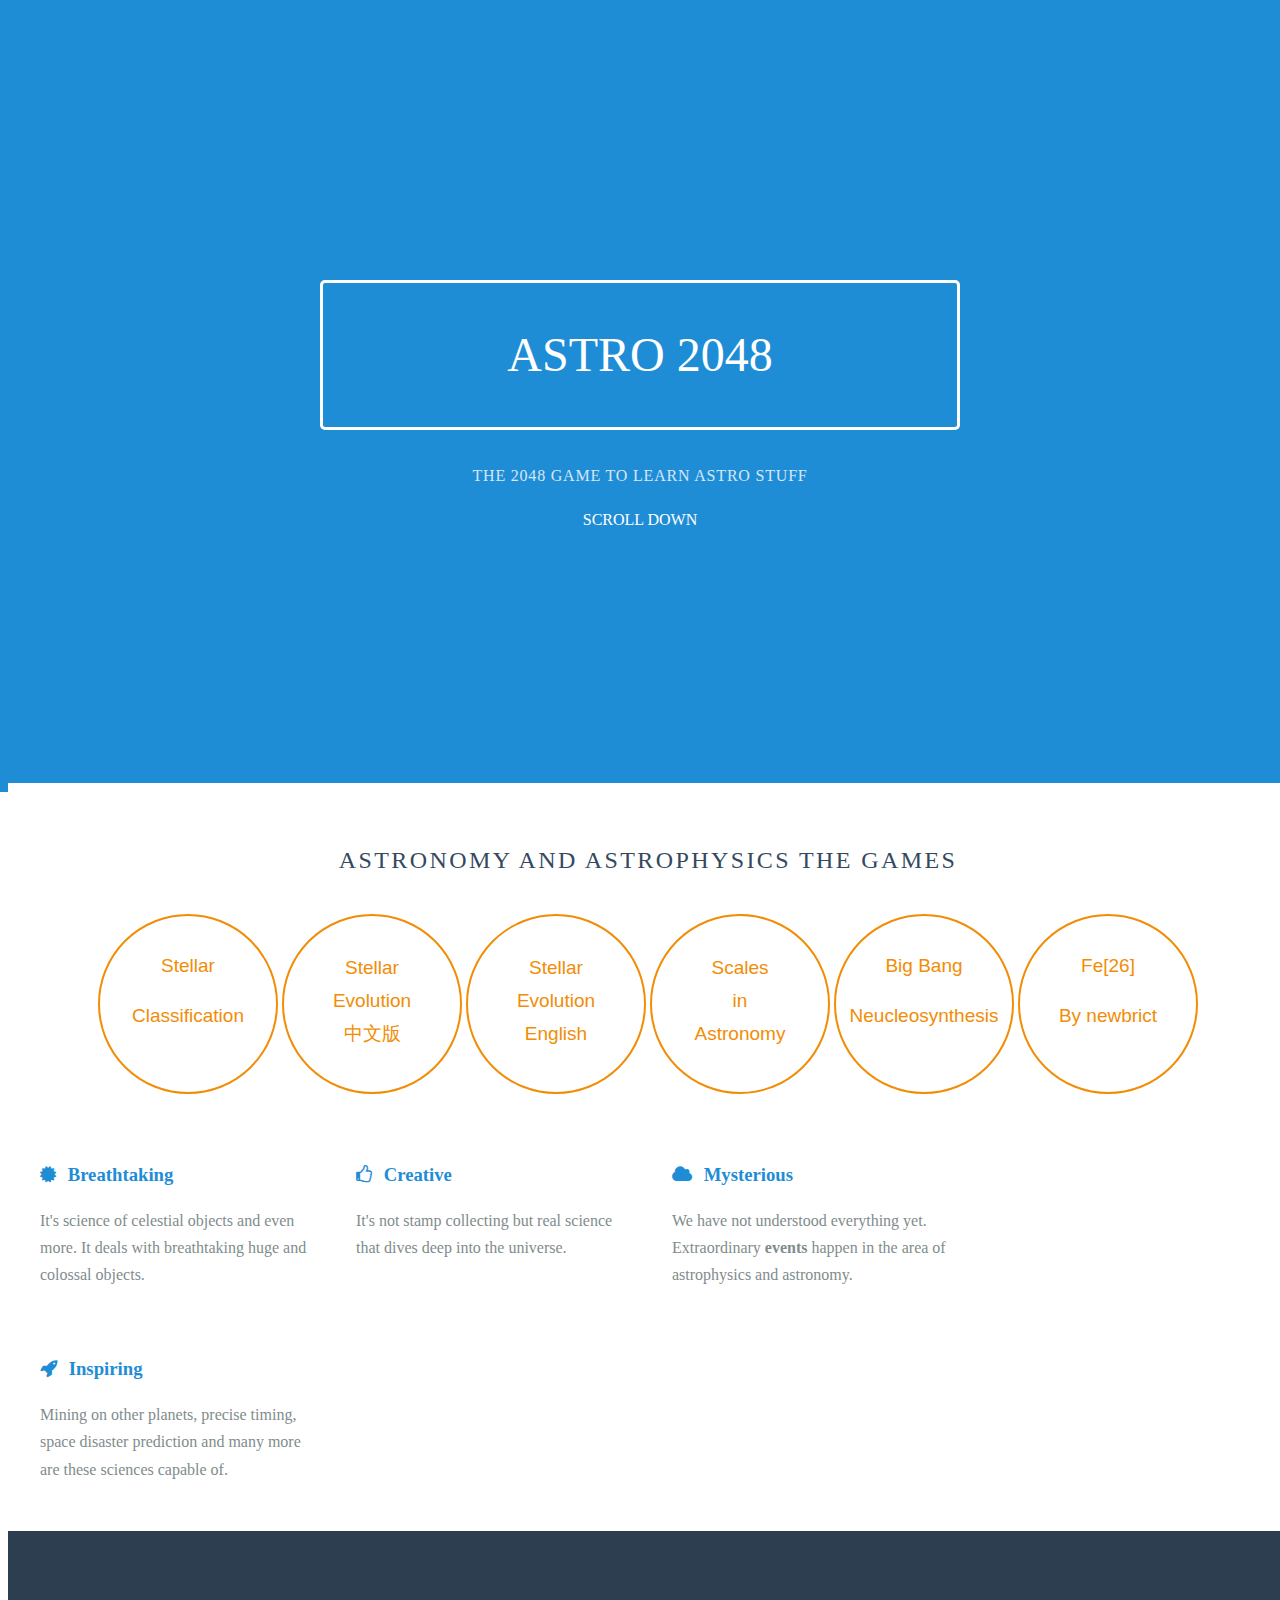
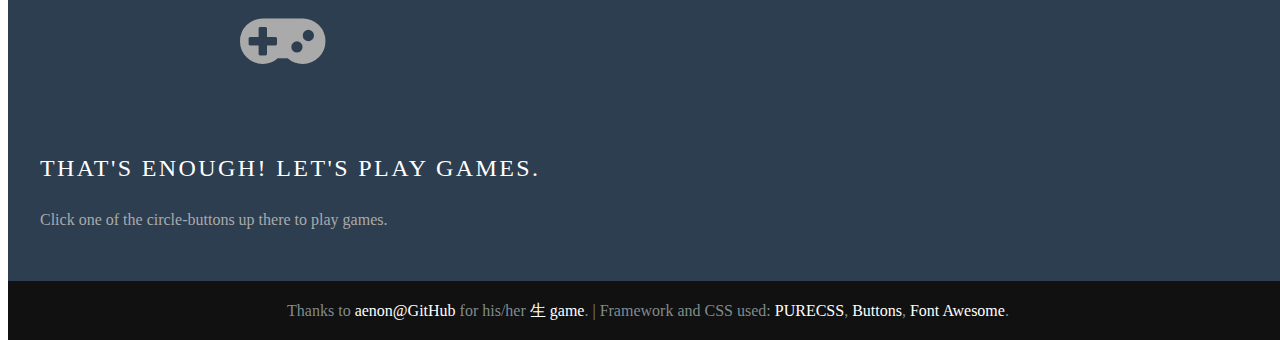
<file: index.html>
<!doctype html>
<html lang="en">
<head>
    <meta charset="utf-8">
<meta name="viewport" content="width=device-width, initial-scale=1.0">
<meta name="description" content="A list of 2048 games of astro kind">

    <title>Astro 2048 &ndash; 2048 Game</title>








<link rel="stylesheet" href="http://yui.yahooapis.com/pure/0.4.2/pure.css">

<link href="http://netdna.bootstrapcdn.com/font-awesome/4.0.3/css/font-awesome.css" rel="stylesheet">
<link rel="stylesheet" href="css/buttons.css">
<link rel="stylesheet" href="css/style.css">

    <!--[if lte IE 8]>
        <link rel="stylesheet" href="css/main-grid-old-ie.css">
    <![endif]-->
    <!--[if gt IE 8]><!-->
        <link rel="stylesheet" href="css/main-grid.css">
    <!--<![endif]-->



    <!--[if lte IE 8]>
        <link rel="stylesheet" href="css/layouts/marketing-old-ie.css">
    <![endif]-->
    <!--[if gt IE 8]><!-->
        <link rel="stylesheet" href="css/layouts/marketing.css">
    <!--<![endif]-->




<link rel="stylesheet" href="http://netdna.bootstrapcdn.com/font-awesome/4.0.3/css/font-awesome.css">








</head>
<body>









<div class="header">
    <div class="home-menu pure-menu pure-menu-open pure-menu-horizontal pure-menu-fixed">
        <a class="pure-menu-heading" >Astro 2048</a>

        <ul>
            <li class="pure-menu-selected"><a href="https://github.com/emptymalei/2048x"> <i class="fa fa-github">&nbsp; Source Code</i></a></li>
            <li class="pure-menu-selected"><a href="https://github.com/aenon/aenon.github.io" target="_blank"> <i class="fa fa-github">&nbsp; Aenon's 2048</i></a></li>
            <li class="pure-menu-selected"><a href="http://gabrielecirulli.github.io/2048/" target="_blank"> <i class="fa fa-github">&nbsp; The Original 2048</i></a></li>
        </ul>
    </div>
</div>

<div class="splash-container">
    <div class="splash">
        <h1 class="splash-head">Astro 2048</h1>
        <p class="splash-subhead">
            The 2048 Game to Learn Astro Stuff
        </p>
        <p>
            <span class="pure-button pure-button-primary">Scroll Down</span>
        </p>
    </div>
</div>

<div class="content-wrapper">
    <div class="content">
        <h2 class="content-head is-center">Astronomy and Astrophysics The Games</h2>


<div class="pure-u-g" style="text-align:center;padding:1em 0 2em 0;">

  <a href="stellarClassification/" class="button button-border-highlight button-circle two-lines">Stellar<br>Classification</a>
  <a href="stellarEvolution/index-cn.html" class="button button-border-highlight button-circle three-lines">Stellar<br>Evolution<br>中文版</a>
  <a href="stellarEvolution/index.html" class="button button-border-highlight button-circle three-lines">Stellar<br>Evolution<br>English</a>
  <a href="scalesInAstronomy/index.html" class="button button-border-highlight button-circle three-lines">Scales<br>in<br>Astronomy</a>
  <a href="nucleosynthesis/index.html" class="button button-border-highlight button-circle two-lines">Big Bang<br>Neucleosynthesis</a>
  <a href="http://newbrict.github.io/Fe26/" target="_blank" class="button button-border-highlight button-circle two-lines">Fe[26]<br>By newbrict</a>
</div>
        <div class="pure-g">




            <div class="l-box pure-u-1 pure-u-med-1-2 pure-u-lrg-1-4">

                <h3 class="content-subhead">
                    <i class="fa fa-certificate"></i>
                    Breathtaking
                </h3>
                <p>
                    It's science of celestial objects and even more. It deals with breathtaking huge and colossal objects.
                </p>
            </div>
            <div class="l-box pure-u-1 pure-u-med-1-2 pure-u-lrg-1-4">
                <h3 class="content-subhead">
                    <i class="fa fa-thumbs-o-up"></i>
                    Creative
                </h3>
                <p>
                    It's not stamp collecting but real science that dives deep into the universe.
                </p>
            </div>
            <div class="l-box pure-u-1 pure-u-med-1-2 pure-u-lrg-1-4">
                <h3 class="content-subhead">
                    <i class="fa fa-cloud"></i>
                    Mysterious
                </h3>
                <p>
                    We have not understood everything yet. Extraordinary <b>events</b> happen in the area of astrophysics and astronomy.
                </p>
            </div>
            <div class="l-box pure-u-1 pure-u-med-1-2 pure-u-lrg-1-4">
                <h3 class="content-subhead">
                    <i class="fa fa-rocket"></i>
                    Inspiring
                </h3>
                <p>
                    Mining on other planets, precise timing, space disaster prediction and many more are these sciences capable of.
                </p>
            </div>
        </div>
    </div>





    <div class="ribbon l-box-lrg pure-g">
        <div class="l-box-lrg is-center pure-u-1 pure-u-med-1-2 pure-u-lrg-2-5">
            <i class="fa fa-gamepad fa-5x"></i>
        </div>
        <div class="pure-u-1 pure-u-med-1-2 pure-u-lrg-3-5" >

            <h2 class="content-head content-head-ribbon">That's Enough! Let's Play Games.</h2>

            <p>
                Click one of the circle-buttons up there to play games.
            </p>


        </div>


    </div>




    <div class="footer l-box is-center">
        Thanks to <a href="https://github.com/aenon/" target="_blank">aenon@GitHub</a> for his/her <a href="https://github.com/aenon/aenon.github.io">生 game</a>. |  Framework and CSS used: <a href="purecss.io" target="_blank">PURECSS</a>, <a href="http://alexwolfe.github.io/Buttons/" target="_blank">Buttons</a>, <a href="fontawesome.io" target="_blank">Font Awesome</a>.
    </div>

</div>

<script src="http://yui.yahooapis.com/3.14.1/build/yui/yui.js"></script>
<script>
YUI().use('node-base', 'node-event-delegate', function (Y) {
    // This just makes sure that the href="#" attached to the <a> elements
    // don't scroll you back up the page.
    Y.one('body').delegate('click', function (e) {
        e.preventDefault();
    }, 'a[href="#"]');
});
</script>


<script>
  (function(i,s,o,g,r,a,m){i['GoogleAnalyticsObject']=r;i[r]=i[r]||function(){
  (i[r].q=i[r].q||[]).push(arguments)},i[r].l=1*new Date();a=s.createElement(o),
  m=s.getElementsByTagName(o)[0];a.async=1;a.src=g;m.parentNode.insertBefore(a,m)
  })(window,document,'script','//www.google-analytics.com/analytics.js','ga');

  ga('create', 'UA-49034078-3', 'emptymalei.github.io');
  ga('send', 'pageview');

</script>


</body>
</html>
</file>
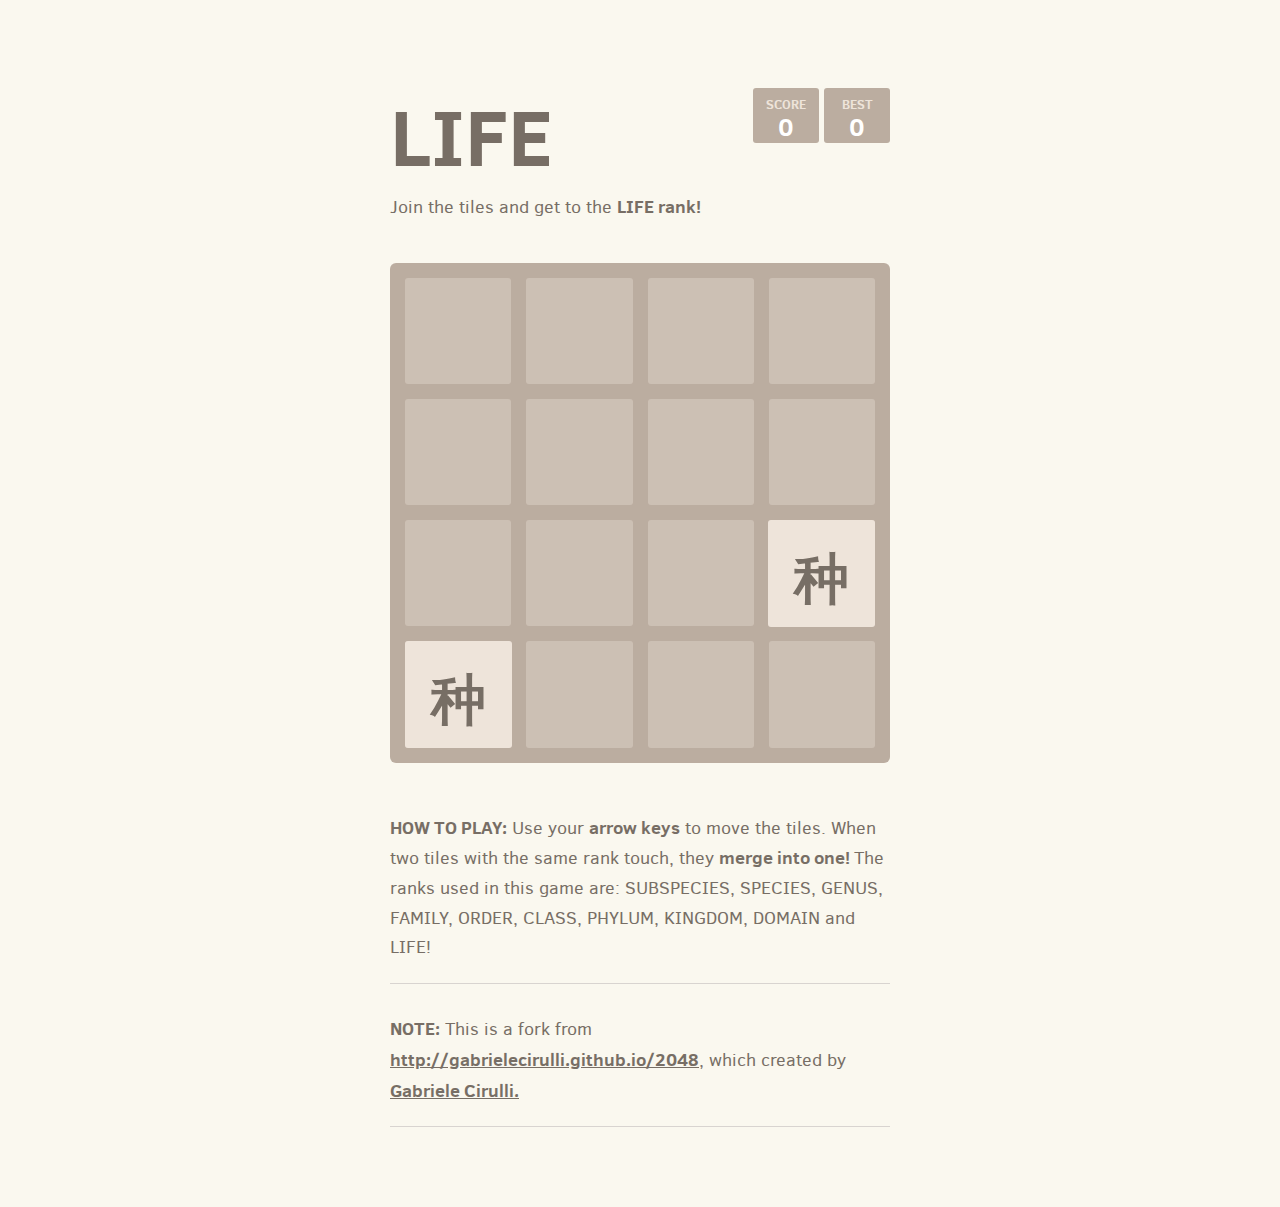
<file: life/index.html>
<!DOCTYPE html>
<html>
<head>
  <meta charset="utf-8">
  <title>life</title>

  <link href="style/main.css" rel="stylesheet" type="text/css">
  <link rel="shortcut icon" href="favicon.ico">
  <link rel="apple-touch-icon" href="meta/apple-touch-icon.png">
  <meta name="apple-mobile-web-app-capable" content="yes">

  <meta name="HandheldFriendly" content="True">
  <meta name="MobileOptimized" content="320">
  <meta name="viewport" content="width=device-width, target-densitydpi=160dpi, initial-scale=1.0, maximum-scale=1, user-scalable=no, minimal-ui">

  <meta property="og:title" content="life game"/>
  <meta property="og:site_name" content="life game"/>
</head>
<body>
  <div class="container">
    <div class="heading">
      <h1 class="title">LIFE</h1>
      <div class="scores-container">
        <div class="score-container">0</div>
        <div class="best-container">0</div>
      </div>
    </div>
    <p class="game-intro">Join the tiles and get to the <strong>LIFE rank!</strong></p>

    <div class="game-container">
      <div class="game-message">
        <p></p>
        <div class="lower">
          <a class="retry-button">Try again</a>
          <div class="score-sharing"></div>
        </div>
      </div>

      <div class="grid-container">
        <div class="grid-row">
          <div class="grid-cell"></div>
          <div class="grid-cell"></div>
          <div class="grid-cell"></div>
          <div class="grid-cell"></div>
        </div>
        <div class="grid-row">
          <div class="grid-cell"></div>
          <div class="grid-cell"></div>
          <div class="grid-cell"></div>
          <div class="grid-cell"></div>
        </div>
        <div class="grid-row">
          <div class="grid-cell"></div>
          <div class="grid-cell"></div>
          <div class="grid-cell"></div>
          <div class="grid-cell"></div>
        </div>
        <div class="grid-row">
          <div class="grid-cell"></div>
          <div class="grid-cell"></div>
          <div class="grid-cell"></div>
          <div class="grid-cell"></div>
        </div>
      </div>

      <div class="tile-container">

      </div>
    </div>

    <p class="game-explanation">
      <strong class="important">How to play:</strong> Use your <strong>arrow keys</strong> to move the tiles. When two tiles with the same rank touch, they <strong>merge into one! </strong>The ranks used in this game are: SUBSPECIES, SPECIES, GENUS, FAMILY, ORDER, CLASS, PHYLUM, KINGDOM, DOMAIN and LIFE!
    </p>
    <hr>
    <p>
    <strong class="important">Note:</strong> This is a fork from <a href="http://gabrielecirulli.github.io/2048">http://gabrielecirulli.github.io/2048</a>, which created by <a href="http://gabrielecirulli.com" target="_blank">Gabriele Cirulli.</a>    </p>
    <hr>
    <p>
    </p>
  </div>

  <script src="js/animframe_polyfill.js"></script>
  <script src="js/keyboard_input_manager.js"></script>
  <script src="js/html_actuator.js"></script>
  <script src="js/grid.js"></script>
  <script src="js/tile.js"></script>
  <script src="js/local_score_manager.js"></script>
  <script src="js/game_manager.js"></script>
  <script src="js/application.js"></script>




</body>
</html>
</file>
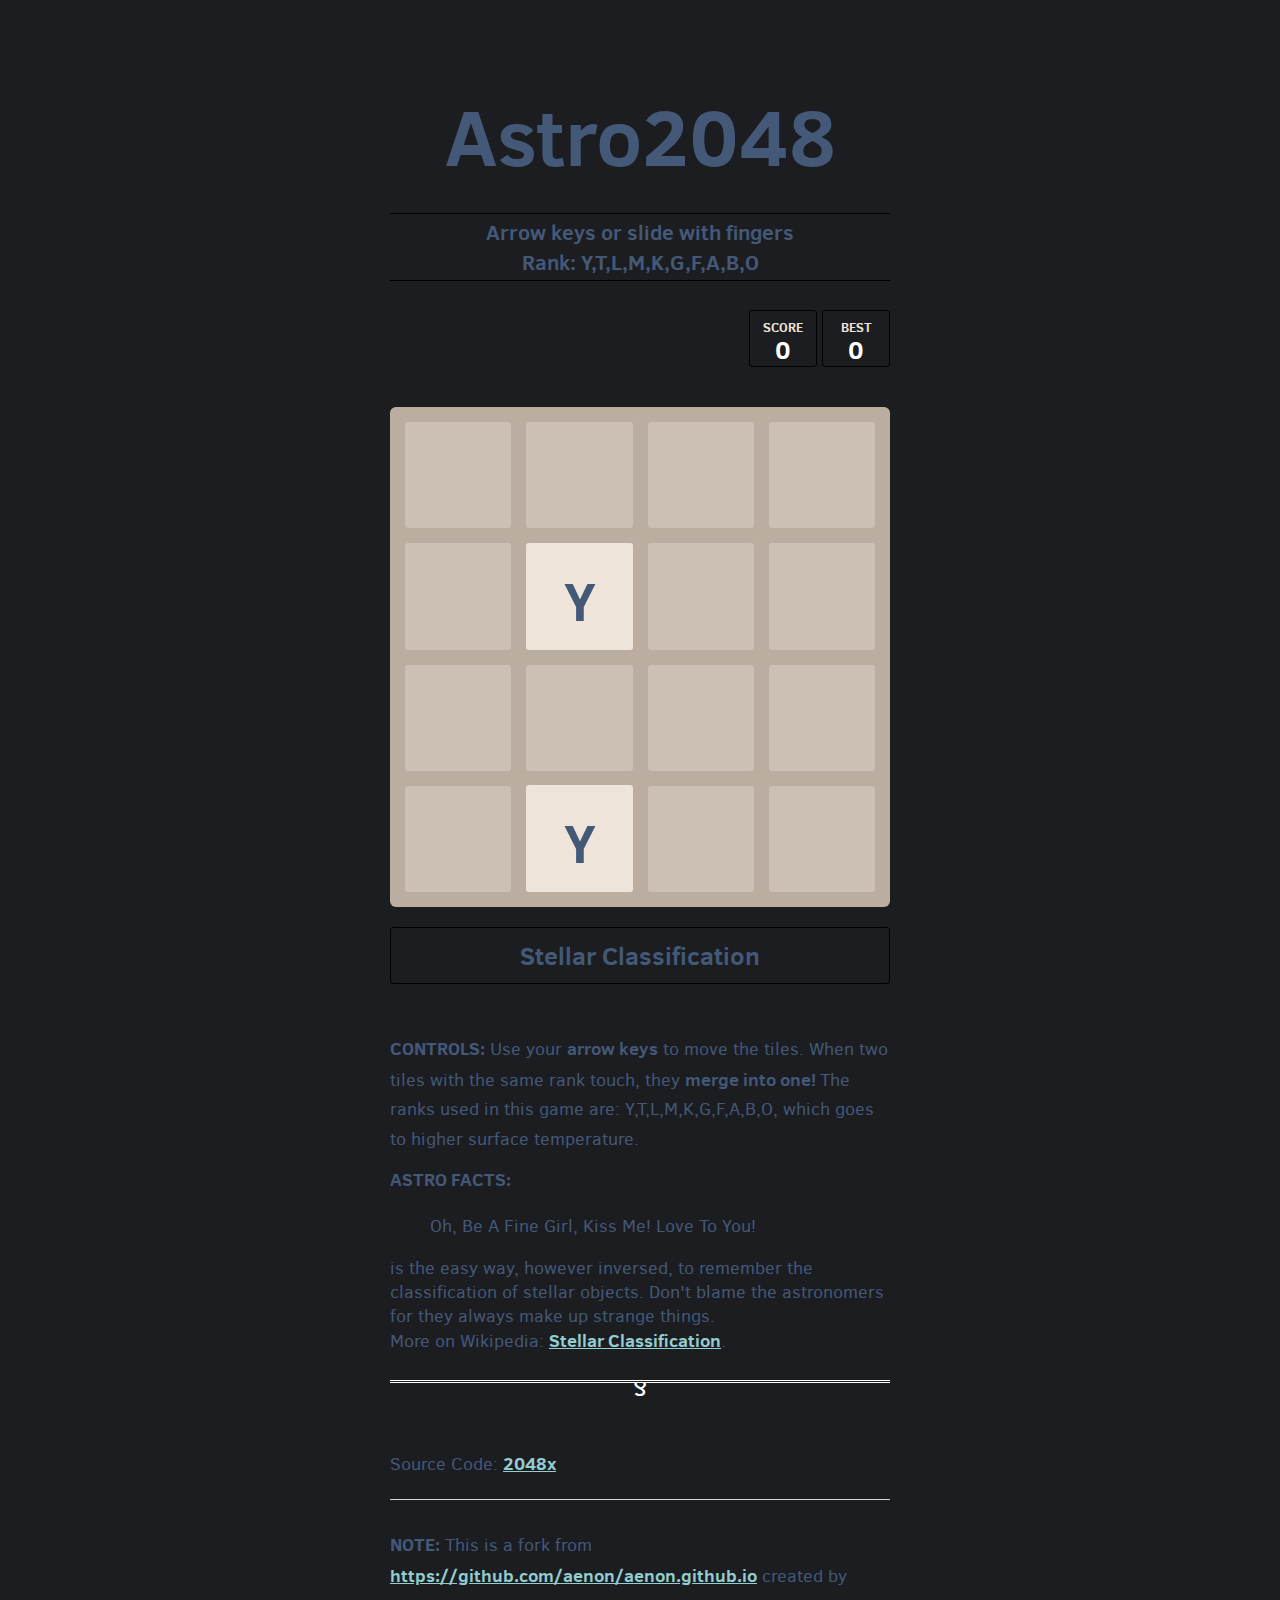
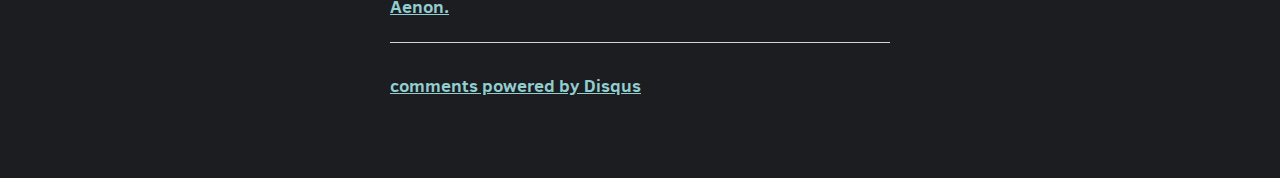
<file: stellarClassification/index.html>
<!DOCTYPE html>
<html>

<head>
  <meta charset="utf-8">
  <title>2048x</title>

  <link href="style/main.css" rel="stylesheet" type="text/css">
  <link rel="shortcut icon" href="favicon.ico">
  <link rel="apple-touch-icon" href="meta/apple-touch-icon.png">
  <meta name="apple-mobile-web-app-capable" content="yes">

  <meta name="HandheldFriendly" content="True">
  <meta name="MobileOptimized" content="320">
  <meta name="viewport" content="width=device-width, target-densitydpi=160dpi, initial-scale=1.0, maximum-scale=1, user-scalable=no, minimal-ui">

  <meta property="og:title" content="astro 2048 game" />
  <meta property="og:site_name" content="astro 2048 game" />
</head>

<body>
  <div class="container">
    <div class="heading">
      <h1 class="title">Astro2048</h1>
      <h3 class="game-intro"> Arrow keys or slide with fingers <br><strong>Rank: Y,T,L,M,K,G,F,A,B,O</strong>
      </h3>

      <div class="scores-container" >
        <div class="score-container" >0</div>
        <div class="best-container">0</div>
      </div>
    </div>


    <div class="game-container">
      <div class="game-message">
        <p></p>
        <div class="lower">
          <a class="keep-playing-button">Explore beyond ！</a>
          <a class="retry-button">Try again</a>
          <div class="score-sharing"></div>
        </div>
      </div>

      <div class="grid-container">
        <div class="grid-row">
          <div class="grid-cell"></div>
          <div class="grid-cell"></div>
          <div class="grid-cell"></div>
          <div class="grid-cell"></div>
        </div>
        <div class="grid-row">
          <div class="grid-cell"></div>
          <div class="grid-cell"></div>
          <div class="grid-cell"></div>
          <div class="grid-cell"></div>
        </div>
        <div class="grid-row">
          <div class="grid-cell"></div>
          <div class="grid-cell"></div>
          <div class="grid-cell"></div>
          <div class="grid-cell"></div>
        </div>
        <div class="grid-row">
          <div class="grid-cell"></div>
          <div class="grid-cell"></div>
          <div class="grid-cell"></div>
          <div class="grid-cell"></div>
        </div>
      </div>

      <div class="tile-container">

      </div>
    </div>

<div class="names-container">
<div class="game-name">Stellar Classification
</div>
</div>
<div class="game-explanation">
    <p >
      <strong class="important">Controls:</strong> Use your <strong>arrow keys</strong> to move the tiles. When two tiles with the same rank touch, they <strong>merge into one! </strong>The ranks used in this game are: Y,T,L,M,K,G,F,A,B,O, which goes to higher surface temperature.
    </p>
<p>
  <strong class="important">Astro Facts:</strong> <blockquote>Oh, Be A Fine Girl, Kiss Me! Love To You! </blockquote> is the easy way, however inversed, to remember the classification of stellar objects. Don't blame the astronomers for they always make up strange things.
  <br>
  More on Wikipedia: <a href="https://en.wikipedia.org/wiki/Stellar_classification" target="_blank">Stellar Classification</a>.
</p>

    <hr class="section">
    <p>
      Source Code: <a href="https://github.com/emptymalei/2048x">2048x</a>
    </p>
    <hr>
    <p>
      <strong class="important">Note:</strong> This is a fork from <a href="https://github.com/aenon/aenon.github.io">https://github.com/aenon/aenon.github.io</a> created by <a href="https://aenon.github.io" target="_blank">Aenon.</a>
    </p>

<hr>
<!-- Comments -->
<div>
  <div id="disqus_thread"></div>
  <script type="text/javascript">
    /* * * CONFIGURATION VARIABLES: EDIT BEFORE PASTING INTO YOUR WEBPAGE * * */
    var disqus_shortname = '2048x'; // required: replace example with your forum shortname

    /* * * DON'T EDIT BELOW THIS LINE * * */
    (function() {
      var dsq = document.createElement('script');
      dsq.type = 'text/javascript';
      dsq.async = true;
      dsq.src = '//' + disqus_shortname + '.disqus.com/embed.js';
      (document.getElementsByTagName('head')[0] || document.getElementsByTagName('body')[0]).appendChild(dsq);
    })();
  </script>
  <noscript>Please enable JavaScript to view the <a href="http://disqus.com/?ref_noscript">comments powered by Disqus.</a>
  </noscript>
  <a href="http://disqus.com" class="dsq-brlink">comments powered by <span class="logo-disqus">Disqus</span></a>
</div>

  </div>
  </div>

  <script src="js/animframe_polyfill.js"></script>
  <script src="js/keyboard_input_manager.js"></script>
  <script src="js/html_actuator.js"></script>
  <script src="js/grid.js"></script>
  <script src="js/tile.js"></script>
  <script src="js/local_score_manager.js"></script>
  <script src="js/game_manager.js"></script>
  <script src="js/application.js"></script>






</body>

</html>
</file>
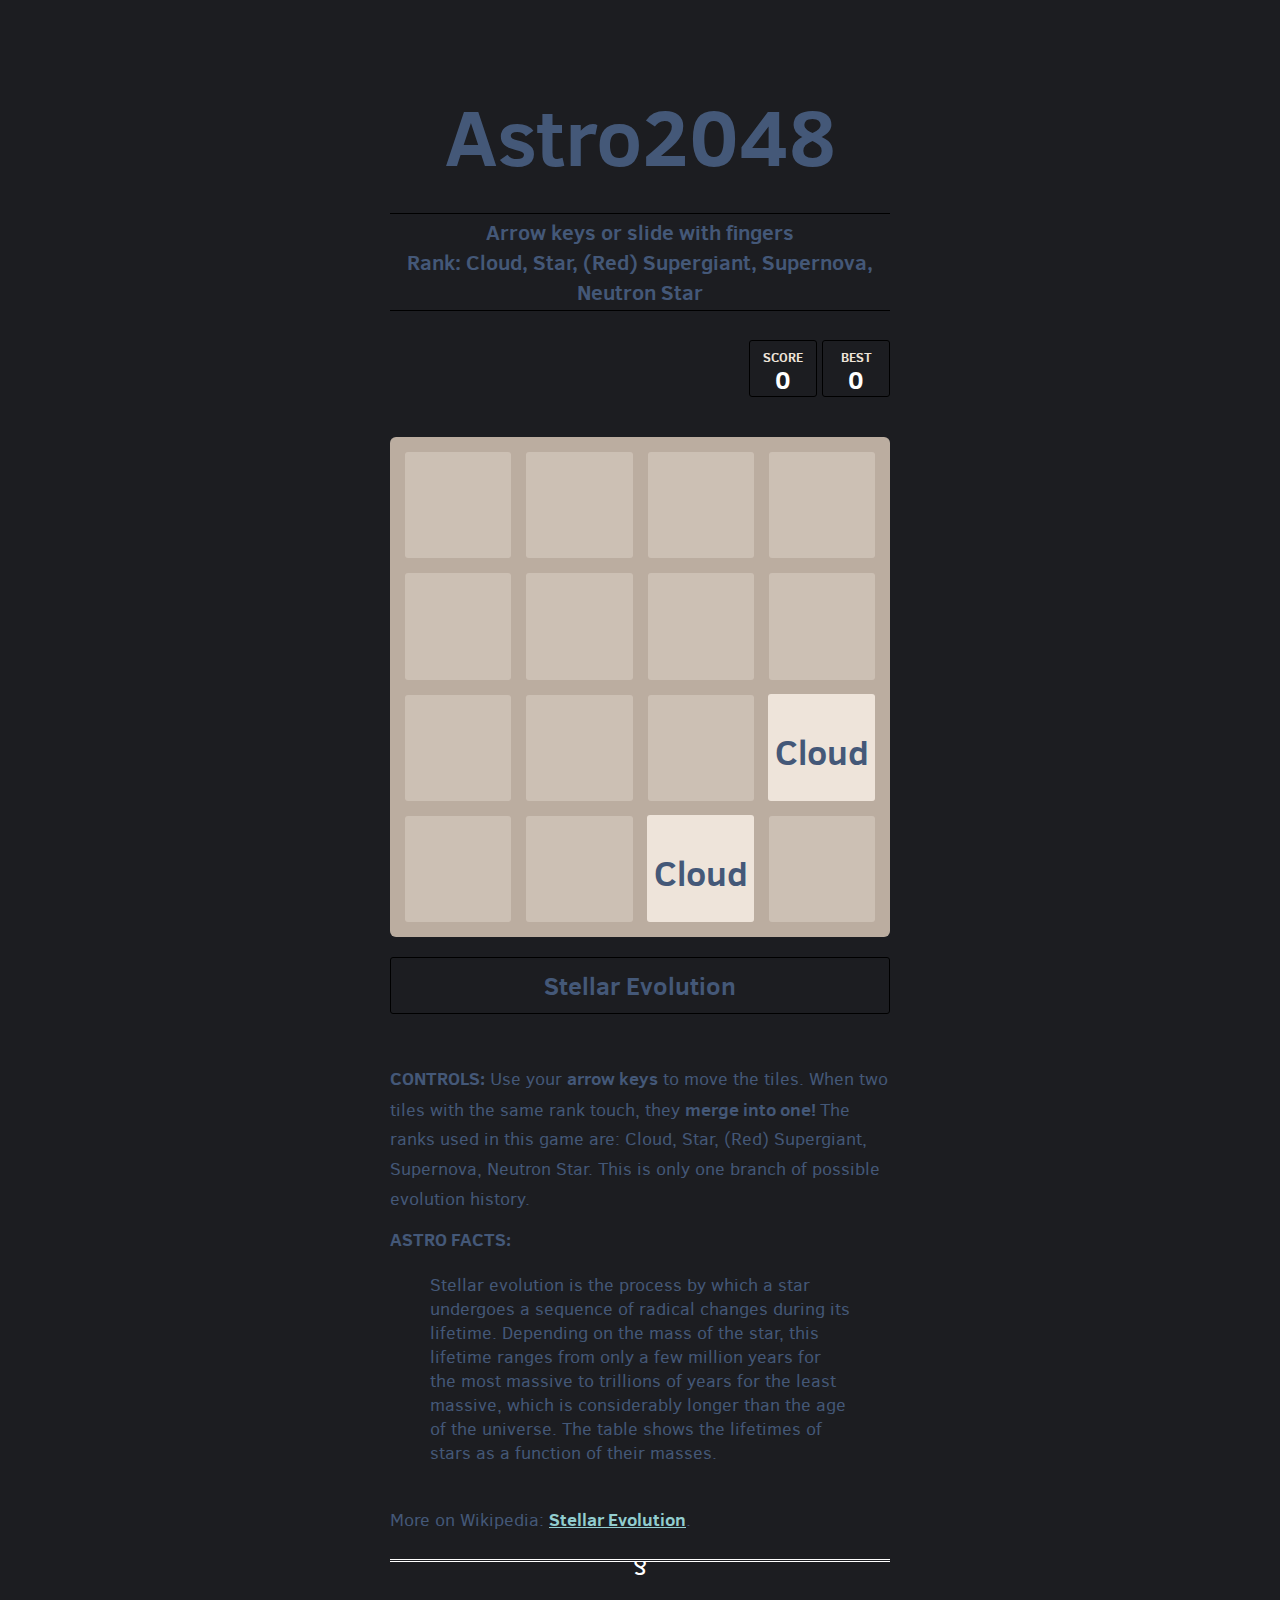
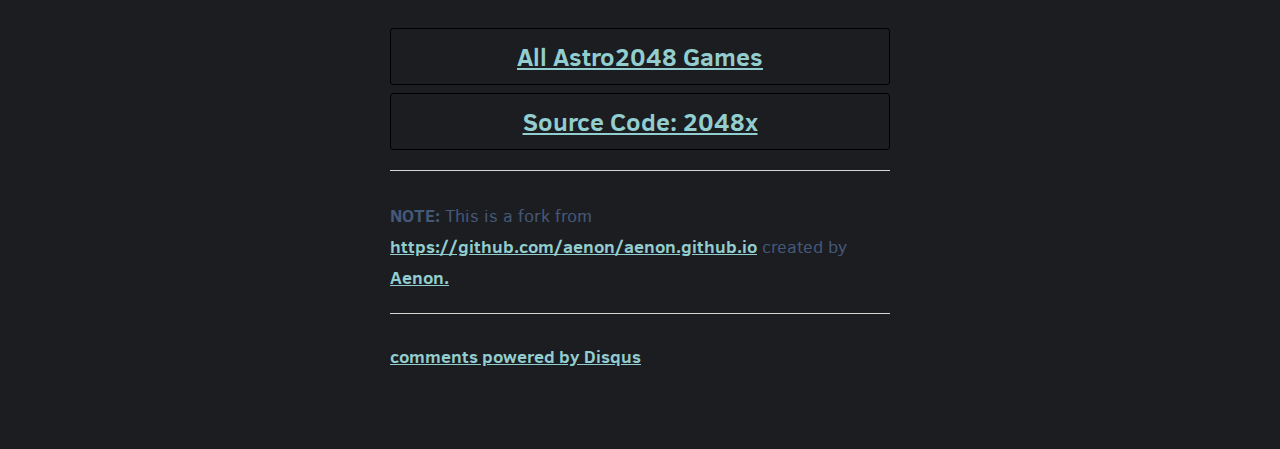
<file: stellarEvolution/index.html>
<!DOCTYPE html>
<html>

<head>
  <meta charset="utf-8">
  <title>Stellar Evolution &ndash; 2048x</title>

  <link href="style/main-en.css" rel="stylesheet" type="text/css">
  <link rel="shortcut icon" href="../favicon.ico">
  <link rel="apple-touch-icon" href="meta/apple-touch-icon.png">
  <meta name="apple-mobile-web-app-capable" content="yes">

  <meta name="HandheldFriendly" content="True">
  <meta name="MobileOptimized" content="320">
  <meta name="viewport" content="width=device-width, target-densitydpi=160dpi, initial-scale=1.0, maximum-scale=1, user-scalable=no, minimal-ui">

  <meta property="og:title" content="Stellar Evolution &ndsah; astro 2048 game" />
  <meta property="og:site_name" content="Astro 2048 game" />
</head>

<body>
  <div class="container">
    <div class="heading">
      <h1 class="title">Astro2048</h1>
      <h3 class="game-intro"> Arrow keys or slide with fingers <br><strong>Rank: Cloud, Star, (Red) Supergiant, Supernova, Neutron Star</strong>
      </h3>

      <div class="scores-container" >
        <div class="score-container" >0</div>
        <div class="best-container">0</div>
      </div>
    </div>


    <div class="game-container">
      <div class="game-message">
        <p></p>
        <div class="lower">
          <a class="keep-playing-button">Explore beyond ！</a>
          <a class="retry-button">Try again</a>
          <div class="score-sharing"></div>
        </div>
      </div>

      <div class="grid-container">
        <div class="grid-row">
          <div class="grid-cell"></div>
          <div class="grid-cell"></div>
          <div class="grid-cell"></div>
          <div class="grid-cell"></div>
        </div>
        <div class="grid-row">
          <div class="grid-cell"></div>
          <div class="grid-cell"></div>
          <div class="grid-cell"></div>
          <div class="grid-cell"></div>
        </div>
        <div class="grid-row">
          <div class="grid-cell"></div>
          <div class="grid-cell"></div>
          <div class="grid-cell"></div>
          <div class="grid-cell"></div>
        </div>
        <div class="grid-row">
          <div class="grid-cell"></div>
          <div class="grid-cell"></div>
          <div class="grid-cell"></div>
          <div class="grid-cell"></div>
        </div>
      </div>

      <div class="tile-container">

      </div>
    </div>

<div class="names-container">
<div class="game-name">Stellar Evolution
</div>
</div>
<div class="game-explanation">
    <p >
      <strong class="important">Controls:</strong> Use your <strong>arrow keys</strong> to move the tiles. When two tiles with the same rank touch, they <strong>merge into one! </strong>The ranks used in this game are: Cloud, Star, (Red) Supergiant, Supernova, Neutron Star. This is only one branch of possible evolution history.
    </p>
<p>
  <strong class="important">Astro Facts:</strong> <blockquote>Stellar evolution is the process by which a star undergoes a sequence of radical changes during its lifetime. Depending on the mass of the star, this lifetime ranges from only a few million years for the most massive to trillions of years for the least massive, which is considerably longer than the age of the universe. The table shows the lifetimes of stars as a function of their masses.</blockquote>
  <br>
  More on Wikipedia: <a href="https://en.wikipedia.org/wiki/Stellar_evolution" target="_blank">Stellar Evolution</a>.
</p>

    <hr class="section">
<div class="names-container">
<div class="game-name"><a href="../index.html">All Astro2048 Games</a>
</div>
<div class="game-name">
<a href="https://github.com/emptymalei/2048x">Source Code: 2048x</a>
</div>
</div>
    <hr>
    <p>
      <strong class="important">Note:</strong> This is a fork from <a href="https://github.com/aenon/aenon.github.io">https://github.com/aenon/aenon.github.io</a> created by <a href="https://aenon.github.io" target="_blank">Aenon.</a>
    </p>

<hr>
<!-- Comments -->
<div>
  <div id="disqus_thread"></div>
  <script type="text/javascript">
    /* * * CONFIGURATION VARIABLES: EDIT BEFORE PASTING INTO YOUR WEBPAGE * * */
    var disqus_shortname = '2048x'; // required: replace example with your forum shortname

    /* * * DON'T EDIT BELOW THIS LINE * * */
    (function() {
      var dsq = document.createElement('script');
      dsq.type = 'text/javascript';
      dsq.async = true;
      dsq.src = '//' + disqus_shortname + '.disqus.com/embed.js';
      (document.getElementsByTagName('head')[0] || document.getElementsByTagName('body')[0]).appendChild(dsq);
    })();
  </script>
  <noscript>Please enable JavaScript to view the <a href="http://disqus.com/?ref_noscript">comments powered by Disqus.</a>
  </noscript>
  <a href="http://disqus.com" class="dsq-brlink">comments powered by <span class="logo-disqus">Disqus</span></a>
</div>

  </div>
  </div>

  <script src="js/animframe_polyfill.js"></script>
  <script src="js/keyboard_input_manager.js"></script>
  <script src="js/html_actuator.js"></script>
  <script src="js/grid.js"></script>
  <script src="js/tile.js"></script>
  <script src="js/local_score_manager.js"></script>
  <script src="js/game_manager.js"></script>
  <script src="js/application.js"></script>



<script>
  (function(i,s,o,g,r,a,m){i['GoogleAnalyticsObject']=r;i[r]=i[r]||function(){
  (i[r].q=i[r].q||[]).push(arguments)},i[r].l=1*new Date();a=s.createElement(o),
  m=s.getElementsByTagName(o)[0];a.async=1;a.src=g;m.parentNode.insertBefore(a,m)
  })(window,document,'script','//www.google-analytics.com/analytics.js','ga');

  ga('create', 'UA-49034078-3', 'emptymalei.github.io');
  ga('send', 'pageview');

</script>


</body>

</html>
</file>
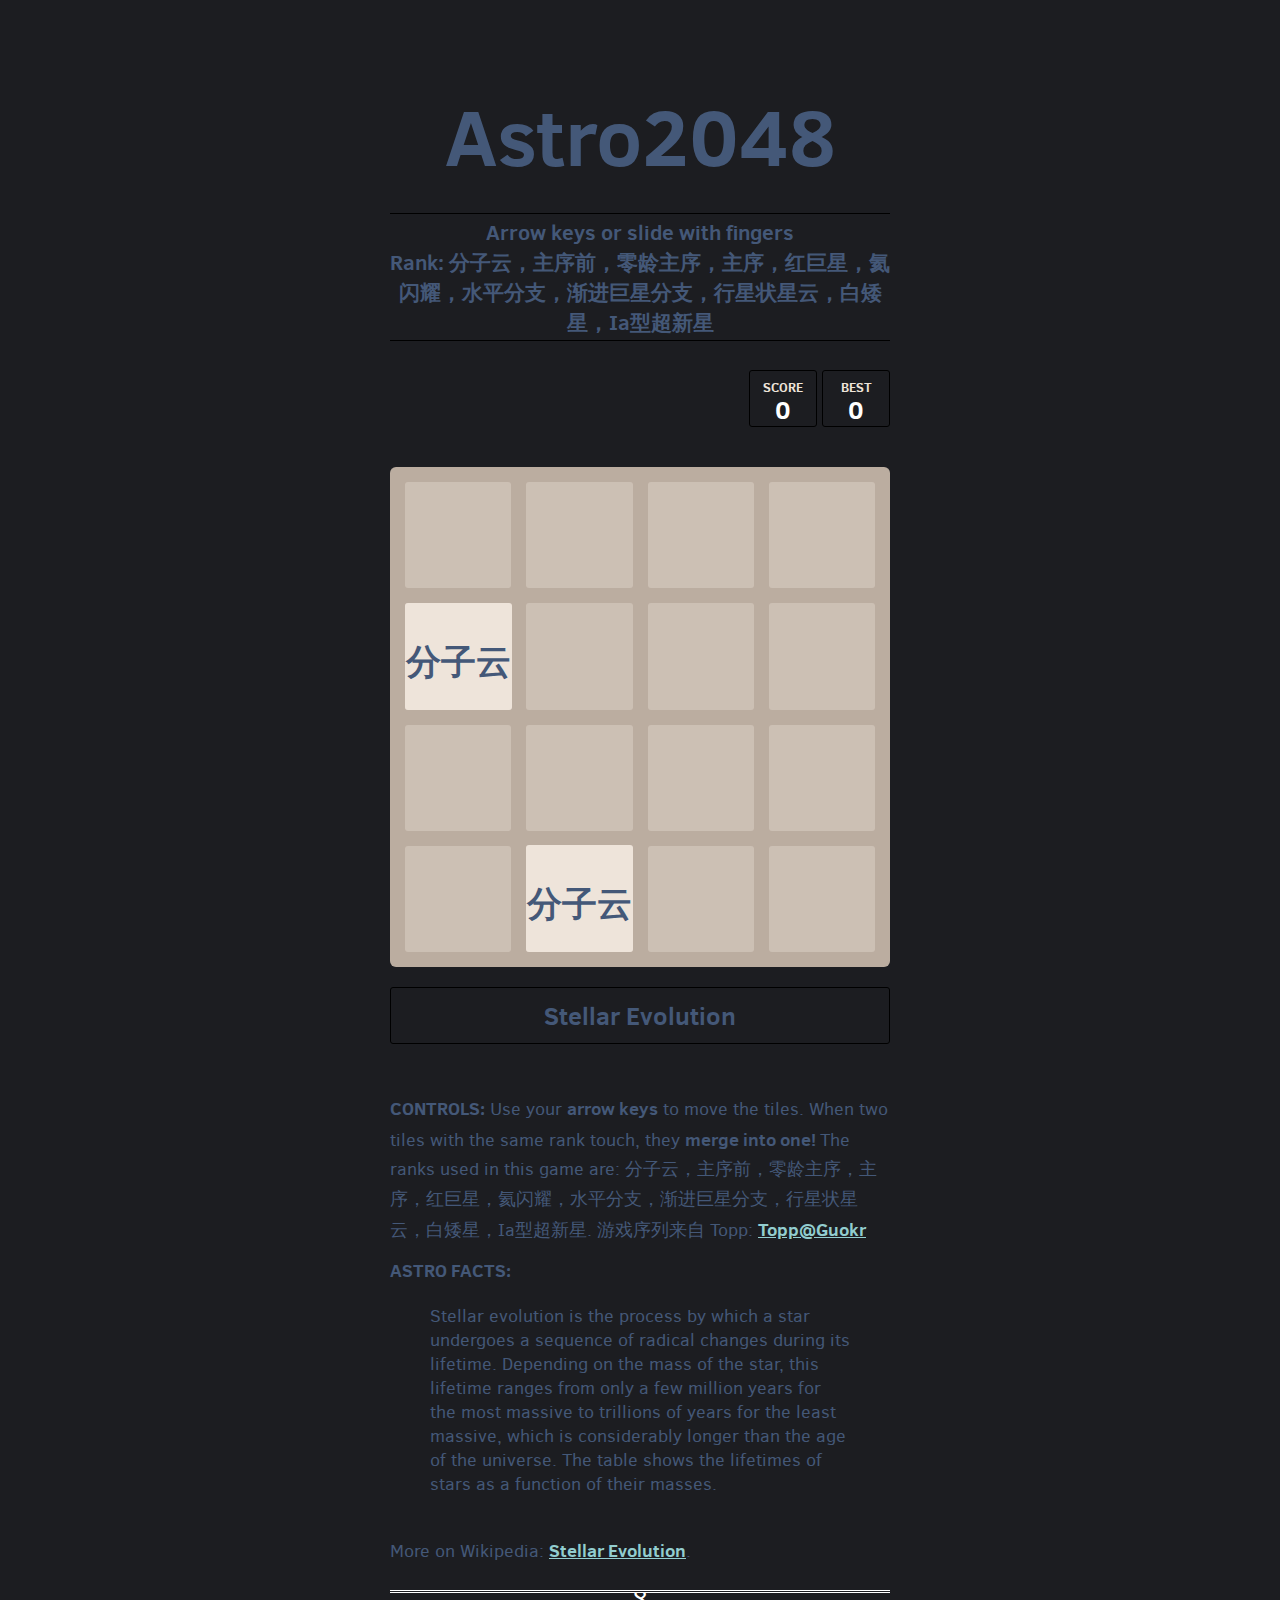
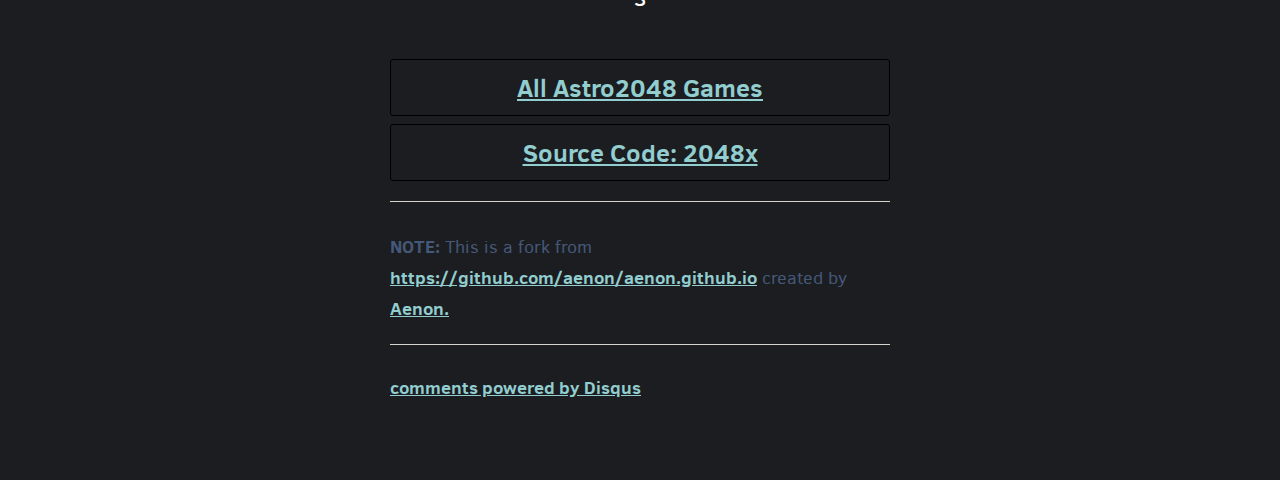
<file: stellarEvolution/index-cn.html>
<!DOCTYPE html>
<html>

<head>
  <meta charset="utf-8">
  <title>Stellar Evolution &ndash; Chinese &ndash; Astro2048</title>

  <link href="style/main-cn.css" rel="stylesheet" type="text/css">
  <link rel="shortcut icon" href="../favicon.ico">
  <link rel="apple-touch-icon" href="meta/apple-touch-icon.png">
  <meta name="apple-mobile-web-app-capable" content="yes">

  <meta name="HandheldFriendly" content="True">
  <meta name="MobileOptimized" content="320">
  <meta name="viewport" content="width=device-width, target-densitydpi=160dpi, initial-scale=1.0, maximum-scale=1, user-scalable=no, minimal-ui">

  <meta property="og:title" content="Stellar Evolution &ndsah; astro 2048 game" />
  <meta property="og:site_name" content="Astro 2048 game" />
</head>

<body>
  <div class="container">
    <div class="heading">
      <h1 class="title">Astro2048</h1>
      <h3 class="game-intro"> Arrow keys or slide with fingers <br><strong>Rank: 分子云，主序前，零龄主序，主序，红巨星，氦闪耀，水平分支，渐进巨星分支，行星状星云，白矮星，Ia型超新星</strong>
      </h3>

      <div class="scores-container" >
        <div class="score-container" >0</div>
        <div class="best-container">0</div>
      </div>
    </div>


    <div class="game-container">
      <div class="game-message">
        <p></p>
        <div class="lower">
          <a class="keep-playing-button">Explore beyond ！</a>
          <a class="retry-button">Try again</a>
          <div class="score-sharing"></div>
        </div>
      </div>

      <div class="grid-container">
        <div class="grid-row">
          <div class="grid-cell"></div>
          <div class="grid-cell"></div>
          <div class="grid-cell"></div>
          <div class="grid-cell"></div>
        </div>
        <div class="grid-row">
          <div class="grid-cell"></div>
          <div class="grid-cell"></div>
          <div class="grid-cell"></div>
          <div class="grid-cell"></div>
        </div>
        <div class="grid-row">
          <div class="grid-cell"></div>
          <div class="grid-cell"></div>
          <div class="grid-cell"></div>
          <div class="grid-cell"></div>
        </div>
        <div class="grid-row">
          <div class="grid-cell"></div>
          <div class="grid-cell"></div>
          <div class="grid-cell"></div>
          <div class="grid-cell"></div>
        </div>
      </div>

      <div class="tile-container">

      </div>
    </div>

<div class="names-container">
<div class="game-name">Stellar Evolution
</div>
</div>
<div class="game-explanation">
    <p >
      <strong class="important">Controls:</strong> Use your <strong>arrow keys</strong> to move the tiles. When two tiles with the same rank touch, they <strong>merge into one! </strong>The ranks used in this game are: 分子云，主序前，零龄主序，主序，红巨星，氦闪耀，水平分支，渐进巨星分支，行星状星云，白矮星，Ia型超新星. 游戏序列来自 Topp: <a href="http://www.guokr.com/i/1652077699/" target="_blank">Topp@Guokr</a><p>
  <strong class="important">Astro Facts:</strong> <blockquote>Stellar evolution is the process by which a star undergoes a sequence of radical changes during its lifetime. Depending on the mass of the star, this lifetime ranges from only a few million years for the most massive to trillions of years for the least massive, which is considerably longer than the age of the universe. The table shows the lifetimes of stars as a function of their masses.</blockquote>
  <br>
  More on Wikipedia: <a href="https://en.wikipedia.org/wiki/Stellar_evolution" target="_blank">Stellar Evolution</a>.
</p>

    <hr class="section">
<div class="names-container">
<div class="game-name"><a href="../index.html">All Astro2048 Games</a>
</div>
<div class="game-name">
<a href="https://github.com/emptymalei/2048x">Source Code: 2048x</a>
</div>
</div>
    <hr>
    <p>
      <strong class="important">Note:</strong> This is a fork from <a href="https://github.com/aenon/aenon.github.io">https://github.com/aenon/aenon.github.io</a> created by <a href="https://aenon.github.io" target="_blank">Aenon.</a>
    </p>

<hr>
<!-- Comments -->
<div>
  <div id="disqus_thread"></div>
  <script type="text/javascript">
    /* * * CONFIGURATION VARIABLES: EDIT BEFORE PASTING INTO YOUR WEBPAGE * * */
    var disqus_shortname = '2048x'; // required: replace example with your forum shortname

    /* * * DON'T EDIT BELOW THIS LINE * * */
    (function() {
      var dsq = document.createElement('script');
      dsq.type = 'text/javascript';
      dsq.async = true;
      dsq.src = '//' + disqus_shortname + '.disqus.com/embed.js';
      (document.getElementsByTagName('head')[0] || document.getElementsByTagName('body')[0]).appendChild(dsq);
    })();
  </script>
  <noscript>Please enable JavaScript to view the <a href="http://disqus.com/?ref_noscript">comments powered by Disqus.</a>
  </noscript>
  <a href="http://disqus.com" class="dsq-brlink">comments powered by <span class="logo-disqus">Disqus</span></a>
</div>

  </div>
  </div>

  <script src="js/animframe_polyfill.js"></script>
  <script src="js/keyboard_input_manager.js"></script>
  <script src="js/html_actuator-cn.js"></script>
  <script src="js/grid.js"></script>
  <script src="js/tile.js"></script>
  <script src="js/local_score_manager.js"></script>
  <script src="js/game_manager-cn.js"></script>
  <script src="js/application.js"></script>




<script>
  (function(i,s,o,g,r,a,m){i['GoogleAnalyticsObject']=r;i[r]=i[r]||function(){
  (i[r].q=i[r].q||[]).push(arguments)},i[r].l=1*new Date();a=s.createElement(o),
  m=s.getElementsByTagName(o)[0];a.async=1;a.src=g;m.parentNode.insertBefore(a,m)
  })(window,document,'script','//www.google-analytics.com/analytics.js','ga');

  ga('create', 'UA-49034078-3', 'emptymalei.github.io');
  ga('send', 'pageview');

</script>

</body>

</html>
</file>
<file: css/buttons.css>
@-webkit-keyframes glowing {
  /* line 11, ../scss/partials/_glow.scss */
  from {
    -webkit-box-shadow: 0px 0px 0px rgba(44, 154, 219, 0.3), 0px 1px 2px rgba(0, 0, 0, 0.2);
    -moz-box-shadow: 0px 0px 0px rgba(44, 154, 219, 0.3), 0px 1px 2px rgba(0, 0, 0, 0.2);
    box-shadow: 0px 0px 0px rgba(44, 154, 219, 0.3), 0px 1px 2px rgba(0, 0, 0, 0.2); }

  /* line 12, ../scss/partials/_glow.scss */
  50% {
    -webkit-box-shadow: 0px 0px 16px rgba(44, 154, 219, 0.8), 0px 1px 2px rgba(0, 0, 0, 0.2);
    -moz-box-shadow: 0px 0px 16px rgba(44, 154, 219, 0.8), 0px 1px 2px rgba(0, 0, 0, 0.2);
    box-shadow: 0px 0px 16px rgba(44, 154, 219, 0.8), 0px 1px 2px rgba(0, 0, 0, 0.2); }

  /* line 13, ../scss/partials/_glow.scss */
  to {
    -webkit-box-shadow: 0px 0px 0px rgba(44, 154, 219, 0.3), 0px 1px 2px rgba(0, 0, 0, 0.2);
    -moz-box-shadow: 0px 0px 0px rgba(44, 154, 219, 0.3), 0px 1px 2px rgba(0, 0, 0, 0.2);
    box-shadow: 0px 0px 0px rgba(44, 154, 219, 0.3), 0px 1px 2px rgba(0, 0, 0, 0.2); } }

@-moz-keyframes glowing {
  /* line 17, ../scss/partials/_glow.scss */
  from {
    -webkit-box-shadow: 0px 0px 0px rgba(44, 154, 219, 0.3), 0px 1px 2px rgba(0, 0, 0, 0.2);
    -moz-box-shadow: 0px 0px 0px rgba(44, 154, 219, 0.3), 0px 1px 2px rgba(0, 0, 0, 0.2);
    box-shadow: 0px 0px 0px rgba(44, 154, 219, 0.3), 0px 1px 2px rgba(0, 0, 0, 0.2); }

  /* line 18, ../scss/partials/_glow.scss */
  50% {
    -webkit-box-shadow: 0px 0px 16px rgba(44, 154, 219, 0.8), 0px 1px 2px rgba(0, 0, 0, 0.2);
    -moz-box-shadow: 0px 0px 16px rgba(44, 154, 219, 0.8), 0px 1px 2px rgba(0, 0, 0, 0.2);
    box-shadow: 0px 0px 16px rgba(44, 154, 219, 0.8), 0px 1px 2px rgba(0, 0, 0, 0.2); }

  /* line 19, ../scss/partials/_glow.scss */
  to {
    -webkit-box-shadow: 0px 0px 0px rgba(44, 154, 219, 0.3), 0px 1px 2px rgba(0, 0, 0, 0.2);
    -moz-box-shadow: 0px 0px 0px rgba(44, 154, 219, 0.3), 0px 1px 2px rgba(0, 0, 0, 0.2);
    box-shadow: 0px 0px 0px rgba(44, 154, 219, 0.3), 0px 1px 2px rgba(0, 0, 0, 0.2); } }

@-o-keyframes glowing {
  /* line 23, ../scss/partials/_glow.scss */
  from {
    -webkit-box-shadow: 0px 0px 0px rgba(44, 154, 219, 0.3), 0px 1px 2px rgba(0, 0, 0, 0.2);
    -moz-box-shadow: 0px 0px 0px rgba(44, 154, 219, 0.3), 0px 1px 2px rgba(0, 0, 0, 0.2);
    box-shadow: 0px 0px 0px rgba(44, 154, 219, 0.3), 0px 1px 2px rgba(0, 0, 0, 0.2); }

  /* line 24, ../scss/partials/_glow.scss */
  50% {
    -webkit-box-shadow: 0px 0px 16px rgba(44, 154, 219, 0.8), 0px 1px 2px rgba(0, 0, 0, 0.2);
    -moz-box-shadow: 0px 0px 16px rgba(44, 154, 219, 0.8), 0px 1px 2px rgba(0, 0, 0, 0.2);
    box-shadow: 0px 0px 16px rgba(44, 154, 219, 0.8), 0px 1px 2px rgba(0, 0, 0, 0.2); }

  /* line 25, ../scss/partials/_glow.scss */
  to {
    -webkit-box-shadow: 0px 0px 0px rgba(44, 154, 219, 0.3), 0px 1px 2px rgba(0, 0, 0, 0.2);
    -moz-box-shadow: 0px 0px 0px rgba(44, 154, 219, 0.3), 0px 1px 2px rgba(0, 0, 0, 0.2);
    box-shadow: 0px 0px 0px rgba(44, 154, 219, 0.3), 0px 1px 2px rgba(0, 0, 0, 0.2); } }

@keyframes glowing {
  /* line 29, ../scss/partials/_glow.scss */
  from {
    -webkit-box-shadow: 0px 0px 0px rgba(44, 154, 219, 0.3), 0px 1px 2px rgba(0, 0, 0, 0.2);
    -moz-box-shadow: 0px 0px 0px rgba(44, 154, 219, 0.3), 0px 1px 2px rgba(0, 0, 0, 0.2);
    box-shadow: 0px 0px 0px rgba(44, 154, 219, 0.3), 0px 1px 2px rgba(0, 0, 0, 0.2); }

  /* line 30, ../scss/partials/_glow.scss */
  50% {
    -webkit-box-shadow: 0px 0px 16px rgba(44, 154, 219, 0.8), 0px 1px 2px rgba(0, 0, 0, 0.2);
    -moz-box-shadow: 0px 0px 16px rgba(44, 154, 219, 0.8), 0px 1px 2px rgba(0, 0, 0, 0.2);
    box-shadow: 0px 0px 16px rgba(44, 154, 219, 0.8), 0px 1px 2px rgba(0, 0, 0, 0.2); }

  /* line 31, ../scss/partials/_glow.scss */
  to {
    -webkit-box-shadow: 0px 0px 0px rgba(44, 154, 219, 0.3), 0px 1px 2px rgba(0, 0, 0, 0.2);
    -moz-box-shadow: 0px 0px 0px rgba(44, 154, 219, 0.3), 0px 1px 2px rgba(0, 0, 0, 0.2);
    box-shadow: 0px 0px 0px rgba(44, 154, 219, 0.3), 0px 1px 2px rgba(0, 0, 0, 0.2); } }

/* line 24, ../scss/partials/_buttons.scss */
.button {
  -webkit-box-shadow: inset 0px 1px 0px rgba(255, 255, 255, 0.5), 0px 1px 2px rgba(0, 0, 0, 0.15);
  -moz-box-shadow: inset 0px 1px 0px rgba(255, 255, 255, 0.5), 0px 1px 2px rgba(0, 0, 0, 0.15);
  box-shadow: inset 0px 1px 0px rgba(255, 255, 255, 0.5), 0px 1px 2px rgba(0, 0, 0, 0.15);
  background-color: #eeeeee;
  background: -webkit-gradient(linear, 50% 0%, 50% 100%, color-stop(0%, #fbfbfb), color-stop(100%, #e1e1e1));
  background: -webkit-linear-gradient(top, #fbfbfb, #e1e1e1);
  background: -moz-linear-gradient(top, #fbfbfb, #e1e1e1);
  background: -o-linear-gradient(top, #fbfbfb, #e1e1e1);
  background: linear-gradient(top, #fbfbfb, #e1e1e1);
  display: -moz-inline-stack;
  display: inline-block;
  vertical-align: middle;
  *vertical-align: auto;
  zoom: 1;
  *display: inline;
  border: 1px solid #d4d4d4;
  height: 32px;
  line-height: 32px;
  padding: 0px 25.6px;
  font-weight: 300;
  font-size: 14px;
  font-family: "Helvetica Neue Light", "Helvetica Neue", "Helvetica", "Arial", "Lucida Grande", sans-serif;
  color: #666666;
  text-shadow: 0 1px 1px white;
  margin: 0;
  text-decoration: none;
  text-align: center; }
  /* line 42, ../scss/partials/_buttons.scss */
  .button:hover {
    background-color: #eeeeee;
    background: -webkit-gradient(linear, 50% 0%, 50% 100%, color-stop(0%, #ffffff), color-stop(100%, #dcdcdc));
    background: -webkit-linear-gradient(top, #ffffff, #dcdcdc);
    background: -moz-linear-gradient(top, #ffffff, #dcdcdc);
    background: -o-linear-gradient(top, #ffffff, #dcdcdc);
    background: linear-gradient(top, #ffffff, #dcdcdc); }
  /* line 46, ../scss/partials/_buttons.scss */
  .button:active {
    -webkit-box-shadow: inset 0px 1px 3px rgba(0, 0, 0, 0.3), 0px 1px 0px white;
    -moz-box-shadow: inset 0px 1px 3px rgba(0, 0, 0, 0.3), 0px 1px 0px white;
    box-shadow: inset 0px 1px 3px rgba(0, 0, 0, 0.3), 0px 1px 0px white;
    text-shadow: 0px 1px 0px rgba(255, 255, 255, 0.4);
    background: #eeeeee;
    color: #bbbbbb; }
  /* line 52, ../scss/partials/_buttons.scss */
  .button:focus {
    outline: none; }

/* line 58, ../scss/partials/_buttons.scss */
input.button, button.button {
  height: 34px;
  cursor: pointer;
  -webkit-appearance: none; }

/* line 65, ../scss/partials/_buttons.scss */
.button-block {
  display: block; }

/* line 74, ../scss/partials/_buttons.scss */
.button.disabled,
.button.disabled:hover,
.button.disabled:active,
input.button:disabled,
button.button:disabled {
  -webkit-box-shadow: 0px 1px 2px rgba(0, 0, 0, 0.1);
  -moz-box-shadow: 0px 1px 2px rgba(0, 0, 0, 0.1);
  box-shadow: 0px 1px 2px rgba(0, 0, 0, 0.1);
  filter: progid:DXImageTransform.Microsoft.Alpha(Opacity=80);
  opacity: 0.8;
  background: #EEE;
  border: 1px solid #DDD;
  text-shadow: 0 1px 1px white;
  color: #CCC;
  cursor: default;
  -webkit-appearance: none; }

/* line 86, ../scss/partials/_buttons.scss */
.button-wrap {
  background: -webkit-gradient(linear, 50% 0%, 50% 100%, color-stop(0%, #e3e3e3), color-stop(100%, #f2f2f2));
  background: -webkit-linear-gradient(top, #e3e3e3, #f2f2f2);
  background: -moz-linear-gradient(top, #e3e3e3, #f2f2f2);
  background: -o-linear-gradient(top, #e3e3e3, #f2f2f2);
  background: linear-gradient(top, #e3e3e3, #f2f2f2);
  -webkit-border-radius: 200px;
  -moz-border-radius: 200px;
  -ms-border-radius: 200px;
  -o-border-radius: 200px;
  border-radius: 200px;
  -webkit-box-shadow: inset 0px 1px 3px rgba(0, 0, 0, 0.04);
  -moz-box-shadow: inset 0px 1px 3px rgba(0, 0, 0, 0.04);
  box-shadow: inset 0px 1px 3px rgba(0, 0, 0, 0.04);
  padding: 10px;
  display: inline-block; }

/* line 96, ../scss/partials/_buttons.scss */
.button-flat {
  -webkit-box-shadow: none;
  -moz-box-shadow: none;
  box-shadow: none;
  -webkit-transition-property: background;
  -moz-transition-property: background;
  -o-transition-property: background;
  transition-property: background;
  -webkit-transition-duration: 0.3s;
  -moz-transition-duration: 0.3s;
  -o-transition-duration: 0.3s;
  transition-duration: 0.3s;
  background: #eeeeee;
  border: none;
  text-shadow: none; }
  /* line 105, ../scss/partials/_buttons.scss */
  .button-flat:hover {
    background: #fbfbfb; }
  /* line 108, ../scss/partials/_buttons.scss */
  .button-flat:active {
    -webkit-transition-duration: 0s;
    -moz-transition-duration: 0s;
    -o-transition-duration: 0s;
    transition-duration: 0s;
    background: #eeeeee;
    color: #bbbbbb; }
  /* line 113, ../scss/partials/_buttons.scss */
  .button-flat.disabled {
    -webkit-box-shadow: none;
    -moz-box-shadow: none;
    box-shadow: none;
    -webkit-appearance: none; }

/* line 123, ../scss/partials/_buttons.scss */
.button-border {
  -webkit-box-shadow: none;
  -moz-box-shadow: none;
  box-shadow: none;
  -webkit-transition-property: all;
  -moz-transition-property: all;
  -o-transition-property: all;
  transition-property: all;
  -webkit-transition-duration: 0.3s;
  -moz-transition-duration: 0.3s;
  -o-transition-duration: 0.3s;
  transition-duration: 0.3s;
  color: #666666;
  border: 2px solid #666666;
  background: none;
  text-shadow: none; }
  /* line 132, ../scss/partials/_buttons.scss */
  .button-border:hover {
    background: none;
    color: gray;
    border: 2px solid gray; }
  /* line 137, ../scss/partials/_buttons.scss */
  .button-border:active {
    -webkit-transition-duration: 0s;
    -moz-transition-duration: 0s;
    -o-transition-duration: 0s;
    transition-duration: 0s;
    background: none;
    color: #4d4d4d;
    border: 2px solid #4d4d4d; }
  /* line 143, ../scss/partials/_buttons.scss */
  .button-border.disabled {
    -webkit-box-shadow: none;
    -moz-box-shadow: none;
    box-shadow: none;
    -webkit-appearance: none; }

/* line 153, ../scss/partials/_buttons.scss */
.button-3d {
  -webkit-transition-property: all;
  -moz-transition-property: all;
  -o-transition-property: all;
  transition-property: all;
  -webkit-transition-duration: 0.3s;
  -moz-transition-duration: 0.3s;
  -o-transition-duration: 0.3s;
  transition-duration: 0.3s;
  -webkit-box-shadow: inset 0px 1px 0px rgba(255, 255, 255, 0.3), inset 0px -1px 1px rgba(255, 255, 255, 0.15), 0px 7px 0px #bbbbbb, 0px 8px 3px rgba(0, 0, 0, 0.2);
  -moz-box-shadow: inset 0px 1px 0px rgba(255, 255, 255, 0.3), inset 0px -1px 1px rgba(255, 255, 255, 0.15), 0px 7px 0px #bbbbbb, 0px 8px 3px rgba(0, 0, 0, 0.2);
  box-shadow: inset 0px 1px 0px rgba(255, 255, 255, 0.3), inset 0px -1px 1px rgba(255, 255, 255, 0.15), 0px 7px 0px #bbbbbb, 0px 8px 3px rgba(0, 0, 0, 0.2);
  background: -webkit-gradient(linear, 50% 0%, 50% 100%, color-stop(0%, #f3f3f3), color-stop(100%, #e9e9e9));
  background: -webkit-linear-gradient(top, #f3f3f3, #e9e9e9);
  background: -moz-linear-gradient(top, #f3f3f3, #e9e9e9);
  background: -o-linear-gradient(top, #f3f3f3, #e9e9e9);
  background: linear-gradient(top, #f3f3f3, #e9e9e9);
  background-color: #eeeeee;
  color: #666666;
  border: 1px solid #e1e1e1;
  text-shadow: none;
  position: relative;
  top: 0px; }
  /* line 165, ../scss/partials/_buttons.scss */
  .button-3d:hover {
    -webkit-box-shadow: inset 0px 1px 0px rgba(255, 255, 255, 0.3), inset 0px -1px 1px rgba(255, 255, 255, 0.15), 0px 7px 0px #bbbbbb, 0px 8px 3px rgba(0, 0, 0, 0.2);
    -moz-box-shadow: inset 0px 1px 0px rgba(255, 255, 255, 0.3), inset 0px -1px 1px rgba(255, 255, 255, 0.15), 0px 7px 0px #bbbbbb, 0px 8px 3px rgba(0, 0, 0, 0.2);
    box-shadow: inset 0px 1px 0px rgba(255, 255, 255, 0.3), inset 0px -1px 1px rgba(255, 255, 255, 0.15), 0px 7px 0px #bbbbbb, 0px 8px 3px rgba(0, 0, 0, 0.2);
    background: -webkit-gradient(linear, 50% 0%, 50% 100%, color-stop(0%, #ffffff), color-stop(100%, #ebebeb));
    background: -webkit-linear-gradient(top, #ffffff, #ebebeb);
    background: -moz-linear-gradient(top, #ffffff, #ebebeb);
    background: -o-linear-gradient(top, #ffffff, #ebebeb);
    background: linear-gradient(top, #ffffff, #ebebeb);
    background-color: white; }
  /* line 170, ../scss/partials/_buttons.scss */
  .button-3d:active {
    -webkit-box-shadow: inset 0px 1px 0px rgba(255, 255, 255, 0.3), inset 0px -1px 1px rgba(255, 255, 255, 0.15), 0px 2px 0px #bbbbbb, 0px 3px 3px rgba(0, 0, 0, 0.2);
    -moz-box-shadow: inset 0px 1px 0px rgba(255, 255, 255, 0.3), inset 0px -1px 1px rgba(255, 255, 255, 0.15), 0px 2px 0px #bbbbbb, 0px 3px 3px rgba(0, 0, 0, 0.2);
    box-shadow: inset 0px 1px 0px rgba(255, 255, 255, 0.3), inset 0px -1px 1px rgba(255, 255, 255, 0.15), 0px 2px 0px #bbbbbb, 0px 3px 3px rgba(0, 0, 0, 0.2);
    background: -webkit-gradient(linear, 50% 0%, 50% 100%, color-stop(0%, #e9e9e9), color-stop(100%, #f3f3f3));
    background: -webkit-linear-gradient(top, #e9e9e9, #f3f3f3);
    background: -moz-linear-gradient(top, #e9e9e9, #f3f3f3);
    background: -o-linear-gradient(top, #e9e9e9, #f3f3f3);
    background: linear-gradient(top, #e9e9e9, #f3f3f3);
    background-color: #eeeeee;
    color: #bbbbbb;
    border: 1px solid #e1e1e1;
    top: 5px; }
  /* line 178, ../scss/partials/_buttons.scss */
  .button-3d.disabled {
    -webkit-box-shadow: none;
    -moz-box-shadow: none;
    box-shadow: none;
    -webkit-appearance: none; }

/* line 192, ../scss/partials/_buttons.scss */
.button-rounded {
  -webkit-border-radius: 3px;
  -moz-border-radius: 3px;
  -ms-border-radius: 3px;
  -o-border-radius: 3px;
  border-radius: 3px; }

/* line 192, ../scss/partials/_buttons.scss */
.button-pill {
  -webkit-border-radius: 50px;
  -moz-border-radius: 50px;
  -ms-border-radius: 50px;
  -o-border-radius: 50px;
  border-radius: 50px; }

/* line 192, ../scss/partials/_buttons.scss */
.button-circle {
  -webkit-border-radius: 240px;
  -moz-border-radius: 240px;
  -ms-border-radius: 240px;
  -o-border-radius: 240px;
  border-radius: 240px;
  -webkit-box-shadow: inset 0px 1px 1px rgba(255, 255, 255, 0.5), 0px 1px 2px rgba(0, 0, 0, 0.2);
  -moz-box-shadow: inset 0px 1px 1px rgba(255, 255, 255, 0.5), 0px 1px 2px rgba(0, 0, 0, 0.2);
  box-shadow: inset 0px 1px 1px rgba(255, 255, 255, 0.5), 0px 1px 2px rgba(0, 0, 0, 0.2);
  width: 120px;
  line-height: 120px;
  height: 120px;
  padding: 0px;
  border-width: 4px;
  font-size: 19px; }

/* line 226, ../scss/partials/_buttons.scss */
.button-primary {
  background: -webkit-gradient(linear, 50% 0%, 50% 100%, color-stop(0%, #00b5e5), color-stop(100%, #008db2));
  background: -webkit-linear-gradient(top, #00b5e5, #008db2);
  background: -moz-linear-gradient(top, #00b5e5, #008db2);
  background: -o-linear-gradient(top, #00b5e5, #008db2);
  background: linear-gradient(top, #00b5e5, #008db2);
  background-color: #00a1cb;
  border-color: #007998;
  color: white;
  text-shadow: 0 -1px 1px rgba(0, 40, 50, 0.35); }
  /* line 233, ../scss/partials/_buttons.scss */
  .button-primary:hover {
    background-color: #00a1cb;
    background: -webkit-gradient(linear, 50% 0%, 50% 100%, color-stop(0%, #00c9fe), color-stop(100%, #008db2));
    background: -webkit-linear-gradient(top, #00c9fe, #008db2);
    background: -moz-linear-gradient(top, #00c9fe, #008db2);
    background: -o-linear-gradient(top, #00c9fe, #008db2);
    background: linear-gradient(top, #00c9fe, #008db2); }
  /* line 237, ../scss/partials/_buttons.scss */
  .button-primary:active {
    background: #1495b7;
    color: #005065; }

/* line 250, ../scss/partials/_buttons.scss */
.button-3d-primary {
  -webkit-transition-property: all;
  -moz-transition-property: all;
  -o-transition-property: all;
  transition-property: all;
  -webkit-transition-duration: 0.3s;
  -moz-transition-duration: 0.3s;
  -o-transition-duration: 0.3s;
  transition-duration: 0.3s;
  -webkit-box-shadow: inset 0px 1px 0px rgba(255, 255, 255, 0.3), inset 0px -1px 1px rgba(255, 255, 255, 0.15), 0px 7px 0px #007998, 0px 8px 3px rgba(0, 0, 0, 0.3);
  -moz-box-shadow: inset 0px 1px 0px rgba(255, 255, 255, 0.3), inset 0px -1px 1px rgba(255, 255, 255, 0.15), 0px 7px 0px #007998, 0px 8px 3px rgba(0, 0, 0, 0.3);
  box-shadow: inset 0px 1px 0px rgba(255, 255, 255, 0.3), inset 0px -1px 1px rgba(255, 255, 255, 0.15), 0px 7px 0px #007998, 0px 8px 3px rgba(0, 0, 0, 0.3);
  background: -webkit-gradient(linear, 50% 0%, 50% 100%, color-stop(0%, #00a9d5), color-stop(100%, #0099c1));
  background: -webkit-linear-gradient(top, #00a9d5, #0099c1);
  background: -moz-linear-gradient(top, #00a9d5, #0099c1);
  background: -o-linear-gradient(top, #00a9d5, #0099c1);
  background: linear-gradient(top, #00a9d5, #0099c1);
  background-color: #00a1cb;
  color: white;
  border: 1px solid #007998;
  text-shadow: none;
  position: relative;
  top: 0px; }
  /* line 262, ../scss/partials/_buttons.scss */
  .button-3d-primary:hover {
    -webkit-box-shadow: inset 0px 1px 0px rgba(255, 255, 255, 0.3), inset 0px -1px 1px rgba(255, 255, 255, 0.15), 0px 7px 0px #00708e, 0px 8px 3px rgba(0, 0, 0, 0.3);
    -moz-box-shadow: inset 0px 1px 0px rgba(255, 255, 255, 0.3), inset 0px -1px 1px rgba(255, 255, 255, 0.15), 0px 7px 0px #00708e, 0px 8px 3px rgba(0, 0, 0, 0.3);
    box-shadow: inset 0px 1px 0px rgba(255, 255, 255, 0.3), inset 0px -1px 1px rgba(255, 255, 255, 0.15), 0px 7px 0px #00708e, 0px 8px 3px rgba(0, 0, 0, 0.3);
    background: -webkit-gradient(linear, 50% 0%, 50% 100%, color-stop(0%, #00c1f4), color-stop(100%, #009dc6));
    background: -webkit-linear-gradient(top, #00c1f4, #009dc6);
    background: -moz-linear-gradient(top, #00c1f4, #009dc6);
    background: -o-linear-gradient(top, #00c1f4, #009dc6);
    background: linear-gradient(top, #00c1f4, #009dc6);
    background-color: #00c9fe; }
  /* line 267, ../scss/partials/_buttons.scss */
  .button-3d-primary:active {
    -webkit-box-shadow: inset 0px 1px 0px rgba(255, 255, 255, 0.3), inset 0px -1px 1px rgba(255, 255, 255, 0.15), 0px 2px 0px #007998, 0px 3px 3px rgba(0, 0, 0, 0.3);
    -moz-box-shadow: inset 0px 1px 0px rgba(255, 255, 255, 0.3), inset 0px -1px 1px rgba(255, 255, 255, 0.15), 0px 2px 0px #007998, 0px 3px 3px rgba(0, 0, 0, 0.3);
    box-shadow: inset 0px 1px 0px rgba(255, 255, 255, 0.3), inset 0px -1px 1px rgba(255, 255, 255, 0.15), 0px 2px 0px #007998, 0px 3px 3px rgba(0, 0, 0, 0.3);
    background: -webkit-gradient(linear, 50% 0%, 50% 100%, color-stop(0%, #0099c1), color-stop(100%, #00a9d5));
    background: -webkit-linear-gradient(top, #0099c1, #00a9d5);
    background: -moz-linear-gradient(top, #0099c1, #00a9d5);
    background: -o-linear-gradient(top, #0099c1, #00a9d5);
    background: linear-gradient(top, #0099c1, #00a9d5);
    background-color: #1495b7;
    color: #005065;
    border: 1px solid #008db2;
    top: 5px; }
  /* line 275, ../scss/partials/_buttons.scss */
  .button-3d-primary.disabled {
    -webkit-box-shadow: none;
    -moz-box-shadow: none;
    box-shadow: none;
    -webkit-appearance: none; }

/* line 289, ../scss/partials/_buttons.scss */
.button-border-primary {
  -webkit-box-shadow: none;
  -moz-box-shadow: none;
  box-shadow: none;
  -webkit-transition-property: all;
  -moz-transition-property: all;
  -o-transition-property: all;
  transition-property: all;
  -webkit-transition-duration: 0.3s;
  -moz-transition-duration: 0.3s;
  -o-transition-duration: 0.3s;
  transition-duration: 0.3s;
  color: #00a1cb;
  border: 2px solid #00a1cb;
  background: none;
  text-shadow: none; }
  /* line 298, ../scss/partials/_buttons.scss */
  .button-border-primary:hover {
    background: none;
    color: #00c9fe;
    border: 2px solid #00c9fe; }
  /* line 303, ../scss/partials/_buttons.scss */
  .button-border-primary:active {
    -webkit-transition-duration: 0s;
    -moz-transition-duration: 0s;
    -o-transition-duration: 0s;
    transition-duration: 0s;
    background: none;
    color: #007998;
    border: 2px solid #007998; }
  /* line 309, ../scss/partials/_buttons.scss */
  .button-border-primary.disabled {
    -webkit-box-shadow: none;
    -moz-box-shadow: none;
    box-shadow: none;
    -webkit-appearance: none; }

/* line 321, ../scss/partials/_buttons.scss */
.button-flat-primary {
  -webkit-box-shadow: none;
  -moz-box-shadow: none;
  box-shadow: none;
  -webkit-transition-property: background;
  -moz-transition-property: background;
  -o-transition-property: background;
  transition-property: background;
  -webkit-transition-duration: 0.3s;
  -moz-transition-duration: 0.3s;
  -o-transition-duration: 0.3s;
  transition-duration: 0.3s;
  background: #00a1cb;
  color: white;
  text-shadow: none;
  border: none; }
  /* line 330, ../scss/partials/_buttons.scss */
  .button-flat-primary:hover {
    background: #00b5e5; }
  /* line 333, ../scss/partials/_buttons.scss */
  .button-flat-primary:active {
    -webkit-transition-duration: 0s;
    -moz-transition-duration: 0s;
    -o-transition-duration: 0s;
    transition-duration: 0s;
    background: #1495b7;
    color: #00647f; }
  /* line 338, ../scss/partials/_buttons.scss */
  .button-flat-primary.disabled {
    -webkit-box-shadow: none;
    -moz-box-shadow: none;
    box-shadow: none;
    -webkit-appearance: none; }

/* line 226, ../scss/partials/_buttons.scss */
.button-action {
  background: -webkit-gradient(linear, 50% 0%, 50% 100%, color-stop(0%, #8fcf00), color-stop(100%, #6b9c00));
  background: -webkit-linear-gradient(top, #8fcf00, #6b9c00);
  background: -moz-linear-gradient(top, #8fcf00, #6b9c00);
  background: -o-linear-gradient(top, #8fcf00, #6b9c00);
  background: linear-gradient(top, #8fcf00, #6b9c00);
  background-color: #7db500;
  border-color: #5a8200;
  color: white;
  text-shadow: 0 -1px 1px rgba(19, 28, 0, 0.35); }
  /* line 233, ../scss/partials/_buttons.scss */
  .button-action:hover {
    background-color: #7db500;
    background: -webkit-gradient(linear, 50% 0%, 50% 100%, color-stop(0%, #a0e800), color-stop(100%, #6b9c00));
    background: -webkit-linear-gradient(top, #a0e800, #6b9c00);
    background: -moz-linear-gradient(top, #a0e800, #6b9c00);
    background: -o-linear-gradient(top, #a0e800, #6b9c00);
    background: linear-gradient(top, #a0e800, #6b9c00); }
  /* line 237, ../scss/partials/_buttons.scss */
  .button-action:active {
    background: #76a312;
    color: #374f00; }

/* line 250, ../scss/partials/_buttons.scss */
.button-3d-action {
  -webkit-transition-property: all;
  -moz-transition-property: all;
  -o-transition-property: all;
  transition-property: all;
  -webkit-transition-duration: 0.3s;
  -moz-transition-duration: 0.3s;
  -o-transition-duration: 0.3s;
  transition-duration: 0.3s;
  -webkit-box-shadow: inset 0px 1px 0px rgba(255, 255, 255, 0.3), inset 0px -1px 1px rgba(255, 255, 255, 0.15), 0px 7px 0px #5a8200, 0px 8px 3px rgba(0, 0, 0, 0.3);
  -moz-box-shadow: inset 0px 1px 0px rgba(255, 255, 255, 0.3), inset 0px -1px 1px rgba(255, 255, 255, 0.15), 0px 7px 0px #5a8200, 0px 8px 3px rgba(0, 0, 0, 0.3);
  box-shadow: inset 0px 1px 0px rgba(255, 255, 255, 0.3), inset 0px -1px 1px rgba(255, 255, 255, 0.15), 0px 7px 0px #5a8200, 0px 8px 3px rgba(0, 0, 0, 0.3);
  background: -webkit-gradient(linear, 50% 0%, 50% 100%, color-stop(0%, #84bf00), color-stop(100%, #76ab00));
  background: -webkit-linear-gradient(top, #84bf00, #76ab00);
  background: -moz-linear-gradient(top, #84bf00, #76ab00);
  background: -o-linear-gradient(top, #84bf00, #76ab00);
  background: linear-gradient(top, #84bf00, #76ab00);
  background-color: #7db500;
  color: white;
  border: 1px solid #5a8200;
  text-shadow: none;
  position: relative;
  top: 0px; }
  /* line 262, ../scss/partials/_buttons.scss */
  .button-3d-action:hover {
    -webkit-box-shadow: inset 0px 1px 0px rgba(255, 255, 255, 0.3), inset 0px -1px 1px rgba(255, 255, 255, 0.15), 0px 7px 0px #537800, 0px 8px 3px rgba(0, 0, 0, 0.3);
    -moz-box-shadow: inset 0px 1px 0px rgba(255, 255, 255, 0.3), inset 0px -1px 1px rgba(255, 255, 255, 0.15), 0px 7px 0px #537800, 0px 8px 3px rgba(0, 0, 0, 0.3);
    box-shadow: inset 0px 1px 0px rgba(255, 255, 255, 0.3), inset 0px -1px 1px rgba(255, 255, 255, 0.15), 0px 7px 0px #537800, 0px 8px 3px rgba(0, 0, 0, 0.3);
    background: -webkit-gradient(linear, 50% 0%, 50% 100%, color-stop(0%, #99de00), color-stop(100%, #79b000));
    background: -webkit-linear-gradient(top, #99de00, #79b000);
    background: -moz-linear-gradient(top, #99de00, #79b000);
    background: -o-linear-gradient(top, #99de00, #79b000);
    background: linear-gradient(top, #99de00, #79b000);
    background-color: #a0e800; }
  /* line 267, ../scss/partials/_buttons.scss */
  .button-3d-action:active {
    -webkit-box-shadow: inset 0px 1px 0px rgba(255, 255, 255, 0.3), inset 0px -1px 1px rgba(255, 255, 255, 0.15), 0px 2px 0px #5a8200, 0px 3px 3px rgba(0, 0, 0, 0.3);
    -moz-box-shadow: inset 0px 1px 0px rgba(255, 255, 255, 0.3), inset 0px -1px 1px rgba(255, 255, 255, 0.15), 0px 2px 0px #5a8200, 0px 3px 3px rgba(0, 0, 0, 0.3);
    box-shadow: inset 0px 1px 0px rgba(255, 255, 255, 0.3), inset 0px -1px 1px rgba(255, 255, 255, 0.15), 0px 2px 0px #5a8200, 0px 3px 3px rgba(0, 0, 0, 0.3);
    background: -webkit-gradient(linear, 50% 0%, 50% 100%, color-stop(0%, #76ab00), color-stop(100%, #84bf00));
    background: -webkit-linear-gradient(top, #76ab00, #84bf00);
    background: -moz-linear-gradient(top, #76ab00, #84bf00);
    background: -o-linear-gradient(top, #76ab00, #84bf00);
    background: linear-gradient(top, #76ab00, #84bf00);
    background-color: #76a312;
    color: #374f00;
    border: 1px solid #6b9c00;
    top: 5px; }
  /* line 275, ../scss/partials/_buttons.scss */
  .button-3d-action.disabled {
    -webkit-box-shadow: none;
    -moz-box-shadow: none;
    box-shadow: none;
    -webkit-appearance: none; }

/* line 289, ../scss/partials/_buttons.scss */
.button-border-action {
  -webkit-box-shadow: none;
  -moz-box-shadow: none;
  box-shadow: none;
  -webkit-transition-property: all;
  -moz-transition-property: all;
  -o-transition-property: all;
  transition-property: all;
  -webkit-transition-duration: 0.3s;
  -moz-transition-duration: 0.3s;
  -o-transition-duration: 0.3s;
  transition-duration: 0.3s;
  color: #7db500;
  border: 2px solid #7db500;
  background: none;
  text-shadow: none; }
  /* line 298, ../scss/partials/_buttons.scss */
  .button-border-action:hover {
    background: none;
    color: #a0e800;
    border: 2px solid #a0e800; }
  /* line 303, ../scss/partials/_buttons.scss */
  .button-border-action:active {
    -webkit-transition-duration: 0s;
    -moz-transition-duration: 0s;
    -o-transition-duration: 0s;
    transition-duration: 0s;
    background: none;
    color: #5a8200;
    border: 2px solid #5a8200; }
  /* line 309, ../scss/partials/_buttons.scss */
  .button-border-action.disabled {
    -webkit-box-shadow: none;
    -moz-box-shadow: none;
    box-shadow: none;
    -webkit-appearance: none; }

/* line 321, ../scss/partials/_buttons.scss */
.button-flat-action {
  -webkit-box-shadow: none;
  -moz-box-shadow: none;
  box-shadow: none;
  -webkit-transition-property: background;
  -moz-transition-property: background;
  -o-transition-property: background;
  transition-property: background;
  -webkit-transition-duration: 0.3s;
  -moz-transition-duration: 0.3s;
  -o-transition-duration: 0.3s;
  transition-duration: 0.3s;
  background: #7db500;
  color: white;
  text-shadow: none;
  border: none; }
  /* line 330, ../scss/partials/_buttons.scss */
  .button-flat-action:hover {
    background: #8fcf00; }
  /* line 333, ../scss/partials/_buttons.scss */
  .button-flat-action:active {
    -webkit-transition-duration: 0s;
    -moz-transition-duration: 0s;
    -o-transition-duration: 0s;
    transition-duration: 0s;
    background: #76a312;
    color: #486900; }
  /* line 338, ../scss/partials/_buttons.scss */
  .button-flat-action.disabled {
    -webkit-box-shadow: none;
    -moz-box-shadow: none;
    box-shadow: none;
    -webkit-appearance: none; }

/* line 226, ../scss/partials/_buttons.scss */
.button-highlight {
  background: -webkit-gradient(linear, 50% 0%, 50% 100%, color-stop(0%, #fa9915), color-stop(100%, #d87e04));
  background: -webkit-linear-gradient(top, #fa9915, #d87e04);
  background: -moz-linear-gradient(top, #fa9915, #d87e04);
  background: -o-linear-gradient(top, #fa9915, #d87e04);
  background: linear-gradient(top, #fa9915, #d87e04);
  background-color: #f18d05;
  border-color: #bf7004;
  color: white;
  text-shadow: 0 -1px 1px rgba(91, 53, 2, 0.35); }
  /* line 233, ../scss/partials/_buttons.scss */
  .button-highlight:hover {
    background-color: #f18d05;
    background: -webkit-gradient(linear, 50% 0%, 50% 100%, color-stop(0%, #fba42e), color-stop(100%, #d87e04));
    background: -webkit-linear-gradient(top, #fba42e, #d87e04);
    background: -moz-linear-gradient(top, #fba42e, #d87e04);
    background: -o-linear-gradient(top, #fba42e, #d87e04);
    background: linear-gradient(top, #fba42e, #d87e04); }
  /* line 237, ../scss/partials/_buttons.scss */
  .button-highlight:active {
    background: #d8891e;
    color: #8d5303; }

/* line 250, ../scss/partials/_buttons.scss */
.button-3d-highlight {
  -webkit-transition-property: all;
  -moz-transition-property: all;
  -o-transition-property: all;
  transition-property: all;
  -webkit-transition-duration: 0.3s;
  -moz-transition-duration: 0.3s;
  -o-transition-duration: 0.3s;
  transition-duration: 0.3s;
  -webkit-box-shadow: inset 0px 1px 0px rgba(255, 255, 255, 0.3), inset 0px -1px 1px rgba(255, 255, 255, 0.15), 0px 7px 0px #bf7004, 0px 8px 3px rgba(0, 0, 0, 0.3);
  -moz-box-shadow: inset 0px 1px 0px rgba(255, 255, 255, 0.3), inset 0px -1px 1px rgba(255, 255, 255, 0.15), 0px 7px 0px #bf7004, 0px 8px 3px rgba(0, 0, 0, 0.3);
  box-shadow: inset 0px 1px 0px rgba(255, 255, 255, 0.3), inset 0px -1px 1px rgba(255, 255, 255, 0.15), 0px 7px 0px #bf7004, 0px 8px 3px rgba(0, 0, 0, 0.3);
  background: -webkit-gradient(linear, 50% 0%, 50% 100%, color-stop(0%, #fa9306), color-stop(100%, #e78705));
  background: -webkit-linear-gradient(top, #fa9306, #e78705);
  background: -moz-linear-gradient(top, #fa9306, #e78705);
  background: -o-linear-gradient(top, #fa9306, #e78705);
  background: linear-gradient(top, #fa9306, #e78705);
  background-color: #f18d05;
  color: white;
  border: 1px solid #bf7004;
  text-shadow: none;
  position: relative;
  top: 0px; }
  /* line 262, ../scss/partials/_buttons.scss */
  .button-3d-highlight:hover {
    -webkit-box-shadow: inset 0px 1px 0px rgba(255, 255, 255, 0.3), inset 0px -1px 1px rgba(255, 255, 255, 0.15), 0px 7px 0px #b56a04, 0px 8px 3px rgba(0, 0, 0, 0.3);
    -moz-box-shadow: inset 0px 1px 0px rgba(255, 255, 255, 0.3), inset 0px -1px 1px rgba(255, 255, 255, 0.15), 0px 7px 0px #b56a04, 0px 8px 3px rgba(0, 0, 0, 0.3);
    box-shadow: inset 0px 1px 0px rgba(255, 255, 255, 0.3), inset 0px -1px 1px rgba(255, 255, 255, 0.15), 0px 7px 0px #b56a04, 0px 8px 3px rgba(0, 0, 0, 0.3);
    background: -webkit-gradient(linear, 50% 0%, 50% 100%, color-stop(0%, #faa024), color-stop(100%, #ec8a05));
    background: -webkit-linear-gradient(top, #faa024, #ec8a05);
    background: -moz-linear-gradient(top, #faa024, #ec8a05);
    background: -o-linear-gradient(top, #faa024, #ec8a05);
    background: linear-gradient(top, #faa024, #ec8a05);
    background-color: #fba42e; }
  /* line 267, ../scss/partials/_buttons.scss */
  .button-3d-highlight:active {
    -webkit-box-shadow: inset 0px 1px 0px rgba(255, 255, 255, 0.3), inset 0px -1px 1px rgba(255, 255, 255, 0.15), 0px 2px 0px #bf7004, 0px 3px 3px rgba(0, 0, 0, 0.3);
    -moz-box-shadow: inset 0px 1px 0px rgba(255, 255, 255, 0.3), inset 0px -1px 1px rgba(255, 255, 255, 0.15), 0px 2px 0px #bf7004, 0px 3px 3px rgba(0, 0, 0, 0.3);
    box-shadow: inset 0px 1px 0px rgba(255, 255, 255, 0.3), inset 0px -1px 1px rgba(255, 255, 255, 0.15), 0px 2px 0px #bf7004, 0px 3px 3px rgba(0, 0, 0, 0.3);
    background: -webkit-gradient(linear, 50% 0%, 50% 100%, color-stop(0%, #e78705), color-stop(100%, #fa9306));
    background: -webkit-linear-gradient(top, #e78705, #fa9306);
    background: -moz-linear-gradient(top, #e78705, #fa9306);
    background: -o-linear-gradient(top, #e78705, #fa9306);
    background: linear-gradient(top, #e78705, #fa9306);
    background-color: #d8891e;
    color: #8d5303;
    border: 1px solid #d87e04;
    top: 5px; }
  /* line 275, ../scss/partials/_buttons.scss */
  .button-3d-highlight.disabled {
    -webkit-box-shadow: none;
    -moz-box-shadow: none;
    box-shadow: none;
    -webkit-appearance: none; }

/* line 289, ../scss/partials/_buttons.scss */
.button-border-highlight {
  -webkit-box-shadow: none;
  -moz-box-shadow: none;
  box-shadow: none;
  -webkit-transition-property: all;
  -moz-transition-property: all;
  -o-transition-property: all;
  transition-property: all;
  -webkit-transition-duration: 0.3s;
  -moz-transition-duration: 0.3s;
  -o-transition-duration: 0.3s;
  transition-duration: 0.3s;
  color: #f18d05;
  border: 2px solid #f18d05;
  background: none;
  text-shadow: none; }
  /* line 298, ../scss/partials/_buttons.scss */
  .button-border-highlight:hover {
    background: none;
    color: #fba42e;
    border: 2px solid #fba42e; }
  /* line 303, ../scss/partials/_buttons.scss */
  .button-border-highlight:active {
    -webkit-transition-duration: 0s;
    -moz-transition-duration: 0s;
    -o-transition-duration: 0s;
    transition-duration: 0s;
    background: none;
    color: #bf7004;
    border: 2px solid #bf7004; }
  /* line 309, ../scss/partials/_buttons.scss */
  .button-border-highlight.disabled {
    -webkit-box-shadow: none;
    -moz-box-shadow: none;
    box-shadow: none;
    -webkit-appearance: none; }

/* line 321, ../scss/partials/_buttons.scss */
.button-flat-highlight {
  -webkit-box-shadow: none;
  -moz-box-shadow: none;
  box-shadow: none;
  -webkit-transition-property: background;
  -moz-transition-property: background;
  -o-transition-property: background;
  transition-property: background;
  -webkit-transition-duration: 0.3s;
  -moz-transition-duration: 0.3s;
  -o-transition-duration: 0.3s;
  transition-duration: 0.3s;
  background: #f18d05;
  color: white;
  text-shadow: none;
  border: none; }
  /* line 330, ../scss/partials/_buttons.scss */
  .button-flat-highlight:hover {
    background: #fa9915; }
  /* line 333, ../scss/partials/_buttons.scss */
  .button-flat-highlight:active {
    -webkit-transition-duration: 0s;
    -moz-transition-duration: 0s;
    -o-transition-duration: 0s;
    transition-duration: 0s;
    background: #d8891e;
    color: #a66103; }
  /* line 338, ../scss/partials/_buttons.scss */
  .button-flat-highlight.disabled {
    -webkit-box-shadow: none;
    -moz-box-shadow: none;
    box-shadow: none;
    -webkit-appearance: none; }

/* line 226, ../scss/partials/_buttons.scss */
.button-caution {
  background: -webkit-gradient(linear, 50% 0%, 50% 100%, color-stop(0%, #e8543f), color-stop(100%, #d9331a));
  background: -webkit-linear-gradient(top, #e8543f, #d9331a);
  background: -moz-linear-gradient(top, #e8543f, #d9331a);
  background: -o-linear-gradient(top, #e8543f, #d9331a);
  background: linear-gradient(top, #e8543f, #d9331a);
  background-color: #e54028;
  border-color: #c22d18;
  color: white;
  text-shadow: 0 -1px 1px rgba(103, 24, 13, 0.35); }
  /* line 233, ../scss/partials/_buttons.scss */
  .button-caution:hover {
    background-color: #e54028;
    background: -webkit-gradient(linear, 50% 0%, 50% 100%, color-stop(0%, #eb6855), color-stop(100%, #d9331a));
    background: -webkit-linear-gradient(top, #eb6855, #d9331a);
    background: -moz-linear-gradient(top, #eb6855, #d9331a);
    background: -o-linear-gradient(top, #eb6855, #d9331a);
    background: linear-gradient(top, #eb6855, #d9331a); }
  /* line 237, ../scss/partials/_buttons.scss */
  .button-caution:active {
    background: #cd5240;
    color: #952312; }

/* line 250, ../scss/partials/_buttons.scss */
.button-3d-caution {
  -webkit-transition-property: all;
  -moz-transition-property: all;
  -o-transition-property: all;
  transition-property: all;
  -webkit-transition-duration: 0.3s;
  -moz-transition-duration: 0.3s;
  -o-transition-duration: 0.3s;
  transition-duration: 0.3s;
  -webkit-box-shadow: inset 0px 1px 0px rgba(255, 255, 255, 0.3), inset 0px -1px 1px rgba(255, 255, 255, 0.15), 0px 7px 0px #c22d18, 0px 8px 3px rgba(0, 0, 0, 0.3);
  -moz-box-shadow: inset 0px 1px 0px rgba(255, 255, 255, 0.3), inset 0px -1px 1px rgba(255, 255, 255, 0.15), 0px 7px 0px #c22d18, 0px 8px 3px rgba(0, 0, 0, 0.3);
  box-shadow: inset 0px 1px 0px rgba(255, 255, 255, 0.3), inset 0px -1px 1px rgba(255, 255, 255, 0.15), 0px 7px 0px #c22d18, 0px 8px 3px rgba(0, 0, 0, 0.3);
  background: -webkit-gradient(linear, 50% 0%, 50% 100%, color-stop(0%, #e64831), color-stop(100%, #e4381f));
  background: -webkit-linear-gradient(top, #e64831, #e4381f);
  background: -moz-linear-gradient(top, #e64831, #e4381f);
  background: -o-linear-gradient(top, #e64831, #e4381f);
  background: linear-gradient(top, #e64831, #e4381f);
  background-color: #e54028;
  color: white;
  border: 1px solid #c22d18;
  text-shadow: none;
  position: relative;
  top: 0px; }
  /* line 262, ../scss/partials/_buttons.scss */
  .button-3d-caution:hover {
    -webkit-box-shadow: inset 0px 1px 0px rgba(255, 255, 255, 0.3), inset 0px -1px 1px rgba(255, 255, 255, 0.15), 0px 7px 0px #b92b16, 0px 8px 3px rgba(0, 0, 0, 0.3);
    -moz-box-shadow: inset 0px 1px 0px rgba(255, 255, 255, 0.3), inset 0px -1px 1px rgba(255, 255, 255, 0.15), 0px 7px 0px #b92b16, 0px 8px 3px rgba(0, 0, 0, 0.3);
    box-shadow: inset 0px 1px 0px rgba(255, 255, 255, 0.3), inset 0px -1px 1px rgba(255, 255, 255, 0.15), 0px 7px 0px #b92b16, 0px 8px 3px rgba(0, 0, 0, 0.3);
    background: -webkit-gradient(linear, 50% 0%, 50% 100%, color-stop(0%, #e9604c), color-stop(100%, #e43c23));
    background: -webkit-linear-gradient(top, #e9604c, #e43c23);
    background: -moz-linear-gradient(top, #e9604c, #e43c23);
    background: -o-linear-gradient(top, #e9604c, #e43c23);
    background: linear-gradient(top, #e9604c, #e43c23);
    background-color: #eb6855; }
  /* line 267, ../scss/partials/_buttons.scss */
  .button-3d-caution:active {
    -webkit-box-shadow: inset 0px 1px 0px rgba(255, 255, 255, 0.3), inset 0px -1px 1px rgba(255, 255, 255, 0.15), 0px 2px 0px #c22d18, 0px 3px 3px rgba(0, 0, 0, 0.3);
    -moz-box-shadow: inset 0px 1px 0px rgba(255, 255, 255, 0.3), inset 0px -1px 1px rgba(255, 255, 255, 0.15), 0px 2px 0px #c22d18, 0px 3px 3px rgba(0, 0, 0, 0.3);
    box-shadow: inset 0px 1px 0px rgba(255, 255, 255, 0.3), inset 0px -1px 1px rgba(255, 255, 255, 0.15), 0px 2px 0px #c22d18, 0px 3px 3px rgba(0, 0, 0, 0.3);
    background: -webkit-gradient(linear, 50% 0%, 50% 100%, color-stop(0%, #e4381f), color-stop(100%, #e64831));
    background: -webkit-linear-gradient(top, #e4381f, #e64831);
    background: -moz-linear-gradient(top, #e4381f, #e64831);
    background: -o-linear-gradient(top, #e4381f, #e64831);
    background: linear-gradient(top, #e4381f, #e64831);
    background-color: #cd5240;
    color: #952312;
    border: 1px solid #d9331a;
    top: 5px; }
  /* line 275, ../scss/partials/_buttons.scss */
  .button-3d-caution.disabled {
    -webkit-box-shadow: none;
    -moz-box-shadow: none;
    box-shadow: none;
    -webkit-appearance: none; }

/* line 289, ../scss/partials/_buttons.scss */
.button-border-caution {
  -webkit-box-shadow: none;
  -moz-box-shadow: none;
  box-shadow: none;
  -webkit-transition-property: all;
  -moz-transition-property: all;
  -o-transition-property: all;
  transition-property: all;
  -webkit-transition-duration: 0.3s;
  -moz-transition-duration: 0.3s;
  -o-transition-duration: 0.3s;
  transition-duration: 0.3s;
  color: #e54028;
  border: 2px solid #e54028;
  background: none;
  text-shadow: none; }
  /* line 298, ../scss/partials/_buttons.scss */
  .button-border-caution:hover {
    background: none;
    color: #eb6855;
    border: 2px solid #eb6855; }
  /* line 303, ../scss/partials/_buttons.scss */
  .button-border-caution:active {
    -webkit-transition-duration: 0s;
    -moz-transition-duration: 0s;
    -o-transition-duration: 0s;
    transition-duration: 0s;
    background: none;
    color: #c22d18;
    border: 2px solid #c22d18; }
  /* line 309, ../scss/partials/_buttons.scss */
  .button-border-caution.disabled {
    -webkit-box-shadow: none;
    -moz-box-shadow: none;
    box-shadow: none;
    -webkit-appearance: none; }

/* line 321, ../scss/partials/_buttons.scss */
.button-flat-caution {
  -webkit-box-shadow: none;
  -moz-box-shadow: none;
  box-shadow: none;
  -webkit-transition-property: background;
  -moz-transition-property: background;
  -o-transition-property: background;
  transition-property: background;
  -webkit-transition-duration: 0.3s;
  -moz-transition-duration: 0.3s;
  -o-transition-duration: 0.3s;
  transition-duration: 0.3s;
  background: #e54028;
  color: white;
  text-shadow: none;
  border: none; }
  /* line 330, ../scss/partials/_buttons.scss */
  .button-flat-caution:hover {
    background: #e8543f; }
  /* line 333, ../scss/partials/_buttons.scss */
  .button-flat-caution:active {
    -webkit-transition-duration: 0s;
    -moz-transition-duration: 0s;
    -o-transition-duration: 0s;
    transition-duration: 0s;
    background: #cd5240;
    color: #ac2815; }
  /* line 338, ../scss/partials/_buttons.scss */
  .button-flat-caution.disabled {
    -webkit-box-shadow: none;
    -moz-box-shadow: none;
    box-shadow: none;
    -webkit-appearance: none; }

/* line 226, ../scss/partials/_buttons.scss */
.button-royal {
  background: -webkit-gradient(linear, 50% 0%, 50% 100%, color-stop(0%, #99389f), color-stop(100%, #752a79));
  background: -webkit-linear-gradient(top, #99389f, #752a79);
  background: -moz-linear-gradient(top, #99389f, #752a79);
  background: -o-linear-gradient(top, #99389f, #752a79);
  background: linear-gradient(top, #99389f, #752a79);
  background-color: #87318c;
  border-color: #632466;
  color: white;
  text-shadow: 0 -1px 1px rgba(26, 9, 27, 0.35); }
  /* line 233, ../scss/partials/_buttons.scss */
  .button-royal:hover {
    background-color: #87318c;
    background: -webkit-gradient(linear, 50% 0%, 50% 100%, color-stop(0%, #ab3eb2), color-stop(100%, #752a79));
    background: -webkit-linear-gradient(top, #ab3eb2, #752a79);
    background: -moz-linear-gradient(top, #ab3eb2, #752a79);
    background: -o-linear-gradient(top, #ab3eb2, #752a79);
    background: linear-gradient(top, #ab3eb2, #752a79); }
  /* line 237, ../scss/partials/_buttons.scss */
  .button-royal:active {
    background: #764479;
    color: #3e1740; }

/* line 250, ../scss/partials/_buttons.scss */
.button-3d-royal {
  -webkit-transition-property: all;
  -moz-transition-property: all;
  -o-transition-property: all;
  transition-property: all;
  -webkit-transition-duration: 0.3s;
  -moz-transition-duration: 0.3s;
  -o-transition-duration: 0.3s;
  transition-duration: 0.3s;
  -webkit-box-shadow: inset 0px 1px 0px rgba(255, 255, 255, 0.3), inset 0px -1px 1px rgba(255, 255, 255, 0.15), 0px 7px 0px #632466, 0px 8px 3px rgba(0, 0, 0, 0.3);
  -moz-box-shadow: inset 0px 1px 0px rgba(255, 255, 255, 0.3), inset 0px -1px 1px rgba(255, 255, 255, 0.15), 0px 7px 0px #632466, 0px 8px 3px rgba(0, 0, 0, 0.3);
  box-shadow: inset 0px 1px 0px rgba(255, 255, 255, 0.3), inset 0px -1px 1px rgba(255, 255, 255, 0.15), 0px 7px 0px #632466, 0px 8px 3px rgba(0, 0, 0, 0.3);
  background: -webkit-gradient(linear, 50% 0%, 50% 100%, color-stop(0%, #8e3494), color-stop(100%, #802e84));
  background: -webkit-linear-gradient(top, #8e3494, #802e84);
  background: -moz-linear-gradient(top, #8e3494, #802e84);
  background: -o-linear-gradient(top, #8e3494, #802e84);
  background: linear-gradient(top, #8e3494, #802e84);
  background-color: #87318c;
  color: white;
  border: 1px solid #632466;
  text-shadow: none;
  position: relative;
  top: 0px; }
  /* line 262, ../scss/partials/_buttons.scss */
  .button-3d-royal:hover {
    -webkit-box-shadow: inset 0px 1px 0px rgba(255, 255, 255, 0.3), inset 0px -1px 1px rgba(255, 255, 255, 0.15), 0px 7px 0px #5b215f, 0px 8px 3px rgba(0, 0, 0, 0.3);
    -moz-box-shadow: inset 0px 1px 0px rgba(255, 255, 255, 0.3), inset 0px -1px 1px rgba(255, 255, 255, 0.15), 0px 7px 0px #5b215f, 0px 8px 3px rgba(0, 0, 0, 0.3);
    box-shadow: inset 0px 1px 0px rgba(255, 255, 255, 0.3), inset 0px -1px 1px rgba(255, 255, 255, 0.15), 0px 7px 0px #5b215f, 0px 8px 3px rgba(0, 0, 0, 0.3);
    background: -webkit-gradient(linear, 50% 0%, 50% 100%, color-stop(0%, #a43caa), color-stop(100%, #833088));
    background: -webkit-linear-gradient(top, #a43caa, #833088);
    background: -moz-linear-gradient(top, #a43caa, #833088);
    background: -o-linear-gradient(top, #a43caa, #833088);
    background: linear-gradient(top, #a43caa, #833088);
    background-color: #ab3eb2; }
  /* line 267, ../scss/partials/_buttons.scss */
  .button-3d-royal:active {
    -webkit-box-shadow: inset 0px 1px 0px rgba(255, 255, 255, 0.3), inset 0px -1px 1px rgba(255, 255, 255, 0.15), 0px 2px 0px #632466, 0px 3px 3px rgba(0, 0, 0, 0.3);
    -moz-box-shadow: inset 0px 1px 0px rgba(255, 255, 255, 0.3), inset 0px -1px 1px rgba(255, 255, 255, 0.15), 0px 2px 0px #632466, 0px 3px 3px rgba(0, 0, 0, 0.3);
    box-shadow: inset 0px 1px 0px rgba(255, 255, 255, 0.3), inset 0px -1px 1px rgba(255, 255, 255, 0.15), 0px 2px 0px #632466, 0px 3px 3px rgba(0, 0, 0, 0.3);
    background: -webkit-gradient(linear, 50% 0%, 50% 100%, color-stop(0%, #802e84), color-stop(100%, #8e3494));
    background: -webkit-linear-gradient(top, #802e84, #8e3494);
    background: -moz-linear-gradient(top, #802e84, #8e3494);
    background: -o-linear-gradient(top, #802e84, #8e3494);
    background: linear-gradient(top, #802e84, #8e3494);
    background-color: #764479;
    color: #3e1740;
    border: 1px solid #752a79;
    top: 5px; }
  /* line 275, ../scss/partials/_buttons.scss */
  .button-3d-royal.disabled {
    -webkit-box-shadow: none;
    -moz-box-shadow: none;
    box-shadow: none;
    -webkit-appearance: none; }

/* line 289, ../scss/partials/_buttons.scss */
.button-border-royal {
  -webkit-box-shadow: none;
  -moz-box-shadow: none;
  box-shadow: none;
  -webkit-transition-property: all;
  -moz-transition-property: all;
  -o-transition-property: all;
  transition-property: all;
  -webkit-transition-duration: 0.3s;
  -moz-transition-duration: 0.3s;
  -o-transition-duration: 0.3s;
  transition-duration: 0.3s;
  color: #87318c;
  border: 2px solid #87318c;
  background: none;
  text-shadow: none; }
  /* line 298, ../scss/partials/_buttons.scss */
  .button-border-royal:hover {
    background: none;
    color: #ab3eb2;
    border: 2px solid #ab3eb2; }
  /* line 303, ../scss/partials/_buttons.scss */
  .button-border-royal:active {
    -webkit-transition-duration: 0s;
    -moz-transition-duration: 0s;
    -o-transition-duration: 0s;
    transition-duration: 0s;
    background: none;
    color: #632466;
    border: 2px solid #632466; }
  /* line 309, ../scss/partials/_buttons.scss */
  .button-border-royal.disabled {
    -webkit-box-shadow: none;
    -moz-box-shadow: none;
    box-shadow: none;
    -webkit-appearance: none; }

/* line 321, ../scss/partials/_buttons.scss */
.button-flat-royal {
  -webkit-box-shadow: none;
  -moz-box-shadow: none;
  box-shadow: none;
  -webkit-transition-property: background;
  -moz-transition-property: background;
  -o-transition-property: background;
  transition-property: background;
  -webkit-transition-duration: 0.3s;
  -moz-transition-duration: 0.3s;
  -o-transition-duration: 0.3s;
  transition-duration: 0.3s;
  background: #87318c;
  color: white;
  text-shadow: none;
  border: none; }
  /* line 330, ../scss/partials/_buttons.scss */
  .button-flat-royal:hover {
    background: #99389f; }
  /* line 333, ../scss/partials/_buttons.scss */
  .button-flat-royal:active {
    -webkit-transition-duration: 0s;
    -moz-transition-duration: 0s;
    -o-transition-duration: 0s;
    transition-duration: 0s;
    background: #764479;
    color: #501d53; }
  /* line 338, ../scss/partials/_buttons.scss */
  .button-flat-royal.disabled {
    -webkit-box-shadow: none;
    -moz-box-shadow: none;
    box-shadow: none;
    -webkit-appearance: none; }

/* line 358, ../scss/partials/_buttons.scss */
.button-jumbo {
  font-size: 24px;
  height: 51.2px;
  line-height: 51.2px;
  padding: 0px 40.96px; }

/* line 358, ../scss/partials/_buttons.scss */
.button-large {
  font-size: 19px;
  height: 38.4px;
  line-height: 38.4px;
  padding: 0px 30.72px; }

/* line 389, ../scss/partials/_buttons.scss */
input.button-large, button.button-large {
  height: 40.4px; }

/* line 358, ../scss/partials/_buttons.scss */
.button-small {
  font-size: 15px;
  height: 25.6px;
  line-height: 25.6px;
  padding: 0px 20.48px; }

/* line 389, ../scss/partials/_buttons.scss */
input.button-small, button.button-small {
  height: 27.6px; }

/* line 358, ../scss/partials/_buttons.scss */
.button-tiny {
  font-size: 12px;
  height: 22.4px;
  line-height: 22.4px;
  padding: 0px 17.92px; }

/* line 389, ../scss/partials/_buttons.scss */
input.button-tiny, button.button-tiny {
  height: 24.4px; }

/* line 410, ../scss/partials/_buttons.scss */
.button.glow {
  -webkit-animation-duration: 3s;
  -moz-animation-duration: 3s;
  -ms-animation-duration: 3s;
  -o-animation-duration: 3s;
  animation-duration: 3s;
  -webkit-animation-iteration-count: infinite;
  -khtml-animation-iteration-count: infinite;
  -moz-animation-iteration-count: infinite;
  -ms-animation-iteration-count: infinite;
  -o-animation-iteration-count: infinite;
  animation-iteration-count: infinite;
  -webkit-animation-name: glowing;
  -khtml-animation-name: glowing;
  -moz-animation-name: glowing;
  -ms-animation-name: glowing;
  -o-animation-name: glowing;
  animation-name: glowing; }
/* line 413, ../scss/partials/_buttons.scss */
.button.glow:active {
  -webkit-animation-name: none;
  -moz-animation-name: none;
  -ms-animation-name: none;
  -o-animation-name: none;
  animation-name: none;
  -webkit-box-shadow: inset 0px 1px 3px rgba(0, 0, 0, 0.3), 0px 1px 0px white;
  -moz-box-shadow: inset 0px 1px 3px rgba(0, 0, 0, 0.3), 0px 1px 0px white;
  box-shadow: inset 0px 1px 3px rgba(0, 0, 0, 0.3), 0px 1px 0px white; }

/* line 425, ../scss/partials/_buttons.scss */
.button-dropdown {
  position: relative;
  overflow: visible;
  display: inline-block; }
  /* line 432, ../scss/partials/_buttons.scss */
  .button-dropdown .button .icon-caret-down {
    font-size: 90%;
    margin: 0px 0px 0px 3px;
    vertical-align: middle; }
  /* line 439, ../scss/partials/_buttons.scss */
  .button-dropdown ul.button-dropdown-menu-below {
    top: 115%; }
  /* line 442, ../scss/partials/_buttons.scss */
  .button-dropdown ul.button-dropdown-menu-above {
    bottom: 115%;
    top: auto; }
  /* line 448, ../scss/partials/_buttons.scss */
  .button-dropdown ul {
    -webkit-box-shadow: 0px 3px 6px rgba(0, 0, 0, 0.6);
    -moz-box-shadow: 0px 3px 6px rgba(0, 0, 0, 0.6);
    box-shadow: 0px 3px 6px rgba(0, 0, 0, 0.6);
    -webkit-border-radius: 3px;
    -moz-border-radius: 3px;
    -ms-border-radius: 3px;
    -o-border-radius: 3px;
    border-radius: 3px;
    display: none;
    position: absolute;
    background: #fcfcfc;
    top: -2px;
    left: -2px;
    z-index: 1000;
    padding: 0px;
    margin: 0px;
    list-style-type: none;
    min-width: 102%; }
    /* line 462, ../scss/partials/_buttons.scss */
    .button-dropdown ul li {
      padding: 0px;
      margin: 0px;
      display: block; }
      /* line 467, ../scss/partials/_buttons.scss */
      .button-dropdown ul li:first-child a {
        -moz-border-radius-topleft: 3px;
        -webkit-border-top-left-radius: 3px;
        border-top-left-radius: 3px;
        -moz-border-radius-topright: 3px;
        -webkit-border-top-right-radius: 3px;
        border-top-right-radius: 3px; }
      /* line 470, ../scss/partials/_buttons.scss */
      .button-dropdown ul li:last-child a {
        -moz-border-radius-bottomleft: 3px;
        -webkit-border-bottom-left-radius: 3px;
        border-bottom-left-radius: 3px;
        -moz-border-radius-bottomright: 3px;
        -webkit-border-bottom-right-radius: 3px;
        border-bottom-right-radius: 3px; }
    /* line 476, ../scss/partials/_buttons.scss */
    .button-dropdown ul .button-dropdown-divider {
      -webkit-box-shadow: inset 0px 1px 0px white;
      -moz-box-shadow: inset 0px 1px 0px white;
      box-shadow: inset 0px 1px 0px white;
      border-top: 1px solid #e4e4e4; }
    /* line 481, ../scss/partials/_buttons.scss */
    .button-dropdown ul a {
      display: block;
      padding: 0px 20px;
      text-decoration: none;
      font-size: 12px;
      color: #333333;
      line-height: 30px;
      white-space: nowrap; }
      /* line 490, ../scss/partials/_buttons.scss */
      .button-dropdown ul a:hover {
        background-color: #3c6ab9;
        color: white; }
</file>
<file: css/style.css>
.button-circle {
width: 180px !important;
line-height: 180px !important;
height: 180px !important;
}

.footer a{
  text-decoration:none;
  color: white;
}
.splash-head {

}
.two-lines {
line-height: 50px !important;
padding-top: 25px;
}
.three-lines {
  line-height: 33px !important;
  padding-top:35px;
}
</file>
<file: css/main-grid-old-ie.css>
.pure-u-sm-1,
.pure-u-sm-1-1,
.pure-u-sm-1-2,
.pure-u-sm-1-3,
.pure-u-sm-2-3,
.pure-u-sm-1-4,
.pure-u-sm-3-4,
.pure-u-sm-1-5,
.pure-u-sm-2-5,
.pure-u-sm-3-5,
.pure-u-sm-4-5,
.pure-u-sm-5-5,
.pure-u-sm-1-6,
.pure-u-sm-5-6,
.pure-u-sm-1-8,
.pure-u-sm-3-8,
.pure-u-sm-5-8,
.pure-u-sm-7-8,
.pure-u-sm-1-12,
.pure-u-sm-5-12,
.pure-u-sm-7-12,
.pure-u-sm-11-12,
.pure-u-sm-1-24,
.pure-u-sm-2-24,
.pure-u-sm-3-24,
.pure-u-sm-4-24,
.pure-u-sm-5-24,
.pure-u-sm-6-24,
.pure-u-sm-7-24,
.pure-u-sm-8-24,
.pure-u-sm-9-24,
.pure-u-sm-10-24,
.pure-u-sm-11-24,
.pure-u-sm-12-24,
.pure-u-sm-13-24,
.pure-u-sm-14-24,
.pure-u-sm-15-24,
.pure-u-sm-16-24,
.pure-u-sm-17-24,
.pure-u-sm-18-24,
.pure-u-sm-19-24,
.pure-u-sm-20-24,
.pure-u-sm-21-24,
.pure-u-sm-22-24,
.pure-u-sm-23-24,
.pure-u-sm-24-24 {
  display: inline-block;
  *display: inline;
  zoom: 1;
  letter-spacing: normal;
  word-spacing: normal;
  vertical-align: top;
  text-rendering: auto;
}

.pure-u-sm-1-24 {
  width: 4.1667%;
  *width: 4.1357%;
}

.pure-u-sm-1-12,
.pure-u-sm-2-24 {
  width: 8.3333%;
  *width: 8.3023%;
}

.pure-u-sm-1-8,
.pure-u-sm-3-24 {
  width: 12.5000%;
  *width: 12.4690%;
}

.pure-u-sm-1-6,
.pure-u-sm-4-24 {
  width: 16.6667%;
  *width: 16.6357%;
}

.pure-u-sm-1-5 {
  width: 20%;
  *width: 19.9690%;
}

.pure-u-sm-5-24 {
  width: 20.8333%;
  *width: 20.8023%;
}

.pure-u-sm-1-4,
.pure-u-sm-6-24 {
  width: 25%;
  *width: 24.9690%;
}

.pure-u-sm-7-24 {
  width: 29.1667%;
  *width: 29.1357%;
}

.pure-u-sm-1-3,
.pure-u-sm-8-24 {
  width: 33.3333%;
  *width: 33.3023%;
}

.pure-u-sm-3-8,
.pure-u-sm-9-24 {
  width: 37.5000%;
  *width: 37.4690%;
}

.pure-u-sm-2-5 {
  width: 40%;
  *width: 39.9690%;
}

.pure-u-sm-5-12,
.pure-u-sm-10-24 {
  width: 41.6667%;
  *width: 41.6357%;
}

.pure-u-sm-11-24 {
  width: 45.8333%;
  *width: 45.8023%;
}

.pure-u-sm-1-2,
.pure-u-sm-12-24 {
  width: 50%;
  *width: 49.9690%;
}

.pure-u-sm-13-24 {
  width: 54.1667%;
  *width: 54.1357%;
}

.pure-u-sm-7-12,
.pure-u-sm-14-24 {
  width: 58.3333%;
  *width: 58.3023%;
}

.pure-u-sm-3-5 {
  width: 60%;
  *width: 59.9690%;
}

.pure-u-sm-5-8,
.pure-u-sm-15-24 {
  width: 62.5000%;
  *width: 62.4690%;
}

.pure-u-sm-2-3,
.pure-u-sm-16-24 {
  width: 66.6667%;
  *width: 66.6357%;
}

.pure-u-sm-17-24 {
  width: 70.8333%;
  *width: 70.8023%;
}

.pure-u-sm-3-4,
.pure-u-sm-18-24 {
  width: 75%;
  *width: 74.9690%;
}

.pure-u-sm-19-24 {
  width: 79.1667%;
  *width: 79.1357%;
}

.pure-u-sm-4-5 {
  width: 80%;
  *width: 79.9690%;
}

.pure-u-sm-5-6,
.pure-u-sm-20-24 {
  width: 83.3333%;
  *width: 83.3023%;
}

.pure-u-sm-7-8,
.pure-u-sm-21-24 {
  width: 87.5000%;
  *width: 87.4690%;
}

.pure-u-sm-11-12,
.pure-u-sm-22-24 {
  width: 91.6667%;
  *width: 91.6357%;
}

.pure-u-sm-23-24 {
  width: 95.8333%;
  *width: 95.8023%;
}

.pure-u-sm-1,
.pure-u-sm-1-1,
.pure-u-sm-5-5,
.pure-u-sm-24-24 {
  width: 100%;
}

.pure-u-med-1,
.pure-u-med-1-1,
.pure-u-med-1-2,
.pure-u-med-1-3,
.pure-u-med-2-3,
.pure-u-med-1-4,
.pure-u-med-3-4,
.pure-u-med-1-5,
.pure-u-med-2-5,
.pure-u-med-3-5,
.pure-u-med-4-5,
.pure-u-med-5-5,
.pure-u-med-1-6,
.pure-u-med-5-6,
.pure-u-med-1-8,
.pure-u-med-3-8,
.pure-u-med-5-8,
.pure-u-med-7-8,
.pure-u-med-1-12,
.pure-u-med-5-12,
.pure-u-med-7-12,
.pure-u-med-11-12,
.pure-u-med-1-24,
.pure-u-med-2-24,
.pure-u-med-3-24,
.pure-u-med-4-24,
.pure-u-med-5-24,
.pure-u-med-6-24,
.pure-u-med-7-24,
.pure-u-med-8-24,
.pure-u-med-9-24,
.pure-u-med-10-24,
.pure-u-med-11-24,
.pure-u-med-12-24,
.pure-u-med-13-24,
.pure-u-med-14-24,
.pure-u-med-15-24,
.pure-u-med-16-24,
.pure-u-med-17-24,
.pure-u-med-18-24,
.pure-u-med-19-24,
.pure-u-med-20-24,
.pure-u-med-21-24,
.pure-u-med-22-24,
.pure-u-med-23-24,
.pure-u-med-24-24 {
  display: inline-block;
  *display: inline;
  zoom: 1;
  letter-spacing: normal;
  word-spacing: normal;
  vertical-align: top;
  text-rendering: auto;
}

.pure-u-med-1-24 {
  width: 4.1667%;
  *width: 4.1357%;
}

.pure-u-med-1-12,
.pure-u-med-2-24 {
  width: 8.3333%;
  *width: 8.3023%;
}

.pure-u-med-1-8,
.pure-u-med-3-24 {
  width: 12.5000%;
  *width: 12.4690%;
}

.pure-u-med-1-6,
.pure-u-med-4-24 {
  width: 16.6667%;
  *width: 16.6357%;
}

.pure-u-med-1-5 {
  width: 20%;
  *width: 19.9690%;
}

.pure-u-med-5-24 {
  width: 20.8333%;
  *width: 20.8023%;
}

.pure-u-med-1-4,
.pure-u-med-6-24 {
  width: 25%;
  *width: 24.9690%;
}

.pure-u-med-7-24 {
  width: 29.1667%;
  *width: 29.1357%;
}

.pure-u-med-1-3,
.pure-u-med-8-24 {
  width: 33.3333%;
  *width: 33.3023%;
}

.pure-u-med-3-8,
.pure-u-med-9-24 {
  width: 37.5000%;
  *width: 37.4690%;
}

.pure-u-med-2-5 {
  width: 40%;
  *width: 39.9690%;
}

.pure-u-med-5-12,
.pure-u-med-10-24 {
  width: 41.6667%;
  *width: 41.6357%;
}

.pure-u-med-11-24 {
  width: 45.8333%;
  *width: 45.8023%;
}

.pure-u-med-1-2,
.pure-u-med-12-24 {
  width: 50%;
  *width: 49.9690%;
}

.pure-u-med-13-24 {
  width: 54.1667%;
  *width: 54.1357%;
}

.pure-u-med-7-12,
.pure-u-med-14-24 {
  width: 58.3333%;
  *width: 58.3023%;
}

.pure-u-med-3-5 {
  width: 60%;
  *width: 59.9690%;
}

.pure-u-med-5-8,
.pure-u-med-15-24 {
  width: 62.5000%;
  *width: 62.4690%;
}

.pure-u-med-2-3,
.pure-u-med-16-24 {
  width: 66.6667%;
  *width: 66.6357%;
}

.pure-u-med-17-24 {
  width: 70.8333%;
  *width: 70.8023%;
}

.pure-u-med-3-4,
.pure-u-med-18-24 {
  width: 75%;
  *width: 74.9690%;
}

.pure-u-med-19-24 {
  width: 79.1667%;
  *width: 79.1357%;
}

.pure-u-med-4-5 {
  width: 80%;
  *width: 79.9690%;
}

.pure-u-med-5-6,
.pure-u-med-20-24 {
  width: 83.3333%;
  *width: 83.3023%;
}

.pure-u-med-7-8,
.pure-u-med-21-24 {
  width: 87.5000%;
  *width: 87.4690%;
}

.pure-u-med-11-12,
.pure-u-med-22-24 {
  width: 91.6667%;
  *width: 91.6357%;
}

.pure-u-med-23-24 {
  width: 95.8333%;
  *width: 95.8023%;
}

.pure-u-med-1,
.pure-u-med-1-1,
.pure-u-med-5-5,
.pure-u-med-24-24 {
  width: 100%;
}

.pure-u-lrg-1,
.pure-u-lrg-1-1,
.pure-u-lrg-1-2,
.pure-u-lrg-1-3,
.pure-u-lrg-2-3,
.pure-u-lrg-1-4,
.pure-u-lrg-3-4,
.pure-u-lrg-1-5,
.pure-u-lrg-2-5,
.pure-u-lrg-3-5,
.pure-u-lrg-4-5,
.pure-u-lrg-5-5,
.pure-u-lrg-1-6,
.pure-u-lrg-5-6,
.pure-u-lrg-1-8,
.pure-u-lrg-3-8,
.pure-u-lrg-5-8,
.pure-u-lrg-7-8,
.pure-u-lrg-1-12,
.pure-u-lrg-5-12,
.pure-u-lrg-7-12,
.pure-u-lrg-11-12,
.pure-u-lrg-1-24,
.pure-u-lrg-2-24,
.pure-u-lrg-3-24,
.pure-u-lrg-4-24,
.pure-u-lrg-5-24,
.pure-u-lrg-6-24,
.pure-u-lrg-7-24,
.pure-u-lrg-8-24,
.pure-u-lrg-9-24,
.pure-u-lrg-10-24,
.pure-u-lrg-11-24,
.pure-u-lrg-12-24,
.pure-u-lrg-13-24,
.pure-u-lrg-14-24,
.pure-u-lrg-15-24,
.pure-u-lrg-16-24,
.pure-u-lrg-17-24,
.pure-u-lrg-18-24,
.pure-u-lrg-19-24,
.pure-u-lrg-20-24,
.pure-u-lrg-21-24,
.pure-u-lrg-22-24,
.pure-u-lrg-23-24,
.pure-u-lrg-24-24 {
  display: inline-block;
  *display: inline;
  zoom: 1;
  letter-spacing: normal;
  word-spacing: normal;
  vertical-align: top;
  text-rendering: auto;
}

.pure-u-lrg-1-24 {
  width: 4.1667%;
  *width: 4.1357%;
}

.pure-u-lrg-1-12,
.pure-u-lrg-2-24 {
  width: 8.3333%;
  *width: 8.3023%;
}

.pure-u-lrg-1-8,
.pure-u-lrg-3-24 {
  width: 12.5000%;
  *width: 12.4690%;
}

.pure-u-lrg-1-6,
.pure-u-lrg-4-24 {
  width: 16.6667%;
  *width: 16.6357%;
}

.pure-u-lrg-1-5 {
  width: 20%;
  *width: 19.9690%;
}

.pure-u-lrg-5-24 {
  width: 20.8333%;
  *width: 20.8023%;
}

.pure-u-lrg-1-4,
.pure-u-lrg-6-24 {
  width: 25%;
  *width: 24.9690%;
}

.pure-u-lrg-7-24 {
  width: 29.1667%;
  *width: 29.1357%;
}

.pure-u-lrg-1-3,
.pure-u-lrg-8-24 {
  width: 33.3333%;
  *width: 33.3023%;
}

.pure-u-lrg-3-8,
.pure-u-lrg-9-24 {
  width: 37.5000%;
  *width: 37.4690%;
}

.pure-u-lrg-2-5 {
  width: 40%;
  *width: 39.9690%;
}

.pure-u-lrg-5-12,
.pure-u-lrg-10-24 {
  width: 41.6667%;
  *width: 41.6357%;
}

.pure-u-lrg-11-24 {
  width: 45.8333%;
  *width: 45.8023%;
}

.pure-u-lrg-1-2,
.pure-u-lrg-12-24 {
  width: 50%;
  *width: 49.9690%;
}

.pure-u-lrg-13-24 {
  width: 54.1667%;
  *width: 54.1357%;
}

.pure-u-lrg-7-12,
.pure-u-lrg-14-24 {
  width: 58.3333%;
  *width: 58.3023%;
}

.pure-u-lrg-3-5 {
  width: 60%;
  *width: 59.9690%;
}

.pure-u-lrg-5-8,
.pure-u-lrg-15-24 {
  width: 62.5000%;
  *width: 62.4690%;
}

.pure-u-lrg-2-3,
.pure-u-lrg-16-24 {
  width: 66.6667%;
  *width: 66.6357%;
}

.pure-u-lrg-17-24 {
  width: 70.8333%;
  *width: 70.8023%;
}

.pure-u-lrg-3-4,
.pure-u-lrg-18-24 {
  width: 75%;
  *width: 74.9690%;
}

.pure-u-lrg-19-24 {
  width: 79.1667%;
  *width: 79.1357%;
}

.pure-u-lrg-4-5 {
  width: 80%;
  *width: 79.9690%;
}

.pure-u-lrg-5-6,
.pure-u-lrg-20-24 {
  width: 83.3333%;
  *width: 83.3023%;
}

.pure-u-lrg-7-8,
.pure-u-lrg-21-24 {
  width: 87.5000%;
  *width: 87.4690%;
}

.pure-u-lrg-11-12,
.pure-u-lrg-22-24 {
  width: 91.6667%;
  *width: 91.6357%;
}

.pure-u-lrg-23-24 {
  width: 95.8333%;
  *width: 95.8023%;
}

.pure-u-lrg-1,
.pure-u-lrg-1-1,
.pure-u-lrg-5-5,
.pure-u-lrg-24-24 {
  width: 100%;
}
</file>
<file: css/main-grid.css>
@media screen and (min-width: 35.5em) {
    .pure-u-sm-1,
    .pure-u-sm-1-1,
    .pure-u-sm-1-2,
    .pure-u-sm-1-3,
    .pure-u-sm-2-3,
    .pure-u-sm-1-4,
    .pure-u-sm-3-4,
    .pure-u-sm-1-5,
    .pure-u-sm-2-5,
    .pure-u-sm-3-5,
    .pure-u-sm-4-5,
    .pure-u-sm-5-5,
    .pure-u-sm-1-6,
    .pure-u-sm-5-6,
    .pure-u-sm-1-8,
    .pure-u-sm-3-8,
    .pure-u-sm-5-8,
    .pure-u-sm-7-8,
    .pure-u-sm-1-12,
    .pure-u-sm-5-12,
    .pure-u-sm-7-12,
    .pure-u-sm-11-12,
    .pure-u-sm-1-24,
    .pure-u-sm-2-24,
    .pure-u-sm-3-24,
    .pure-u-sm-4-24,
    .pure-u-sm-5-24,
    .pure-u-sm-6-24,
    .pure-u-sm-7-24,
    .pure-u-sm-8-24,
    .pure-u-sm-9-24,
    .pure-u-sm-10-24,
    .pure-u-sm-11-24,
    .pure-u-sm-12-24,
    .pure-u-sm-13-24,
    .pure-u-sm-14-24,
    .pure-u-sm-15-24,
    .pure-u-sm-16-24,
    .pure-u-sm-17-24,
    .pure-u-sm-18-24,
    .pure-u-sm-19-24,
    .pure-u-sm-20-24,
    .pure-u-sm-21-24,
    .pure-u-sm-22-24,
    .pure-u-sm-23-24,
    .pure-u-sm-24-24 {
        display: inline-block;
        *display: inline;
        zoom: 1;
        letter-spacing: normal;
        word-spacing: normal;
        vertical-align: top;
        text-rendering: auto;
    }

    .pure-u-sm-1-24 {
        width: 4.1667%;
        *width: 4.1357%;
    }

    .pure-u-sm-1-12,
    .pure-u-sm-2-24 {
        width: 8.3333%;
        *width: 8.3023%;
    }

    .pure-u-sm-1-8,
    .pure-u-sm-3-24 {
        width: 12.5000%;
        *width: 12.4690%;
    }

    .pure-u-sm-1-6,
    .pure-u-sm-4-24 {
        width: 16.6667%;
        *width: 16.6357%;
    }

    .pure-u-sm-1-5 {
        width: 20%;
        *width: 19.9690%;
    }

    .pure-u-sm-5-24 {
        width: 20.8333%;
        *width: 20.8023%;
    }

    .pure-u-sm-1-4,
    .pure-u-sm-6-24 {
        width: 25%;
        *width: 24.9690%;
    }

    .pure-u-sm-7-24 {
        width: 29.1667%;
        *width: 29.1357%;
    }

    .pure-u-sm-1-3,
    .pure-u-sm-8-24 {
        width: 33.3333%;
        *width: 33.3023%;
    }

    .pure-u-sm-3-8,
    .pure-u-sm-9-24 {
        width: 37.5000%;
        *width: 37.4690%;
    }

    .pure-u-sm-2-5 {
        width: 40%;
        *width: 39.9690%;
    }

    .pure-u-sm-5-12,
    .pure-u-sm-10-24 {
        width: 41.6667%;
        *width: 41.6357%;
    }

    .pure-u-sm-11-24 {
        width: 45.8333%;
        *width: 45.8023%;
    }

    .pure-u-sm-1-2,
    .pure-u-sm-12-24 {
        width: 50%;
        *width: 49.9690%;
    }

    .pure-u-sm-13-24 {
        width: 54.1667%;
        *width: 54.1357%;
    }

    .pure-u-sm-7-12,
    .pure-u-sm-14-24 {
        width: 58.3333%;
        *width: 58.3023%;
    }

    .pure-u-sm-3-5 {
        width: 60%;
        *width: 59.9690%;
    }

    .pure-u-sm-5-8,
    .pure-u-sm-15-24 {
        width: 62.5000%;
        *width: 62.4690%;
    }

    .pure-u-sm-2-3,
    .pure-u-sm-16-24 {
        width: 66.6667%;
        *width: 66.6357%;
    }

    .pure-u-sm-17-24 {
        width: 70.8333%;
        *width: 70.8023%;
    }

    .pure-u-sm-3-4,
    .pure-u-sm-18-24 {
        width: 75%;
        *width: 74.9690%;
    }

    .pure-u-sm-19-24 {
        width: 79.1667%;
        *width: 79.1357%;
    }

    .pure-u-sm-4-5 {
        width: 80%;
        *width: 79.9690%;
    }

    .pure-u-sm-5-6,
    .pure-u-sm-20-24 {
        width: 83.3333%;
        *width: 83.3023%;
    }

    .pure-u-sm-7-8,
    .pure-u-sm-21-24 {
        width: 87.5000%;
        *width: 87.4690%;
    }

    .pure-u-sm-11-12,
    .pure-u-sm-22-24 {
        width: 91.6667%;
        *width: 91.6357%;
    }

    .pure-u-sm-23-24 {
        width: 95.8333%;
        *width: 95.8023%;
    }

    .pure-u-sm-1,
    .pure-u-sm-1-1,
    .pure-u-sm-5-5,
    .pure-u-sm-24-24 {
        width: 100%;
    }
}

@media screen and (min-width: 48em) {
    .pure-u-med-1,
    .pure-u-med-1-1,
    .pure-u-med-1-2,
    .pure-u-med-1-3,
    .pure-u-med-2-3,
    .pure-u-med-1-4,
    .pure-u-med-3-4,
    .pure-u-med-1-5,
    .pure-u-med-2-5,
    .pure-u-med-3-5,
    .pure-u-med-4-5,
    .pure-u-med-5-5,
    .pure-u-med-1-6,
    .pure-u-med-5-6,
    .pure-u-med-1-8,
    .pure-u-med-3-8,
    .pure-u-med-5-8,
    .pure-u-med-7-8,
    .pure-u-med-1-12,
    .pure-u-med-5-12,
    .pure-u-med-7-12,
    .pure-u-med-11-12,
    .pure-u-med-1-24,
    .pure-u-med-2-24,
    .pure-u-med-3-24,
    .pure-u-med-4-24,
    .pure-u-med-5-24,
    .pure-u-med-6-24,
    .pure-u-med-7-24,
    .pure-u-med-8-24,
    .pure-u-med-9-24,
    .pure-u-med-10-24,
    .pure-u-med-11-24,
    .pure-u-med-12-24,
    .pure-u-med-13-24,
    .pure-u-med-14-24,
    .pure-u-med-15-24,
    .pure-u-med-16-24,
    .pure-u-med-17-24,
    .pure-u-med-18-24,
    .pure-u-med-19-24,
    .pure-u-med-20-24,
    .pure-u-med-21-24,
    .pure-u-med-22-24,
    .pure-u-med-23-24,
    .pure-u-med-24-24 {
        display: inline-block;
        *display: inline;
        zoom: 1;
        letter-spacing: normal;
        word-spacing: normal;
        vertical-align: top;
        text-rendering: auto;
    }

    .pure-u-med-1-24 {
        width: 4.1667%;
        *width: 4.1357%;
    }

    .pure-u-med-1-12,
    .pure-u-med-2-24 {
        width: 8.3333%;
        *width: 8.3023%;
    }

    .pure-u-med-1-8,
    .pure-u-med-3-24 {
        width: 12.5000%;
        *width: 12.4690%;
    }

    .pure-u-med-1-6,
    .pure-u-med-4-24 {
        width: 16.6667%;
        *width: 16.6357%;
    }

    .pure-u-med-1-5 {
        width: 20%;
        *width: 19.9690%;
    }

    .pure-u-med-5-24 {
        width: 20.8333%;
        *width: 20.8023%;
    }

    .pure-u-med-1-4,
    .pure-u-med-6-24 {
        width: 25%;
        *width: 24.9690%;
    }

    .pure-u-med-7-24 {
        width: 29.1667%;
        *width: 29.1357%;
    }

    .pure-u-med-1-3,
    .pure-u-med-8-24 {
        width: 33.3333%;
        *width: 33.3023%;
    }

    .pure-u-med-3-8,
    .pure-u-med-9-24 {
        width: 37.5000%;
        *width: 37.4690%;
    }

    .pure-u-med-2-5 {
        width: 40%;
        *width: 39.9690%;
    }

    .pure-u-med-5-12,
    .pure-u-med-10-24 {
        width: 41.6667%;
        *width: 41.6357%;
    }

    .pure-u-med-11-24 {
        width: 45.8333%;
        *width: 45.8023%;
    }

    .pure-u-med-1-2,
    .pure-u-med-12-24 {
        width: 50%;
        *width: 49.9690%;
    }

    .pure-u-med-13-24 {
        width: 54.1667%;
        *width: 54.1357%;
    }

    .pure-u-med-7-12,
    .pure-u-med-14-24 {
        width: 58.3333%;
        *width: 58.3023%;
    }

    .pure-u-med-3-5 {
        width: 60%;
        *width: 59.9690%;
    }

    .pure-u-med-5-8,
    .pure-u-med-15-24 {
        width: 62.5000%;
        *width: 62.4690%;
    }

    .pure-u-med-2-3,
    .pure-u-med-16-24 {
        width: 66.6667%;
        *width: 66.6357%;
    }

    .pure-u-med-17-24 {
        width: 70.8333%;
        *width: 70.8023%;
    }

    .pure-u-med-3-4,
    .pure-u-med-18-24 {
        width: 75%;
        *width: 74.9690%;
    }

    .pure-u-med-19-24 {
        width: 79.1667%;
        *width: 79.1357%;
    }

    .pure-u-med-4-5 {
        width: 80%;
        *width: 79.9690%;
    }

    .pure-u-med-5-6,
    .pure-u-med-20-24 {
        width: 83.3333%;
        *width: 83.3023%;
    }

    .pure-u-med-7-8,
    .pure-u-med-21-24 {
        width: 87.5000%;
        *width: 87.4690%;
    }

    .pure-u-med-11-12,
    .pure-u-med-22-24 {
        width: 91.6667%;
        *width: 91.6357%;
    }

    .pure-u-med-23-24 {
        width: 95.8333%;
        *width: 95.8023%;
    }

    .pure-u-med-1,
    .pure-u-med-1-1,
    .pure-u-med-5-5,
    .pure-u-med-24-24 {
        width: 100%;
    }
}

@media screen and (min-width: 58em) {
    .pure-u-lrg-1,
    .pure-u-lrg-1-1,
    .pure-u-lrg-1-2,
    .pure-u-lrg-1-3,
    .pure-u-lrg-2-3,
    .pure-u-lrg-1-4,
    .pure-u-lrg-3-4,
    .pure-u-lrg-1-5,
    .pure-u-lrg-2-5,
    .pure-u-lrg-3-5,
    .pure-u-lrg-4-5,
    .pure-u-lrg-5-5,
    .pure-u-lrg-1-6,
    .pure-u-lrg-5-6,
    .pure-u-lrg-1-8,
    .pure-u-lrg-3-8,
    .pure-u-lrg-5-8,
    .pure-u-lrg-7-8,
    .pure-u-lrg-1-12,
    .pure-u-lrg-5-12,
    .pure-u-lrg-7-12,
    .pure-u-lrg-11-12,
    .pure-u-lrg-1-24,
    .pure-u-lrg-2-24,
    .pure-u-lrg-3-24,
    .pure-u-lrg-4-24,
    .pure-u-lrg-5-24,
    .pure-u-lrg-6-24,
    .pure-u-lrg-7-24,
    .pure-u-lrg-8-24,
    .pure-u-lrg-9-24,
    .pure-u-lrg-10-24,
    .pure-u-lrg-11-24,
    .pure-u-lrg-12-24,
    .pure-u-lrg-13-24,
    .pure-u-lrg-14-24,
    .pure-u-lrg-15-24,
    .pure-u-lrg-16-24,
    .pure-u-lrg-17-24,
    .pure-u-lrg-18-24,
    .pure-u-lrg-19-24,
    .pure-u-lrg-20-24,
    .pure-u-lrg-21-24,
    .pure-u-lrg-22-24,
    .pure-u-lrg-23-24,
    .pure-u-lrg-24-24 {
        display: inline-block;
        *display: inline;
        zoom: 1;
        letter-spacing: normal;
        word-spacing: normal;
        vertical-align: top;
        text-rendering: auto;
    }

    .pure-u-lrg-1-24 {
        width: 4.1667%;
        *width: 4.1357%;
    }

    .pure-u-lrg-1-12,
    .pure-u-lrg-2-24 {
        width: 8.3333%;
        *width: 8.3023%;
    }

    .pure-u-lrg-1-8,
    .pure-u-lrg-3-24 {
        width: 12.5000%;
        *width: 12.4690%;
    }

    .pure-u-lrg-1-6,
    .pure-u-lrg-4-24 {
        width: 16.6667%;
        *width: 16.6357%;
    }

    .pure-u-lrg-1-5 {
        width: 20%;
        *width: 19.9690%;
    }

    .pure-u-lrg-5-24 {
        width: 20.8333%;
        *width: 20.8023%;
    }

    .pure-u-lrg-1-4,
    .pure-u-lrg-6-24 {
        width: 25%;
        *width: 24.9690%;
    }

    .pure-u-lrg-7-24 {
        width: 29.1667%;
        *width: 29.1357%;
    }

    .pure-u-lrg-1-3,
    .pure-u-lrg-8-24 {
        width: 33.3333%;
        *width: 33.3023%;
    }

    .pure-u-lrg-3-8,
    .pure-u-lrg-9-24 {
        width: 37.5000%;
        *width: 37.4690%;
    }

    .pure-u-lrg-2-5 {
        width: 40%;
        *width: 39.9690%;
    }

    .pure-u-lrg-5-12,
    .pure-u-lrg-10-24 {
        width: 41.6667%;
        *width: 41.6357%;
    }

    .pure-u-lrg-11-24 {
        width: 45.8333%;
        *width: 45.8023%;
    }

    .pure-u-lrg-1-2,
    .pure-u-lrg-12-24 {
        width: 50%;
        *width: 49.9690%;
    }

    .pure-u-lrg-13-24 {
        width: 54.1667%;
        *width: 54.1357%;
    }

    .pure-u-lrg-7-12,
    .pure-u-lrg-14-24 {
        width: 58.3333%;
        *width: 58.3023%;
    }

    .pure-u-lrg-3-5 {
        width: 60%;
        *width: 59.9690%;
    }

    .pure-u-lrg-5-8,
    .pure-u-lrg-15-24 {
        width: 62.5000%;
        *width: 62.4690%;
    }

    .pure-u-lrg-2-3,
    .pure-u-lrg-16-24 {
        width: 66.6667%;
        *width: 66.6357%;
    }

    .pure-u-lrg-17-24 {
        width: 70.8333%;
        *width: 70.8023%;
    }

    .pure-u-lrg-3-4,
    .pure-u-lrg-18-24 {
        width: 75%;
        *width: 74.9690%;
    }

    .pure-u-lrg-19-24 {
        width: 79.1667%;
        *width: 79.1357%;
    }

    .pure-u-lrg-4-5 {
        width: 80%;
        *width: 79.9690%;
    }

    .pure-u-lrg-5-6,
    .pure-u-lrg-20-24 {
        width: 83.3333%;
        *width: 83.3023%;
    }

    .pure-u-lrg-7-8,
    .pure-u-lrg-21-24 {
        width: 87.5000%;
        *width: 87.4690%;
    }

    .pure-u-lrg-11-12,
    .pure-u-lrg-22-24 {
        width: 91.6667%;
        *width: 91.6357%;
    }

    .pure-u-lrg-23-24 {
        width: 95.8333%;
        *width: 95.8023%;
    }

    .pure-u-lrg-1,
    .pure-u-lrg-1-1,
    .pure-u-lrg-5-5,
    .pure-u-lrg-24-24 {
        width: 100%;
    }
}

@media screen and (min-width: 75em) {
    .pure-u-xl-1,
    .pure-u-xl-1-1,
    .pure-u-xl-1-2,
    .pure-u-xl-1-3,
    .pure-u-xl-2-3,
    .pure-u-xl-1-4,
    .pure-u-xl-3-4,
    .pure-u-xl-1-5,
    .pure-u-xl-2-5,
    .pure-u-xl-3-5,
    .pure-u-xl-4-5,
    .pure-u-xl-5-5,
    .pure-u-xl-1-6,
    .pure-u-xl-5-6,
    .pure-u-xl-1-8,
    .pure-u-xl-3-8,
    .pure-u-xl-5-8,
    .pure-u-xl-7-8,
    .pure-u-xl-1-12,
    .pure-u-xl-5-12,
    .pure-u-xl-7-12,
    .pure-u-xl-11-12,
    .pure-u-xl-1-24,
    .pure-u-xl-2-24,
    .pure-u-xl-3-24,
    .pure-u-xl-4-24,
    .pure-u-xl-5-24,
    .pure-u-xl-6-24,
    .pure-u-xl-7-24,
    .pure-u-xl-8-24,
    .pure-u-xl-9-24,
    .pure-u-xl-10-24,
    .pure-u-xl-11-24,
    .pure-u-xl-12-24,
    .pure-u-xl-13-24,
    .pure-u-xl-14-24,
    .pure-u-xl-15-24,
    .pure-u-xl-16-24,
    .pure-u-xl-17-24,
    .pure-u-xl-18-24,
    .pure-u-xl-19-24,
    .pure-u-xl-20-24,
    .pure-u-xl-21-24,
    .pure-u-xl-22-24,
    .pure-u-xl-23-24,
    .pure-u-xl-24-24 {
        display: inline-block;
        *display: inline;
        zoom: 1;
        letter-spacing: normal;
        word-spacing: normal;
        vertical-align: top;
        text-rendering: auto;
    }

    .pure-u-xl-1-24 {
        width: 4.1667%;
        *width: 4.1357%;
    }

    .pure-u-xl-1-12,
    .pure-u-xl-2-24 {
        width: 8.3333%;
        *width: 8.3023%;
    }

    .pure-u-xl-1-8,
    .pure-u-xl-3-24 {
        width: 12.5000%;
        *width: 12.4690%;
    }

    .pure-u-xl-1-6,
    .pure-u-xl-4-24 {
        width: 16.6667%;
        *width: 16.6357%;
    }

    .pure-u-xl-1-5 {
        width: 20%;
        *width: 19.9690%;
    }

    .pure-u-xl-5-24 {
        width: 20.8333%;
        *width: 20.8023%;
    }

    .pure-u-xl-1-4,
    .pure-u-xl-6-24 {
        width: 25%;
        *width: 24.9690%;
    }

    .pure-u-xl-7-24 {
        width: 29.1667%;
        *width: 29.1357%;
    }

    .pure-u-xl-1-3,
    .pure-u-xl-8-24 {
        width: 33.3333%;
        *width: 33.3023%;
    }

    .pure-u-xl-3-8,
    .pure-u-xl-9-24 {
        width: 37.5000%;
        *width: 37.4690%;
    }

    .pure-u-xl-2-5 {
        width: 40%;
        *width: 39.9690%;
    }

    .pure-u-xl-5-12,
    .pure-u-xl-10-24 {
        width: 41.6667%;
        *width: 41.6357%;
    }

    .pure-u-xl-11-24 {
        width: 45.8333%;
        *width: 45.8023%;
    }

    .pure-u-xl-1-2,
    .pure-u-xl-12-24 {
        width: 50%;
        *width: 49.9690%;
    }

    .pure-u-xl-13-24 {
        width: 54.1667%;
        *width: 54.1357%;
    }

    .pure-u-xl-7-12,
    .pure-u-xl-14-24 {
        width: 58.3333%;
        *width: 58.3023%;
    }

    .pure-u-xl-3-5 {
        width: 60%;
        *width: 59.9690%;
    }

    .pure-u-xl-5-8,
    .pure-u-xl-15-24 {
        width: 62.5000%;
        *width: 62.4690%;
    }

    .pure-u-xl-2-3,
    .pure-u-xl-16-24 {
        width: 66.6667%;
        *width: 66.6357%;
    }

    .pure-u-xl-17-24 {
        width: 70.8333%;
        *width: 70.8023%;
    }

    .pure-u-xl-3-4,
    .pure-u-xl-18-24 {
        width: 75%;
        *width: 74.9690%;
    }

    .pure-u-xl-19-24 {
        width: 79.1667%;
        *width: 79.1357%;
    }

    .pure-u-xl-4-5 {
        width: 80%;
        *width: 79.9690%;
    }

    .pure-u-xl-5-6,
    .pure-u-xl-20-24 {
        width: 83.3333%;
        *width: 83.3023%;
    }

    .pure-u-xl-7-8,
    .pure-u-xl-21-24 {
        width: 87.5000%;
        *width: 87.4690%;
    }

    .pure-u-xl-11-12,
    .pure-u-xl-22-24 {
        width: 91.6667%;
        *width: 91.6357%;
    }

    .pure-u-xl-23-24 {
        width: 95.8333%;
        *width: 95.8023%;
    }

    .pure-u-xl-1,
    .pure-u-xl-1-1,
    .pure-u-xl-5-5,
    .pure-u-xl-24-24 {
        width: 100%;
    }
}
</file>
<file: css/layouts/marketing-old-ie.css>
* {
  -webkit-box-sizing: border-box;
  -moz-box-sizing: border-box;
  box-sizing: border-box;
}

/*
 * -- BASE STYLES --
 * Most of these are inherited from Base, but I want to change a few.
 */

body {
  line-height: 1.7em;
  color: #7f8c8d;
  font-size: 13px;
}

h1,
h2,
h3,
h4,
h5,
h6,
label {
  color: #34495e;
}

.pure-img-responsive {
  max-width: 100%;
  height: auto;
}

/*
 * -- LAYOUT STYLES --
 * These are some useful classes which I will need
 */

.l-box {
  padding: 1em;
}

.l-box-lrg {
  padding: 2em;
  border-bottom: 1px solid rgba(0,0,0,0.1);
}

.is-center {
  text-align: center;
}

/*
 * -- PURE FORM STYLES --
 * Style the form inputs and labels
 */

.pure-form label {
  margin: 1em 0 0;
  font-weight: bold;
  font-size: 100%;
}

.pure-form input[type] {
  border: 2px solid #ddd;
  box-shadow: none;
  font-size: 100%;
  width: 100%;
  margin-bottom: 1em;
}

/*
 * -- PURE BUTTON STYLES --
 * I want my pure-button elements to look a little different
 */

.pure-button {
  background-color: #1f8dd6;
  color: white;
  padding: 0.5em 2em;
  border-radius: 5px;
}

a.pure-button-primary {
  background: white;
  color: #1f8dd6;
  border-radius: 5px;
  font-size: 120%;
}

/*
 * -- MENU STYLES --
 * I want to customize how my .pure-menu looks at the top of the page
 */

.home-menu {
  padding: 0.5em;
  text-align: center;
  box-shadow: 0 1px 1px rgba(0,0,0, 0.10);
}

.home-menu.pure-menu-open {
  background: #2d3e50;
}

.pure-menu.pure-menu-open.pure-menu-fixed {
  /* Fixed menus normally have a border at the bottom. */
  border-bottom: none;
  /* I need a higher z-index here because of the scroll-over effect. */
  z-index: 4;
}

.home-menu .pure-menu-heading {
  color: white;
  font-weight: 400;
  font-size: 120%;
}

.home-menu .pure-menu-selected a {
  color: white;
}

.home-menu a {
  color: #6FBEF3;
}

.home-menu li a:hover,
.home-menu li a:focus {
  background: none;
  border: none;
  color: #AECFE5;
}

/*
 * -- SPLASH STYLES --
 * This is the blue top section that appears on the page.
 */

.splash-container {
  background: #1f8dd6;
  z-index: 1;
  overflow: hidden;
  /* The following styles are required for the "scroll-over" effect */
  width: 100%;
  height: 88%;
  top: 0;
  left: 0;
  position: fixed !important;
}

.splash {
  /* absolute center .splash within .splash-container */
  width: 80%;
  height: 50%;
  margin: auto;
  position: absolute;
  top: 100px;
  left: 0;
  bottom: 0;
  right: 0;
  text-align: center;
  text-transform: uppercase;
}

/* This is the main heading that appears on the blue section */

.splash-head {
  font-size: 20px;
  font-weight: bold;
  color: white;
  border: 3px solid white;
  padding: 1em 1.6em;
  font-weight: 100;
  border-radius: 5px;
  line-height: 1em;
}

/* This is the subheading that appears on the blue section */

.splash-subhead {
  color: white;
  letter-spacing: 0.05em;
  opacity: 0.8;
}

/*
 * -- CONTENT STYLES --
 * This represents the content area (everything below the blue section)
 */

.content-wrapper {
  /* These styles are required for the "scroll-over" effect */
  position: absolute;
  top: 87%;
  width: 100%;
  min-height: 12%;
  z-index: 2;
  background: white;
}

/* This is the class used for the main content headers (<h2>) */

.content-head {
  font-weight: 400;
  text-transform: uppercase;
  letter-spacing: 0.1em;
  margin: 2em 0 1em;
}

/* This is a modifier class used when the content-head is inside a ribbon */

.content-head-ribbon {
  color: white;
}

/* This is the class used for the content sub-headers (<h3>) */

.content-subhead {
  color: #1f8dd6;
}

.content-subhead i {
  margin-right: 7px;
}

/* This is the class used for the dark-background areas. */

.ribbon {
  background: #2d3e50;
  color: #aaa;
}

/* This is the class used for the footer */

.footer {
  background: #111;
}

/*
 * -- TABLET (AND UP) MEDIA QUERIES --
 * On tablets and other medium-sized devices, we want to customize some
 * of the mobile styles.
 */

/* We increase the body font size */

body {
  font-size: 16px;
}

/* We want to give the content area some more padding */

.content {
  padding: 1em;
}

/* We can align the menu header to the left, but float the
    menu items to the right. */

.home-menu {
  text-align: left;
}

.home-menu ul {
  float: right;
}

/* We increase the height of the splash-container */

/*    .splash-container {
        height: 500px;
    }*/

/* We decrease the width of the .splash, since we have more width
    to work with */

.splash {
  width: 50%;
  height: 50%;
}

.splash-head {
  font-size: 250%;
}

/* We remove the border-separator assigned to .l-box-lrg */

.l-box-lrg {
  border: none;
}

/*
 * -- DESKTOP (AND UP) MEDIA QUERIES --
 * On desktops and other large devices, we want to over-ride some
 * of the mobile and tablet styles.
 */
</file>
<file: css/layouts/marketing.css>
* {
    -webkit-box-sizing: border-box;
    -moz-box-sizing: border-box;
    box-sizing: border-box;
}

/*
 * -- BASE STYLES --
 * Most of these are inherited from Base, but I want to change a few.
 */
body {
    line-height: 1.7em;
    color: #7f8c8d;
    font-size: 13px;
}

h1,
h2,
h3,
h4,
h5,
h6,
label {
    color: #34495e;
}

.pure-img-responsive {
    max-width: 100%;
    height: auto;
}

/*
 * -- LAYOUT STYLES --
 * These are some useful classes which I will need
 */
.l-box {
    padding: 1em;
}

.l-box-lrg {
    padding: 2em;
    border-bottom: 1px solid rgba(0,0,0,0.1);
}

.is-center {
    text-align: center;
}



/*
 * -- PURE FORM STYLES --
 * Style the form inputs and labels
 */
.pure-form label {
    margin: 1em 0 0;
    font-weight: bold;
    font-size: 100%;
}

.pure-form input[type] {
    border: 2px solid #ddd;
    box-shadow: none;
    font-size: 100%;
    width: 100%;
    margin-bottom: 1em;
}

/*
 * -- PURE BUTTON STYLES --
 * I want my pure-button elements to look a little different
 */
.pure-button {
    background-color: #1f8dd6;
    color: white;
    padding: 0.5em 2em;
    border-radius: 5px;
}

a.pure-button-primary {
    background: white;
    color: #1f8dd6;
    border-radius: 5px;
    font-size: 120%;
}


/*
 * -- MENU STYLES --
 * I want to customize how my .pure-menu looks at the top of the page
 */

.home-menu {
    padding: 0.5em;
    text-align: center;
    box-shadow: 0 1px 1px rgba(0,0,0, 0.10);
}
.home-menu.pure-menu-open {
    background: #2d3e50;
}
.pure-menu.pure-menu-open.pure-menu-fixed {
    /* Fixed menus normally have a border at the bottom. */
    border-bottom: none;
    /* I need a higher z-index here because of the scroll-over effect. */
    z-index: 4;
}

.home-menu .pure-menu-heading {
    color: white;
    font-weight: 400;
    font-size: 120%;
}

.home-menu .pure-menu-selected a {
    color: white;
}

.home-menu a {
    color: #6FBEF3;
}
.home-menu li a:hover,
.home-menu li a:focus {
    background: none;
    border: none;
    color: #AECFE5;
}


/*
 * -- SPLASH STYLES --
 * This is the blue top section that appears on the page.
 */

.splash-container {
    background: #1f8dd6;
    z-index: 1;
    overflow: hidden;
    /* The following styles are required for the "scroll-over" effect */
    width: 100%;
    height: 88%;
    top: 0;
    left: 0;
    position: fixed !important;
}

.splash {
    /* absolute center .splash within .splash-container */
    width: 80%;
    height: 50%;
    margin: auto;
    position: absolute;
    top: 100px; left: 0; bottom: 0; right: 0;
    text-align: center;
    text-transform: uppercase;
}

/* This is the main heading that appears on the blue section */
.splash-head {
    font-size: 20px;
    font-weight: bold;
    color: white;
    border: 3px solid white;
    padding: 1em 1.6em;
    font-weight: 100;
    border-radius: 5px;
    line-height: 1em;
}

/* This is the subheading that appears on the blue section */
.splash-subhead {
    color: white;
    letter-spacing: 0.05em;
    opacity: 0.8;
}

/*
 * -- CONTENT STYLES --
 * This represents the content area (everything below the blue section)
 */
.content-wrapper {
    /* These styles are required for the "scroll-over" effect */
    position: absolute;
    top: 87%;
    width: 100%;
    min-height: 12%;
    z-index: 2;
    background: white;

}

/* This is the class used for the main content headers (<h2>) */
.content-head {
    font-weight: 400;
    text-transform: uppercase;
    letter-spacing: 0.1em;
    margin: 2em 0 1em;
}

/* This is a modifier class used when the content-head is inside a ribbon */
.content-head-ribbon {
    color: white;
}

/* This is the class used for the content sub-headers (<h3>) */
.content-subhead {
    color: #1f8dd6;
}
    .content-subhead i {
        margin-right: 7px;
    }

/* This is the class used for the dark-background areas. */
.ribbon {
    background: #2d3e50;
    color: #aaa;
}

/* This is the class used for the footer */
.footer {
    background: #111;
}

/*
 * -- TABLET (AND UP) MEDIA QUERIES --
 * On tablets and other medium-sized devices, we want to customize some
 * of the mobile styles.
 */
@media (min-width: 48em) {

    /* We increase the body font size */
    body {
        font-size: 16px;
    }
    /* We want to give the content area some more padding */
    .content {
        padding: 1em;
    }

    /* We can align the menu header to the left, but float the
    menu items to the right. */
    .home-menu {
        text-align: left;
    }
        .home-menu ul {
            float: right;
        }

    /* We increase the height of the splash-container */
/*    .splash-container {
        height: 500px;
    }*/

    /* We decrease the width of the .splash, since we have more width
    to work with */
    .splash {
        width: 50%;
        height: 50%;
    }

    .splash-head {
        font-size: 250%;
    }


    /* We remove the border-separator assigned to .l-box-lrg */
    .l-box-lrg {
        border: none;
    }

}

/*
 * -- DESKTOP (AND UP) MEDIA QUERIES --
 * On desktops and other large devices, we want to over-ride some
 * of the mobile and tablet styles.
 */
@media (min-width: 78em) {
    /* We increase the header font size even more */
    .splash-head {
        font-size: 300%;
    }
}
</file>
<file: life/style/main.css>
@import url(fonts/clear-sans.css);
html, body {
  margin: 0;
  padding: 0;
  background: #faf8ef;
  color: #776e65;
  font-family: "Clear Sans", "Helvetica Neue", "Microsoft Yahei", Arial, sans-serif;
  font-size: 18px; }

body {
  margin: 80px 0; }

.heading:after {
  content: "";
  display: block;
  clear: both; }

h1.title {
  font-size: 80px;
  font-weight: bold;
  margin: 0;
  display: block;
  float: left; }

@-webkit-keyframes move-up {
  0% {
    top: 25px;
    opacity: 1; }

  100% {
    top: -50px;
    opacity: 0; } }

@-moz-keyframes move-up {
  0% {
    top: 25px;
    opacity: 1; }

  100% {
    top: -50px;
    opacity: 0; } }

@keyframes move-up {
  0% {
    top: 25px;
    opacity: 1; }

  100% {
    top: -50px;
    opacity: 0; } }

.scores-container {
  float: right;
  text-align: right; }
  
#disqus_thread {
width: 600px;
margin-left:auto;
}

.score-container, .best-container {
  position: relative;
  display: inline-block;
  background: #bbada0;
  padding: 15px 25px;
  font-size: 25px;
  height: 25px;
  line-height: 47px;
  font-weight: bold;
  border-radius: 3px;
  color: white;
  margin-top: 8px;
  text-align: center; }
  .score-container:after, .best-container:after {
    position: absolute;
    width: 100%;
    top: 10px;
    left: 0;
    text-transform: uppercase;
    font-size: 13px;
    line-height: 13px;
    text-align: center;
    color: #eee4da; }
  .score-container .score-addition, .best-container .score-addition {
    position: absolute;
    right: 30px;
    color: red;
    font-size: 25px;
    line-height: 25px;
    font-weight: bold;
    color: rgba(119, 110, 101, 0.9);
    z-index: 100;
    -webkit-animation: move-up 600ms ease-in;
    -moz-animation: move-up 600ms ease-in;
    animation: move-up 600ms ease-in;
    -webkit-animation-fill-mode: both;
    -moz-animation-fill-mode: both;
    animation-fill-mode: both; }

.score-container:after {
  content: "Score"; }

.best-container:after {
  content: "Best"; }

p {
  margin-top: 0;
  margin-bottom: 10px;
  line-height: 1.65; }

a {
  color: #776e65;
  font-weight: bold;
  text-decoration: underline;
  cursor: pointer; }

strong.important {
  text-transform: uppercase; }

hr {
  border: none;
  border-bottom: 1px solid #d8d4d0;
  margin-top: 20px;
  margin-bottom: 30px; }

.container {
  width: 500px;
  margin: 0 auto; }

@-webkit-keyframes fade-in {
  0% {
    opacity: 0; }

  100% {
    opacity: 1; } }

@-moz-keyframes fade-in {
  0% {
    opacity: 0; }

  100% {
    opacity: 1; } }

@keyframes fade-in {
  0% {
    opacity: 0; }

  100% {
    opacity: 1; } }

.game-container {
  margin-top: 40px;
  position: relative;
  padding: 15px;
  cursor: default;
  -webkit-touch-callout: none;
  -webkit-user-select: none;
  -moz-user-select: none;
  background: #bbada0;
  border-radius: 6px;
  width: 500px;
  height: 500px;
  -webkit-box-sizing: border-box;
  -moz-box-sizing: border-box;
  box-sizing: border-box; }
  .game-container .game-message {
    display: none;
    position: absolute;
    top: 0;
    right: 0;
    bottom: 0;
    left: 0;
    background: rgba(238, 228, 218, 0.5);
    z-index: 100;
    text-align: center;
    -webkit-animation: fade-in 800ms ease 1200ms;
    -moz-animation: fade-in 800ms ease 1200ms;
    animation: fade-in 800ms ease 1200ms;
    -webkit-animation-fill-mode: both;
    -moz-animation-fill-mode: both;
    animation-fill-mode: both; }
    .game-container .game-message p {
      font-size: 40px;
      font-weight: bold;
      height: 40px;
      line-height: 40px;
      margin-top: 222px; }
    .game-container .game-message .lower {
      display: block;
      margin-top: 59px; }
    .game-container .game-message a {
      display: inline-block;
      background: #8f7a66;
      border-radius: 3px;
      padding: 0 20px;
      text-decoration: none;
      color: #f9f6f2;
      height: 40px;
      line-height: 42px;
      margin-left: 9px; }
      .game-container .game-message a.keep-playing-button {
        display: none; }
    .game-container .game-message .score-sharing {
      display: inline-block;
      vertical-align: middle;
      margin-left: 10px; }
    .game-container .game-message.game-won {
      background: rgba(237, 194, 46, 0.5);
      color: #f9f6f2; }
      .game-container .game-message.game-won a.keep-playing-button {
        display: inline-block; }
    .game-container .game-message.game-won, .game-container .game-message.game-over {
      display: block; }

.grid-container {
  position: absolute;
  z-index: 1; }

.grid-row {
  margin-bottom: 15px; }
  .grid-row:last-child {
    margin-bottom: 0; }
  .grid-row:after {
    content: "";
    display: block;
    clear: both; }

.grid-cell {
  width: 106.25px;
  height: 106.25px;
  margin-right: 15px;
  float: left;
  border-radius: 3px;
  background: rgba(238, 228, 218, 0.35); }
  .grid-cell:last-child {
    margin-right: 0; }

.tile-container {
  position: absolute;
  z-index: 2; }

.tile, .tile .tile-inner {
  width: 107px;
  height: 107px;
  line-height: 116.25px; }
.tile.tile-position-1-1 {
  -webkit-transform: translate(0px, 0px);
  -moz-transform: translate(0px, 0px);
  transform: translate(0px, 0px); }
.tile.tile-position-1-2 {
  -webkit-transform: translate(0px, 121px);
  -moz-transform: translate(0px, 121px);
  transform: translate(0px, 121px); }
.tile.tile-position-1-3 {
  -webkit-transform: translate(0px, 242px);
  -moz-transform: translate(0px, 242px);
  transform: translate(0px, 242px); }
.tile.tile-position-1-4 {
  -webkit-transform: translate(0px, 363px);
  -moz-transform: translate(0px, 363px);
  transform: translate(0px, 363px); }
.tile.tile-position-2-1 {
  -webkit-transform: translate(121px, 0px);
  -moz-transform: translate(121px, 0px);
  transform: translate(121px, 0px); }
.tile.tile-position-2-2 {
  -webkit-transform: translate(121px, 121px);
  -moz-transform: translate(121px, 121px);
  transform: translate(121px, 121px); }
.tile.tile-position-2-3 {
  -webkit-transform: translate(121px, 242px);
  -moz-transform: translate(121px, 242px);
  transform: translate(121px, 242px); }
.tile.tile-position-2-4 {
  -webkit-transform: translate(121px, 363px);
  -moz-transform: translate(121px, 363px);
  transform: translate(121px, 363px); }
.tile.tile-position-3-1 {
  -webkit-transform: translate(242px, 0px);
  -moz-transform: translate(242px, 0px);
  transform: translate(242px, 0px); }
.tile.tile-position-3-2 {
  -webkit-transform: translate(242px, 121px);
  -moz-transform: translate(242px, 121px);
  transform: translate(242px, 121px); }
.tile.tile-position-3-3 {
  -webkit-transform: translate(242px, 242px);
  -moz-transform: translate(242px, 242px);
  transform: translate(242px, 242px); }
.tile.tile-position-3-4 {
  -webkit-transform: translate(242px, 363px);
  -moz-transform: translate(242px, 363px);
  transform: translate(242px, 363px); }
.tile.tile-position-4-1 {
  -webkit-transform: translate(363px, 0px);
  -moz-transform: translate(363px, 0px);
  transform: translate(363px, 0px); }
.tile.tile-position-4-2 {
  -webkit-transform: translate(363px, 121px);
  -moz-transform: translate(363px, 121px);
  transform: translate(363px, 121px); }
.tile.tile-position-4-3 {
  -webkit-transform: translate(363px, 242px);
  -moz-transform: translate(363px, 242px);
  transform: translate(363px, 242px); }
.tile.tile-position-4-4 {
  -webkit-transform: translate(363px, 363px);
  -moz-transform: translate(363px, 363px);
  transform: translate(363px, 363px); }

.tile {
  position: absolute;
  -webkit-transition: 100ms ease-in-out;
  -moz-transition: 100ms ease-in-out;
  transition: 100ms ease-in-out;
  -webkit-transition-property: -webkit-transform;
  -moz-transition-property: -moz-transform;
  transition-property: transform; }
  .tile .tile-inner {
    border-radius: 3px;
    background: #eee4da;
    text-align: center;
    font-weight: bold;
    z-index: 10;
    font-size: 55px; }
  .tile.tile-2 .tile-inner {
    background: #eee4da;
    box-shadow: 0 0 30px 10px rgba(243, 215, 116, 0), inset 0 0 0 1px rgba(255, 255, 255, 0); }
  .tile.tile-4 .tile-inner {
    background: #ede0c8;
    box-shadow: 0 0 30px 10px rgba(243, 215, 116, 0), inset 0 0 0 1px rgba(255, 255, 255, 0); }
  .tile.tile-8 .tile-inner {
    color: #f9f6f2;
    background: #f2b179; }
  .tile.tile-16 .tile-inner {
    color: #f9f6f2;
    background: #f59563; }
  .tile.tile-32 .tile-inner {
    color: #f9f6f2;
    background: #f67c5f; 
	font-size: 27px; }
  .tile.tile-64 .tile-inner {
    color: #f9f6f2;
    background: #f65e3b; }
  .tile.tile-128 .tile-inner {
    color: #f9f6f2;
    background: #edcf72;
    box-shadow: 0 0 30px 10px rgba(243, 215, 116, 0.2381), inset 0 0 0 1px rgba(255, 255, 255, 0.14286); 
	font-size: 27px; }
  .tile.tile-256 .tile-inner {
    color: #f9f6f2;
    background: #edcc61;
    box-shadow: 0 0 30px 10px rgba(243, 215, 116, 0.31746), inset 0 0 0 1px rgba(255, 255, 255, 0.19048); }
  .tile.tile-512 .tile-inner {
    color: #f9f6f2;
    background: #edc850;
    box-shadow: 0 0 30px 10px rgba(243, 215, 116, 0.39683), inset 0 0 0 1px rgba(255, 255, 255, 0.2381); }
  .tile.tile-1024 .tile-inner {
    color: #f9f6f2;
    background: #edc850;
    box-shadow: 0 0 30px 10px rgba(243, 215, 116, 0.47619), inset 0 0 0 1px rgba(255, 255, 255, 0.28571); }
  .tile.tile-2048 .tile-inner {
    color: #f9f6f2;
    background: #edc850;
    box-shadow: 0 0 30px 10px rgba(243, 215, 116, 0.55556), inset 0 0 0 1px rgba(255, 255, 255, 0.33333); }
  .tile.tile-super .tile-inner {
    color: #f9f6f2;
    background: #3c3a32;
    font-size: 30px; }
    @media screen and (max-width: 520px) {
      .tile.tile-super .tile-inner {
        font-size: 10px; } }

@-webkit-keyframes appear {
  0% {
    opacity: 0;
    -webkit-transform: scale(0);
    -moz-transform: scale(0);
    transform: scale(0); }

  100% {
    opacity: 1;
    -webkit-transform: scale(1);
    -moz-transform: scale(1);
    transform: scale(1); } }

@-moz-keyframes appear {
  0% {
    opacity: 0;
    -webkit-transform: scale(0);
    -moz-transform: scale(0);
    transform: scale(0); }

  100% {
    opacity: 1;
    -webkit-transform: scale(1);
    -moz-transform: scale(1);
    transform: scale(1); } }

@keyframes appear {
  0% {
    opacity: 0;
    -webkit-transform: scale(0);
    -moz-transform: scale(0);
    transform: scale(0); }

  100% {
    opacity: 1;
    -webkit-transform: scale(1);
    -moz-transform: scale(1);
    transform: scale(1); } }

.tile-new .tile-inner {
  -webkit-animation: appear 200ms ease 100ms;
  -moz-animation: appear 200ms ease 100ms;
  animation: appear 200ms ease 100ms;
  -webkit-animation-fill-mode: backwards;
  -moz-animation-fill-mode: backwards;
  animation-fill-mode: backwards; }

@-webkit-keyframes pop {
  0% {
    -webkit-transform: scale(0);
    -moz-transform: scale(0);
    transform: scale(0); }

  50% {
    -webkit-transform: scale(1.2);
    -moz-transform: scale(1.2);
    transform: scale(1.2); }

  100% {
    -webkit-transform: scale(1);
    -moz-transform: scale(1);
    transform: scale(1); } }

@-moz-keyframes pop {
  0% {
    -webkit-transform: scale(0);
    -moz-transform: scale(0);
    transform: scale(0); }

  50% {
    -webkit-transform: scale(1.2);
    -moz-transform: scale(1.2);
    transform: scale(1.2); }

  100% {
    -webkit-transform: scale(1);
    -moz-transform: scale(1);
    transform: scale(1); } }

@keyframes pop {
  0% {
    -webkit-transform: scale(0);
    -moz-transform: scale(0);
    transform: scale(0); }

  50% {
    -webkit-transform: scale(1.2);
    -moz-transform: scale(1.2);
    transform: scale(1.2); }

  100% {
    -webkit-transform: scale(1);
    -moz-transform: scale(1);
    transform: scale(1); } }

.tile-merged .tile-inner {
  z-index: 20;
  -webkit-animation: pop 200ms ease 100ms;
  -moz-animation: pop 200ms ease 100ms;
  animation: pop 200ms ease 100ms;
  -webkit-animation-fill-mode: backwards;
  -moz-animation-fill-mode: backwards;
  animation-fill-mode: backwards; }

.game-intro {
  margin-bottom: 0; }

.game-explanation {
  margin-top: 50px; }

.sharing {
  margin-top: 20px;
  text-align: center; }
  .sharing > iframe, .sharing > span, .sharing > form {
    display: inline-block;
    vertical-align: middle; }

@media screen and (max-width: 520px) {
  html, body {
    font-size: 15px; }

  body {
    margin: 20px 0;
    padding: 0 20px; }

  h1.title {
    font-size: 27px;
    margin-top: 15px; }

  .container {
    width: 280px;
    margin: 0 auto; }

  .score-container, .best-container {
    margin-top: 0;
    padding: 15px 10px;
    min-width: 40px; }

  .heading {
    margin-bottom: 10px; }

  .game-container {
    margin-top: 40px;
    position: relative;
    padding: 10px;
    cursor: default;
    -webkit-touch-callout: none;
    -webkit-user-select: none;
    -moz-user-select: none;
    background: #bbada0;
    border-radius: 6px;
    width: 280px;
    height: 280px;
    -webkit-box-sizing: border-box;
    -moz-box-sizing: border-box;
    box-sizing: border-box; }
    .game-container .game-message {
      display: none;
      position: absolute;
      top: 0;
      right: 0;
      bottom: 0;
      left: 0;
      background: rgba(238, 228, 218, 0.5);
      z-index: 100;
      text-align: center;
      -webkit-animation: fade-in 800ms ease 1200ms;
      -moz-animation: fade-in 800ms ease 1200ms;
      animation: fade-in 800ms ease 1200ms;
      -webkit-animation-fill-mode: both;
      -moz-animation-fill-mode: both;
      animation-fill-mode: both; }
      .game-container .game-message p {
        font-size: 60px;
        font-weight: bold;
        height: 60px;
        line-height: 60px;
        margin-top: 222px; }
      .game-container .game-message .lower {
        display: block;
        margin-top: 59px; }
      .game-container .game-message a {
        display: inline-block;
        background: #8f7a66;
        border-radius: 3px;
        padding: 0 20px;
        text-decoration: none;
        color: #f9f6f2;
        height: 40px;
        line-height: 42px;
        margin-left: 9px; }
        .game-container .game-message a.keep-playing-button {
          display: none; }
      .game-container .game-message .score-sharing {
        display: inline-block;
        vertical-align: middle;
        margin-left: 10px; }
      .game-container .game-message.game-won {
        background: rgba(237, 194, 46, 0.5);
        color: #f9f6f2; }
        .game-container .game-message.game-won a.keep-playing-button {
          display: inline-block; }
      .game-container .game-message.game-won, .game-container .game-message.game-over {
        display: block; }

  .grid-container {
    position: absolute;
    z-index: 1; }

  .grid-row {
    margin-bottom: 10px; }
    .grid-row:last-child {
      margin-bottom: 0; }
    .grid-row:after {
      content: "";
      display: block;
      clear: both; }

  .grid-cell {
    width: 57.5px;
    height: 57.5px;
    margin-right: 10px;
    float: left;
    border-radius: 3px;
    background: rgba(238, 228, 218, 0.35); }
    .grid-cell:last-child {
      margin-right: 0; }

  .tile-container {
    position: absolute;
    z-index: 2; }

  .tile, .tile .tile-inner {
    width: 58px;
    height: 58px;
    line-height: 67.5px; }
  .tile.tile-position-1-1 {
    -webkit-transform: translate(0px, 0px);
    -moz-transform: translate(0px, 0px);
    transform: translate(0px, 0px); }
  .tile.tile-position-1-2 {
    -webkit-transform: translate(0px, 67px);
    -moz-transform: translate(0px, 67px);
    transform: translate(0px, 67px); }
  .tile.tile-position-1-3 {
    -webkit-transform: translate(0px, 135px);
    -moz-transform: translate(0px, 135px);
    transform: translate(0px, 135px); }
  .tile.tile-position-1-4 {
    -webkit-transform: translate(0px, 202px);
    -moz-transform: translate(0px, 202px);
    transform: translate(0px, 202px); }
  .tile.tile-position-2-1 {
    -webkit-transform: translate(67px, 0px);
    -moz-transform: translate(67px, 0px);
    transform: translate(67px, 0px); }
  .tile.tile-position-2-2 {
    -webkit-transform: translate(67px, 67px);
    -moz-transform: translate(67px, 67px);
    transform: translate(67px, 67px); }
  .tile.tile-position-2-3 {
    -webkit-transform: translate(67px, 135px);
    -moz-transform: translate(67px, 135px);
    transform: translate(67px, 135px); }
  .tile.tile-position-2-4 {
    -webkit-transform: translate(67px, 202px);
    -moz-transform: translate(67px, 202px);
    transform: translate(67px, 202px); }
  .tile.tile-position-3-1 {
    -webkit-transform: translate(135px, 0px);
    -moz-transform: translate(135px, 0px);
    transform: translate(135px, 0px); }
  .tile.tile-position-3-2 {
    -webkit-transform: translate(135px, 67px);
    -moz-transform: translate(135px, 67px);
    transform: translate(135px, 67px); }
  .tile.tile-position-3-3 {
    -webkit-transform: translate(135px, 135px);
    -moz-transform: translate(135px, 135px);
    transform: translate(135px, 135px); }
  .tile.tile-position-3-4 {
    -webkit-transform: translate(135px, 202px);
    -moz-transform: translate(135px, 202px);
    transform: translate(135px, 202px); }
  .tile.tile-position-4-1 {
    -webkit-transform: translate(202px, 0px);
    -moz-transform: translate(202px, 0px);
    transform: translate(202px, 0px); }
  .tile.tile-position-4-2 {
    -webkit-transform: translate(202px, 67px);
    -moz-transform: translate(202px, 67px);
    transform: translate(202px, 67px); }
  .tile.tile-position-4-3 {
    -webkit-transform: translate(202px, 135px);
    -moz-transform: translate(202px, 135px);
    transform: translate(202px, 135px); }
  .tile.tile-position-4-4 {
    -webkit-transform: translate(202px, 202px);
    -moz-transform: translate(202px, 202px);
    transform: translate(202px, 202px); }

  .game-container {
    margin-top: 20px; }

  .tile .tile-inner {
    font-size: 35px; }

  .game-message p {
    font-size: 30px !important;
    height: 30px !important;
    line-height: 30px !important;
    margin-top: 90px !important; }
  .game-message .lower {
    margin-top: 30px !important; }

  .sharing > iframe, .sharing > span, .sharing > form {
    display: block;
    margin: 0 auto;
    margin-bottom: 20px; } }
.pp-donate button {
  -webkit-appearance: none;
  -moz-appearance: none;
  appearance: none;
  border: none;
  font: inherit;
  color: inherit;
  cursor: pointer;
  display: inline-block;
  background: #8f7a66;
  border-radius: 3px;
  padding: 0 20px;
  text-decoration: none;
  color: #f9f6f2;
  height: 40px;
  line-height: 42px; }
  .pp-donate button img {
    vertical-align: -4px;
    margin-right: 8px; }

.btc-donate {
  position: relative;
  margin-left: 10px;
  display: inline-block;
  background: #8f7a66;
  border-radius: 3px;
  padding: 0 20px;
  text-decoration: none;
  color: #f9f6f2;
  height: 40px;
  line-height: 42px;
  cursor: pointer; }
  .btc-donate img {
    vertical-align: -4px;
    margin-right: 8px; }
  .btc-donate a {
    color: #f9f6f2;
    text-decoration: none;
    font-weight: normal; }
  .btc-donate .address {
    cursor: auto;
    position: absolute;
    width: 340px;
    right: 50%;
    margin-right: -170px;
    padding-bottom: 7px;
    top: -30px;
    opacity: 0;
    pointer-events: none;
    -webkit-transition: 400ms ease;
    -moz-transition: 400ms ease;
    transition: 400ms ease;
    -webkit-transition-property: top, opacity;
    -moz-transition-property: top, opacity;
    transition-property: top, opacity; }
    .btc-donate .address:after {
      position: absolute;
      border-top: 10px solid #bbada0;
      border-right: 7px solid transparent;
      border-left: 7px solid transparent;
      content: "";
      bottom: 0px;
      left: 50%;
      margin-left: -7px; }
    .btc-donate .address code {
      background-color: #bbada0;
      padding: 10px 15px;
      width: 100%;
      border-radius: 3px;
      line-height: 1;
      font-weight: normal;
      font-size: 15px;
      font-family: Consolas, "Liberation Mono", Courier, monospace;
      text-align: center; }
  .btc-donate:hover .address, .btc-donate .address:hover .address {
    opacity: 1;
    top: -45px;
    pointer-events: auto; }
  @media screen and (max-width: 480px) {
    .btc-donate {
      width: 120px; }
      .btc-donate .address {
        margin-right: -150px;
        width: 300px; }
        .btc-donate .address code {
          font-size: 13px; }
        .btc-donate .address:after {
          left: 50%;
          bottom: 2px; } }
</file>
<file: stellarClassification/style/main.css>
@import url(fonts/clear-sans.css);
html, body {
  margin: 0;
  padding: 0;
  background: #1C1D21;
  color: #445878;
  font-family: "Clear Sans", "Helvetica Neue", "Microsoft Yahei", Arial, sans-serif;
  font-size: 18px; }

body {
  margin: 80px 0; }

.heading:after {
  content: "";
  display: block;
  clear: both; }

h1.title {
  font-size: 80px;
  font-weight: bold;
  margin: 0;
  display: block;
  text-align:center;
/*float: left;*/ }

@-webkit-keyframes move-up {
  0% {
    top: 25px;
    opacity: 1; }

  100% {
    top: -50px;
    opacity: 0; } }

@-moz-keyframes move-up {
  0% {
    top: 25px;
    opacity: 1; }

  100% {
    top: -50px;
    opacity: 0; } }

@keyframes move-up {
  0% {
    top: 25px;
    opacity: 1; }

  100% {
    top: -50px;
    opacity: 0; } }



/* HR*/
hr.section {
padding: 0;
border: none;
border-top: medium double #FFF;
color: #333;
text-align: center;
margin-top:1.5em;
/*margin-bottom:1.5em;*/
}

hr.section:after {
content: "§";
color:white;
display: inline-block;
position: relative;
top: -0.7em;
font-size: 1.5em;
padding: 0 0.25em;
background: #1C1D21;
}

/* game name*/
.names-container {
display:block;
  text-align: center;
  margin-bottom: 20px;
  margin-top: 20px;
}
.game-name {

  text-align: center;

  display: block;
  padding: 10px 25px 10px 25px;
  font-size: 25px;
  /*height:47px;*/
  /*line-height: 47px;*/
  font-weight: bold;
  border-radius: 3px;
  border:1px solid black;
  /*color: #92CDCF;*/
  margin-top: 8px;
  text-align: center;
}



.scores-container {
  float: right;
  text-align: right; }

#disqus_thread {
/*width: 600px;*/
margin: 0 auto;
color:#445878;
}

.score-container, .best-container {
  position: relative;
  display: inline-block;
  /*background: #bbada0;*/
  padding: 15px 25px;
  font-size: 25px;
  height: 25px;
  line-height: 47px;
  font-weight: bold;
  border-radius: 3px;
  border:1px solid black;
  color: white;
  margin-top: 8px;
  text-align: center; }
  .score-container:after, .best-container:after {
    position: absolute;
    width: 100%;
    top: 10px;
    left: 0;
    text-transform: uppercase;
    font-size: 13px;
    line-height: 13px;
    text-align: center;
    color: #eee4da; }
  .score-container .score-addition, .best-container .score-addition {
    position: absolute;
    right: 30px;
    color: red;
    font-size: 25px;
    line-height: 25px;
    font-weight: bold;
    color: rgba(119, 110, 101, 0.9);
    z-index: 100;
    -webkit-animation: move-up 600ms ease-in;
    -moz-animation: move-up 600ms ease-in;
    animation: move-up 600ms ease-in;
    -webkit-animation-fill-mode: both;
    -moz-animation-fill-mode: both;
    animation-fill-mode: both; }

.score-container:after {
  content: "Score"; }

.best-container:after {
  content: "Best"; }

p {
  margin-top: 0;
  margin-bottom: 10px;
  line-height: 1.65; }

a {
  color: #92CDCF;
  font-weight: bold;
  text-decoration: underline;
  cursor: pointer; }

strong.important {
  text-transform: uppercase; }

hr {
  border: none;
  border-bottom: 1px solid #d8d4d0;
  margin-top: 20px;
  margin-bottom: 30px; }

.container {
  width: 500px;
  margin: 0 auto; }

@-webkit-keyframes fade-in {
  0% {
    opacity: 0; }

  100% {
    opacity: 1; } }

@-moz-keyframes fade-in {
  0% {
    opacity: 0; }

  100% {
    opacity: 1; } }

@keyframes fade-in {
  0% {
    opacity: 0; }

  100% {
    opacity: 1; } }

.game-container {
  margin-top: 40px;
  position: relative;
  padding: 15px;
  cursor: default;
  -webkit-touch-callout: none;
  -webkit-user-select: none;
  -moz-user-select: none;
  background: #bbada0;
  border-radius: 6px;
  width: 500px;
  height: 500px;
  -webkit-box-sizing: border-box;
  -moz-box-sizing: border-box;
  box-sizing: border-box; }
  .game-container .game-message {
    display: none;
    position: absolute;
    top: 0;
    right: 0;
    bottom: 0;
    left: 0;
    background: rgba(238, 228, 218, 0.5);
    z-index: 100;
    text-align: center;
    -webkit-animation: fade-in 800ms ease 1200ms;
    -moz-animation: fade-in 800ms ease 1200ms;
    animation: fade-in 800ms ease 1200ms;
    -webkit-animation-fill-mode: both;
    -moz-animation-fill-mode: both;
    animation-fill-mode: both; }
    .game-container .game-message p {
      font-size: 40px;
      font-weight: bold;
      height: 40px;
      line-height: 40px;
      margin-top: 222px; }
    .game-container .game-message .lower {
      display: block;
      margin-top: 59px; }
    .game-container .game-message a {
      display: inline-block;
      background: #8f7a66;
      border-radius: 3px;
      padding: 0 20px;
      text-decoration: none;
      color: #f9f6f2;
      height: 40px;
      line-height: 42px;
      margin-left: 9px; }
      .game-container .game-message a.keep-playing-button {
        display: none; }
    .game-container .game-message .score-sharing {
      display: inline-block;
      vertical-align: middle;
      margin-left: 10px; }
    .game-container .game-message.game-won {
      background: rgba(237, 194, 46, 0.5);
      color: #f9f6f2; }
      .game-container .game-message.game-won a.keep-playing-button {
        display: inline-block; }
    .game-container .game-message.game-won, .game-container .game-message.game-over {
      display: block; }

.grid-container {
  position: absolute;
  z-index: 1; }

.grid-row {
  margin-bottom: 15px; }
  .grid-row:last-child {
    margin-bottom: 0; }
  .grid-row:after {
    content: "";
    display: block;
    clear: both; }

.grid-cell {
  width: 106.25px;
  height: 106.25px;
  margin-right: 15px;
  float: left;
  border-radius: 3px;
  background: rgba(238, 228, 218, 0.35); }
  .grid-cell:last-child {
    margin-right: 0; }

.tile-container {
  position: absolute;
  z-index: 2; }

.tile, .tile .tile-inner {
  width: 107px;
  height: 107px;
  line-height: 116.25px; }
.tile.tile-position-1-1 {
  -webkit-transform: translate(0px, 0px);
  -moz-transform: translate(0px, 0px);
  transform: translate(0px, 0px); }
.tile.tile-position-1-2 {
  -webkit-transform: translate(0px, 121px);
  -moz-transform: translate(0px, 121px);
  transform: translate(0px, 121px); }
.tile.tile-position-1-3 {
  -webkit-transform: translate(0px, 242px);
  -moz-transform: translate(0px, 242px);
  transform: translate(0px, 242px); }
.tile.tile-position-1-4 {
  -webkit-transform: translate(0px, 363px);
  -moz-transform: translate(0px, 363px);
  transform: translate(0px, 363px); }
.tile.tile-position-2-1 {
  -webkit-transform: translate(121px, 0px);
  -moz-transform: translate(121px, 0px);
  transform: translate(121px, 0px); }
.tile.tile-position-2-2 {
  -webkit-transform: translate(121px, 121px);
  -moz-transform: translate(121px, 121px);
  transform: translate(121px, 121px); }
.tile.tile-position-2-3 {
  -webkit-transform: translate(121px, 242px);
  -moz-transform: translate(121px, 242px);
  transform: translate(121px, 242px); }
.tile.tile-position-2-4 {
  -webkit-transform: translate(121px, 363px);
  -moz-transform: translate(121px, 363px);
  transform: translate(121px, 363px); }
.tile.tile-position-3-1 {
  -webkit-transform: translate(242px, 0px);
  -moz-transform: translate(242px, 0px);
  transform: translate(242px, 0px); }
.tile.tile-position-3-2 {
  -webkit-transform: translate(242px, 121px);
  -moz-transform: translate(242px, 121px);
  transform: translate(242px, 121px); }
.tile.tile-position-3-3 {
  -webkit-transform: translate(242px, 242px);
  -moz-transform: translate(242px, 242px);
  transform: translate(242px, 242px); }
.tile.tile-position-3-4 {
  -webkit-transform: translate(242px, 363px);
  -moz-transform: translate(242px, 363px);
  transform: translate(242px, 363px); }
.tile.tile-position-4-1 {
  -webkit-transform: translate(363px, 0px);
  -moz-transform: translate(363px, 0px);
  transform: translate(363px, 0px); }
.tile.tile-position-4-2 {
  -webkit-transform: translate(363px, 121px);
  -moz-transform: translate(363px, 121px);
  transform: translate(363px, 121px); }
.tile.tile-position-4-3 {
  -webkit-transform: translate(363px, 242px);
  -moz-transform: translate(363px, 242px);
  transform: translate(363px, 242px); }
.tile.tile-position-4-4 {
  -webkit-transform: translate(363px, 363px);
  -moz-transform: translate(363px, 363px);
  transform: translate(363px, 363px); }

.tile {
  position: absolute;
  -webkit-transition: 100ms ease-in-out;
  -moz-transition: 100ms ease-in-out;
  transition: 100ms ease-in-out;
  -webkit-transition-property: -webkit-transform;
  -moz-transition-property: -moz-transform;
  transition-property: transform; }
  .tile .tile-inner {
    border-radius: 3px;
    background: #eee4da;
    text-align: center;
    font-weight: bold;
    z-index: 10;
    font-size: 55px; }
  .tile.tile-2 .tile-inner {
    background: #eee4da;
    box-shadow: 0 0 30px 10px rgba(243, 215, 116, 0), inset 0 0 0 1px rgba(255, 255, 255, 0); }
  .tile.tile-4 .tile-inner {
    background: #ede0c8;
    box-shadow: 0 0 30px 10px rgba(243, 215, 116, 0), inset 0 0 0 1px rgba(255, 255, 255, 0); }
  .tile.tile-8 .tile-inner {
    color: #f9f6f2;
    background: #f2b179; }
  .tile.tile-16 .tile-inner {
    color: #f9f6f2;
    background: #f59563; }
  .tile.tile-32 .tile-inner {
    color: #f9f6f2;
    background: #f67c5f;
	/*font-size: 27px;*/ /*Adapt this for more confortable size*/}
  .tile.tile-64 .tile-inner {
    color: #f9f6f2;
    background: #f65e3b; }
  .tile.tile-128 .tile-inner {
    color: #f9f6f2;
    background: #edcf72;
    box-shadow: 0 0 30px 10px rgba(243, 215, 116, 0.2381), inset 0 0 0 1px rgba(255, 255, 255, 0.14286);
	/*font-size: 27px;*/ }
  .tile.tile-256 .tile-inner {
    color: #f9f6f2;
    background: #edcc61;
    box-shadow: 0 0 30px 10px rgba(243, 215, 116, 0.31746), inset 0 0 0 1px rgba(255, 255, 255, 0.19048); }
  .tile.tile-512 .tile-inner {
    color: #f9f6f2;
    background: #edc850;
    box-shadow: 0 0 30px 10px rgba(243, 215, 116, 0.39683), inset 0 0 0 1px rgba(255, 255, 255, 0.2381); }
  .tile.tile-1024 .tile-inner {
    color: #f9f6f2;
    background: #edc850;
    box-shadow: 0 0 30px 10px rgba(243, 215, 116, 0.47619), inset 0 0 0 1px rgba(255, 255, 255, 0.28571); }
  .tile.tile-2048 .tile-inner {
    color: #f9f6f2;
    background: #edc850;
    box-shadow: 0 0 30px 10px rgba(243, 215, 116, 0.55556), inset 0 0 0 1px rgba(255, 255, 255, 0.33333); }
  .tile.tile-super .tile-inner {
    color: #f9f6f2;
    background: #3c3a32;
    font-size: 30px; }
    @media screen and (max-width: 520px) {
      .tile.tile-super .tile-inner {
        font-size: 10px; } }

@-webkit-keyframes appear {
  0% {
    opacity: 0;
    -webkit-transform: scale(0);
    -moz-transform: scale(0);
    transform: scale(0); }

  100% {
    opacity: 1;
    -webkit-transform: scale(1);
    -moz-transform: scale(1);
    transform: scale(1); } }

@-moz-keyframes appear {
  0% {
    opacity: 0;
    -webkit-transform: scale(0);
    -moz-transform: scale(0);
    transform: scale(0); }

  100% {
    opacity: 1;
    -webkit-transform: scale(1);
    -moz-transform: scale(1);
    transform: scale(1); } }

@keyframes appear {
  0% {
    opacity: 0;
    -webkit-transform: scale(0);
    -moz-transform: scale(0);
    transform: scale(0); }

  100% {
    opacity: 1;
    -webkit-transform: scale(1);
    -moz-transform: scale(1);
    transform: scale(1); } }

.tile-new .tile-inner {
  -webkit-animation: appear 200ms ease 100ms;
  -moz-animation: appear 200ms ease 100ms;
  animation: appear 200ms ease 100ms;
  -webkit-animation-fill-mode: backwards;
  -moz-animation-fill-mode: backwards;
  animation-fill-mode: backwards; }

@-webkit-keyframes pop {
  0% {
    -webkit-transform: scale(0);
    -moz-transform: scale(0);
    transform: scale(0); }

  50% {
    -webkit-transform: scale(1.2);
    -moz-transform: scale(1.2);
    transform: scale(1.2); }

  100% {
    -webkit-transform: scale(1);
    -moz-transform: scale(1);
    transform: scale(1); } }

@-moz-keyframes pop {
  0% {
    -webkit-transform: scale(0);
    -moz-transform: scale(0);
    transform: scale(0); }

  50% {
    -webkit-transform: scale(1.2);
    -moz-transform: scale(1.2);
    transform: scale(1.2); }

  100% {
    -webkit-transform: scale(1);
    -moz-transform: scale(1);
    transform: scale(1); } }

@keyframes pop {
  0% {
    -webkit-transform: scale(0);
    -moz-transform: scale(0);
    transform: scale(0); }

  50% {
    -webkit-transform: scale(1.2);
    -moz-transform: scale(1.2);
    transform: scale(1.2); }

  100% {
    -webkit-transform: scale(1);
    -moz-transform: scale(1);
    transform: scale(1); } }

.tile-merged .tile-inner {
  z-index: 20;
  -webkit-animation: pop 200ms ease 100ms;
  -moz-animation: pop 200ms ease 100ms;
  animation: pop 200ms ease 100ms;
  -webkit-animation-fill-mode: backwards;
  -moz-animation-fill-mode: backwards;
  animation-fill-mode: backwards; }

.game-intro {
  /*margin-bottom: 0;*/
  padding: 3px 0 3px 0;
text-align:center;
border-bottom:1px solid black;
border-top:1px solid black; }

.game-explanation {
  margin-top: 50px; }

.sharing {
  margin-top: 20px;
  text-align: center; }
  .sharing > iframe, .sharing > span, .sharing > form {
    display: inline-block;
    vertical-align: middle; }

@media screen and (max-width: 520px) {
  html, body {
    font-size: 15px; }

  body {
    margin: 20px 0;
    padding: 0 20px; }

  h1.title {
    font-size: 27px;
    margin-top: 15px; }

  .container {
    width: 280px;
    margin: 0 auto; }

  .score-container, .best-container {
    margin-top: 0;
    padding: 15px 10px;
    min-width: 40px; }

  .heading {
    margin-bottom: 10px; }

  .game-container {
    margin-top: 40px;
    position: relative;
    padding: 10px;
    cursor: default;
    -webkit-touch-callout: none;
    -webkit-user-select: none;
    -moz-user-select: none;
    background: #bbada0;
    border-radius: 6px;
    width: 280px;
    height: 280px;
    -webkit-box-sizing: border-box;
    -moz-box-sizing: border-box;
    box-sizing: border-box; }
    .game-container .game-message {
      display: none;
      position: absolute;
      top: 0;
      right: 0;
      bottom: 0;
      left: 0;
      background: rgba(238, 228, 218, 0.5);
      z-index: 100;
      text-align: center;
      -webkit-animation: fade-in 800ms ease 1200ms;
      -moz-animation: fade-in 800ms ease 1200ms;
      animation: fade-in 800ms ease 1200ms;
      -webkit-animation-fill-mode: both;
      -moz-animation-fill-mode: both;
      animation-fill-mode: both; }
      .game-container .game-message p {
        font-size: 20px;
        font-weight: bold;
        height: 30px;
        line-height: 30px;
        margin-top: 50px; }
      .game-container .game-message .lower {
        display: block;
        margin-top: 59px; }
      .game-container .game-message a {
        display: inline-block;
        background: #8f7a66;
        border-radius: 3px;
        padding: 0 20px;
        text-decoration: none;
        color: #f9f6f2;
        height: 40px;
        line-height: 42px;
        margin-left: 9px; }
        .game-container .game-message a.keep-playing-button {
          display: none; }
      .game-container .game-message .score-sharing {
        display: inline-block;
        vertical-align: middle;
        margin-left: 10px; }
      .game-container .game-message.game-won {
        background: rgba(237, 194, 46, 0.5);
        color: #f9f6f2; }
        .game-container .game-message.game-won a.keep-playing-button {
          display: inline-block; }
      .game-container .game-message.game-won, .game-container .game-message.game-over {
        display: block; }

  .grid-container {
    position: absolute;
    z-index: 1; }

  .grid-row {
    margin-bottom: 10px; }
    .grid-row:last-child {
      margin-bottom: 0; }
    .grid-row:after {
      content: "";
      display: block;
      clear: both; }

  .grid-cell {
    width: 57.5px;
    height: 57.5px;
    margin-right: 10px;
    float: left;
    border-radius: 3px;
    background: rgba(238, 228, 218, 0.35); }
    .grid-cell:last-child {
      margin-right: 0; }

  .tile-container {
    position: absolute;
    z-index: 2; }

  .tile, .tile .tile-inner {
    width: 58px;
    height: 58px;
    line-height: 67.5px; }
  .tile.tile-position-1-1 {
    -webkit-transform: translate(0px, 0px);
    -moz-transform: translate(0px, 0px);
    transform: translate(0px, 0px); }
  .tile.tile-position-1-2 {
    -webkit-transform: translate(0px, 67px);
    -moz-transform: translate(0px, 67px);
    transform: translate(0px, 67px); }
  .tile.tile-position-1-3 {
    -webkit-transform: translate(0px, 135px);
    -moz-transform: translate(0px, 135px);
    transform: translate(0px, 135px); }
  .tile.tile-position-1-4 {
    -webkit-transform: translate(0px, 202px);
    -moz-transform: translate(0px, 202px);
    transform: translate(0px, 202px); }
  .tile.tile-position-2-1 {
    -webkit-transform: translate(67px, 0px);
    -moz-transform: translate(67px, 0px);
    transform: translate(67px, 0px); }
  .tile.tile-position-2-2 {
    -webkit-transform: translate(67px, 67px);
    -moz-transform: translate(67px, 67px);
    transform: translate(67px, 67px); }
  .tile.tile-position-2-3 {
    -webkit-transform: translate(67px, 135px);
    -moz-transform: translate(67px, 135px);
    transform: translate(67px, 135px); }
  .tile.tile-position-2-4 {
    -webkit-transform: translate(67px, 202px);
    -moz-transform: translate(67px, 202px);
    transform: translate(67px, 202px); }
  .tile.tile-position-3-1 {
    -webkit-transform: translate(135px, 0px);
    -moz-transform: translate(135px, 0px);
    transform: translate(135px, 0px); }
  .tile.tile-position-3-2 {
    -webkit-transform: translate(135px, 67px);
    -moz-transform: translate(135px, 67px);
    transform: translate(135px, 67px); }
  .tile.tile-position-3-3 {
    -webkit-transform: translate(135px, 135px);
    -moz-transform: translate(135px, 135px);
    transform: translate(135px, 135px); }
  .tile.tile-position-3-4 {
    -webkit-transform: translate(135px, 202px);
    -moz-transform: translate(135px, 202px);
    transform: translate(135px, 202px); }
  .tile.tile-position-4-1 {
    -webkit-transform: translate(202px, 0px);
    -moz-transform: translate(202px, 0px);
    transform: translate(202px, 0px); }
  .tile.tile-position-4-2 {
    -webkit-transform: translate(202px, 67px);
    -moz-transform: translate(202px, 67px);
    transform: translate(202px, 67px); }
  .tile.tile-position-4-3 {
    -webkit-transform: translate(202px, 135px);
    -moz-transform: translate(202px, 135px);
    transform: translate(202px, 135px); }
  .tile.tile-position-4-4 {
    -webkit-transform: translate(202px, 202px);
    -moz-transform: translate(202px, 202px);
    transform: translate(202px, 202px); }

  .game-container {
    margin-top: 20px; }

  .tile .tile-inner {
    font-size: 35px; }

  .game-message p {
    font-size: 30px !important;
    height: 30px !important;
    line-height: 30px !important;
    margin-top: 90px !important; }
  .game-message .lower {
    margin-top: 30px !important; }

  .sharing > iframe, .sharing > span, .sharing > form {
    display: block;
    margin: 0 auto;
    margin-bottom: 20px; } }
.pp-donate button {
  -webkit-appearance: none;
  -moz-appearance: none;
  appearance: none;
  border: none;
  font: inherit;
  color: inherit;
  cursor: pointer;
  display: inline-block;
  background: #8f7a66;
  border-radius: 3px;
  padding: 0 20px;
  text-decoration: none;
  color: #f9f6f2;
  height: 40px;
  line-height: 42px; }
  .pp-donate button img {
    vertical-align: -4px;
    margin-right: 8px; }

.btc-donate {
  position: relative;
  margin-left: 10px;
  display: inline-block;
  background: #8f7a66;
  border-radius: 3px;
  padding: 0 20px;
  text-decoration: none;
  color: #f9f6f2;
  height: 40px;
  line-height: 42px;
  cursor: pointer; }
  .btc-donate img {
    vertical-align: -4px;
    margin-right: 8px; }
  .btc-donate a {
    color: #f9f6f2;
    text-decoration: none;
    font-weight: normal; }
  .btc-donate .address {
    cursor: auto;
    position: absolute;
    width: 340px;
    right: 50%;
    margin-right: -170px;
    padding-bottom: 7px;
    top: -30px;
    opacity: 0;
    pointer-events: none;
    -webkit-transition: 400ms ease;
    -moz-transition: 400ms ease;
    transition: 400ms ease;
    -webkit-transition-property: top, opacity;
    -moz-transition-property: top, opacity;
    transition-property: top, opacity; }
    .btc-donate .address:after {
      position: absolute;
      border-top: 10px solid #bbada0;
      border-right: 7px solid transparent;
      border-left: 7px solid transparent;
      content: "";
      bottom: 0px;
      left: 50%;
      margin-left: -7px; }
    .btc-donate .address code {
      background-color: #bbada0;
      padding: 10px 15px;
      width: 100%;
      border-radius: 3px;
      line-height: 1;
      font-weight: normal;
      font-size: 15px;
      font-family: Consolas, "Liberation Mono", Courier, monospace;
      text-align: center; }
  .btc-donate:hover .address, .btc-donate .address:hover .address {
    opacity: 1;
    top: -45px;
    pointer-events: auto; }
  @media screen and (max-width: 480px) {
    .btc-donate {
      width: 120px; }
      .btc-donate .address {
        margin-right: -150px;
        width: 300px; }
        .btc-donate .address code {
          font-size: 13px; }
        .btc-donate .address:after {
          left: 50%;
          bottom: 2px; } }
</file>
<file: stellarEvolution/style/main-en.css>
@import url(fonts/clear-sans.css);
html, body {
  margin: 0;
  padding: 0;
  background: #1C1D21;
  color: #445878;
  font-family: "Clear Sans", "Helvetica Neue", "Microsoft Yahei", Arial, sans-serif;
  font-size: 18px; }

body {
  margin: 80px 0; }

.heading:after {
  content: "";
  display: block;
  clear: both; }

h1.title {
  font-size: 80px;
  font-weight: bold;
  margin: 0;
  display: block;
  text-align:center;
/*float: left;*/ }

@-webkit-keyframes move-up {
  0% {
    top: 25px;
    opacity: 1; }

  100% {
    top: -50px;
    opacity: 0; } }

@-moz-keyframes move-up {
  0% {
    top: 25px;
    opacity: 1; }

  100% {
    top: -50px;
    opacity: 0; } }

@keyframes move-up {
  0% {
    top: 25px;
    opacity: 1; }

  100% {
    top: -50px;
    opacity: 0; } }



/* HR*/
hr.section {
padding: 0;
border: none;
border-top: medium double #FFF;
color: #333;
text-align: center;
margin-top:1.5em;
/*margin-bottom:1.5em;*/
}

hr.section:after {
content: "§";
color:white;
display: inline-block;
position: relative;
top: -0.7em;
font-size: 1.5em;
padding: 0 0.25em;
background: #1C1D21;
}

/* game name*/
.names-container {
display:block;
  text-align: center;
  margin-bottom: 20px;
  margin-top: 20px;
}
.game-name {

  text-align: center;

  display: block;
  padding: 10px 25px 10px 25px;
  font-size: 25px;
  /*height:47px;*/
  /*line-height: 47px;*/
  font-weight: bold;
  border-radius: 3px;
  border:1px solid black;
  /*color: #92CDCF;*/
  margin-top: 8px;
  text-align: center;
}



.scores-container {
  float: right;
  text-align: right; }

#disqus_thread {
/*width: 600px;*/
margin: 0 auto;
color:#445878;
}

.score-container, .best-container {
  position: relative;
  display: inline-block;
  /*background: #bbada0;*/
  padding: 15px 25px;
  font-size: 25px;
  height: 25px;
  line-height: 47px;
  font-weight: bold;
  border-radius: 3px;
  border:1px solid black;
  color: white;
  margin-top: 8px;
  text-align: center; }
  .score-container:after, .best-container:after {
    position: absolute;
    width: 100%;
    top: 10px;
    left: 0;
    text-transform: uppercase;
    font-size: 13px;
    line-height: 13px;
    text-align: center;
    color: #eee4da; }
  .score-container .score-addition, .best-container .score-addition {
    position: absolute;
    right: 30px;
    color: red;
    font-size: 25px;
    line-height: 25px;
    font-weight: bold;
    color: rgba(119, 110, 101, 0.9);
    z-index: 100;
    -webkit-animation: move-up 600ms ease-in;
    -moz-animation: move-up 600ms ease-in;
    animation: move-up 600ms ease-in;
    -webkit-animation-fill-mode: both;
    -moz-animation-fill-mode: both;
    animation-fill-mode: both; }

.score-container:after {
  content: "Score"; }

.best-container:after {
  content: "Best"; }

p {
  margin-top: 0;
  margin-bottom: 10px;
  line-height: 1.65; }

a {
  color: #92CDCF;
  font-weight: bold;
  text-decoration: underline;
  cursor: pointer; }

strong.important {
  text-transform: uppercase; }

hr {
  border: none;
  border-bottom: 1px solid #d8d4d0;
  margin-top: 20px;
  margin-bottom: 30px; }

.container {
  width: 500px;
  margin: 0 auto; }

@-webkit-keyframes fade-in {
  0% {
    opacity: 0; }

  100% {
    opacity: 1; } }

@-moz-keyframes fade-in {
  0% {
    opacity: 0; }

  100% {
    opacity: 1; } }

@keyframes fade-in {
  0% {
    opacity: 0; }

  100% {
    opacity: 1; } }

.game-container {
  margin-top: 40px;
  position: relative;
  padding: 15px;
  cursor: default;
  -webkit-touch-callout: none;
  -webkit-user-select: none;
  -moz-user-select: none;
  background: #bbada0;
  border-radius: 6px;
  width: 500px;
  height: 500px;
  -webkit-box-sizing: border-box;
  -moz-box-sizing: border-box;
  box-sizing: border-box; }
  .game-container .game-message {
    display: none;
    position: absolute;
    top: 0;
    right: 0;
    bottom: 0;
    left: 0;
    background: rgba(238, 228, 218, 0.5);
    z-index: 100;
    text-align: center;
    -webkit-animation: fade-in 800ms ease 1200ms;
    -moz-animation: fade-in 800ms ease 1200ms;
    animation: fade-in 800ms ease 1200ms;
    -webkit-animation-fill-mode: both;
    -moz-animation-fill-mode: both;
    animation-fill-mode: both; }
    .game-container .game-message p {
      font-size: 40px;
      font-weight: bold;
      height: 40px;
      line-height: 40px;
      margin-top: 222px; }
    .game-container .game-message .lower {
      display: block;
      margin-top: 59px; }
    .game-container .game-message a {
      display: inline-block;
      background: #8f7a66;
      border-radius: 3px;
      padding: 0 20px;
      text-decoration: none;
      color: #f9f6f2;
      height: 40px;
      line-height: 42px;
      margin-left: 9px; }
      .game-container .game-message a.keep-playing-button {
        display: none; }
    .game-container .game-message .score-sharing {
      display: inline-block;
      vertical-align: middle;
      margin-left: 10px; }
    .game-container .game-message.game-won {
      background: rgba(237, 194, 46, 0.5);
      color: #f9f6f2; }
      .game-container .game-message.game-won a.keep-playing-button {
        display: inline-block; }
    .game-container .game-message.game-won, .game-container .game-message.game-over {
      display: block; }

.grid-container {
  position: absolute;
  z-index: 1; }

.grid-row {
  margin-bottom: 15px; }
  .grid-row:last-child {
    margin-bottom: 0; }
  .grid-row:after {
    content: "";
    display: block;
    clear: both; }

.grid-cell {
  width: 106.25px;
  height: 106.25px;
  margin-right: 15px;
  float: left;
  border-radius: 3px;
  background: rgba(238, 228, 218, 0.35); }
  .grid-cell:last-child {
    margin-right: 0; }

.tile-container {
  position: absolute;
  z-index: 2; }

.tile, .tile .tile-inner {
  width: 107px;
  height: 107px;
  line-height: 116.25px; }
.tile.tile-position-1-1 {
  -webkit-transform: translate(0px, 0px);
  -moz-transform: translate(0px, 0px);
  transform: translate(0px, 0px); }
.tile.tile-position-1-2 {
  -webkit-transform: translate(0px, 121px);
  -moz-transform: translate(0px, 121px);
  transform: translate(0px, 121px); }
.tile.tile-position-1-3 {
  -webkit-transform: translate(0px, 242px);
  -moz-transform: translate(0px, 242px);
  transform: translate(0px, 242px); }
.tile.tile-position-1-4 {
  -webkit-transform: translate(0px, 363px);
  -moz-transform: translate(0px, 363px);
  transform: translate(0px, 363px); }
.tile.tile-position-2-1 {
  -webkit-transform: translate(121px, 0px);
  -moz-transform: translate(121px, 0px);
  transform: translate(121px, 0px); }
.tile.tile-position-2-2 {
  -webkit-transform: translate(121px, 121px);
  -moz-transform: translate(121px, 121px);
  transform: translate(121px, 121px); }
.tile.tile-position-2-3 {
  -webkit-transform: translate(121px, 242px);
  -moz-transform: translate(121px, 242px);
  transform: translate(121px, 242px); }
.tile.tile-position-2-4 {
  -webkit-transform: translate(121px, 363px);
  -moz-transform: translate(121px, 363px);
  transform: translate(121px, 363px); }
.tile.tile-position-3-1 {
  -webkit-transform: translate(242px, 0px);
  -moz-transform: translate(242px, 0px);
  transform: translate(242px, 0px); }
.tile.tile-position-3-2 {
  -webkit-transform: translate(242px, 121px);
  -moz-transform: translate(242px, 121px);
  transform: translate(242px, 121px); }
.tile.tile-position-3-3 {
  -webkit-transform: translate(242px, 242px);
  -moz-transform: translate(242px, 242px);
  transform: translate(242px, 242px); }
.tile.tile-position-3-4 {
  -webkit-transform: translate(242px, 363px);
  -moz-transform: translate(242px, 363px);
  transform: translate(242px, 363px); }
.tile.tile-position-4-1 {
  -webkit-transform: translate(363px, 0px);
  -moz-transform: translate(363px, 0px);
  transform: translate(363px, 0px); }
.tile.tile-position-4-2 {
  -webkit-transform: translate(363px, 121px);
  -moz-transform: translate(363px, 121px);
  transform: translate(363px, 121px); }
.tile.tile-position-4-3 {
  -webkit-transform: translate(363px, 242px);
  -moz-transform: translate(363px, 242px);
  transform: translate(363px, 242px); }
.tile.tile-position-4-4 {
  -webkit-transform: translate(363px, 363px);
  -moz-transform: translate(363px, 363px);
  transform: translate(363px, 363px); }

.tile {
  position: absolute;
  -webkit-transition: 100ms ease-in-out;
  -moz-transition: 100ms ease-in-out;
  transition: 100ms ease-in-out;
  -webkit-transition-property: -webkit-transform;
  -moz-transition-property: -moz-transform;
  transition-property: transform; }
  .tile .tile-inner {
    border-radius: 3px;
    background: #eee4da;
    text-align: center;
    font-weight: bold;
    z-index: 10;
    font-size: 35px; }
  .tile.tile-2 .tile-inner {
    background: #eee4da;
    box-shadow: 0 0 30px 10px rgba(243, 215, 116, 0), inset 0 0 0 1px rgba(255, 255, 255, 0); }
  .tile.tile-4 .tile-inner {
    background: #ede0c8;
    box-shadow: 0 0 30px 10px rgba(243, 215, 116, 0), inset 0 0 0 1px rgba(255, 255, 255, 0); }
  .tile.tile-8 .tile-inner {
    color: #f9f6f2;
    background: #f2b179;
  font-size:57%; }
  .tile.tile-16 .tile-inner {
    color: #f9f6f2;
    background: #f59563;
  font-size:57%;  }
  .tile.tile-32 .tile-inner {
    color: #f9f6f2;
    background: #f67c5f;
    font-size: 51%;
	/*font-size: 27px;*/ /*Adapt this for more confortable size*/}
  .tile.tile-64 .tile-inner {
    color: #f9f6f2;
    background: #f65e3b; }
  .tile.tile-128 .tile-inner {
    color: #f9f6f2;
    background: #edcf72;
    box-shadow: 0 0 30px 10px rgba(243, 215, 116, 0.2381), inset 0 0 0 1px rgba(255, 255, 255, 0.14286);
	font-size: 43%; }
  .tile.tile-256 .tile-inner {
    color: #f9f6f2;
    background: #edcc61;
    box-shadow: 0 0 30px 10px rgba(243, 215, 116, 0.31746), inset 0 0 0 1px rgba(255, 255, 255, 0.19048);
  font-size: 43%;}
  .tile.tile-512 .tile-inner {
    color: #f9f6f2;
    background: #edc850;
    box-shadow: 0 0 30px 10px rgba(243, 215, 116, 0.39683), inset 0 0 0 1px rgba(255, 255, 255, 0.2381);
  font-size: 43%;}
  .tile.tile-1024 .tile-inner {
    color: #f9f6f2;
    background: #edc850;
    box-shadow: 0 0 30px 10px rgba(243, 215, 116, 0.47619), inset 0 0 0 1px rgba(255, 255, 255, 0.28571); }
  .tile.tile-2048 .tile-inner {
    color: #f9f6f2;
    background: #edc850;
    box-shadow: 0 0 30px 10px rgba(243, 215, 116, 0.55556), inset 0 0 0 1px rgba(255, 255, 255, 0.33333);
  font-size: 43%; }
  .tile.tile-super .tile-inner {
    color: #f9f6f2;
    background: #3c3a32;
    font-size: 30px; }
    @media screen and (max-width: 520px) {
      .tile.tile-super .tile-inner {
        font-size: 30px; } }

@-webkit-keyframes appear {
  0% {
    opacity: 0;
    -webkit-transform: scale(0);
    -moz-transform: scale(0);
    transform: scale(0); }

  100% {
    opacity: 1;
    -webkit-transform: scale(1);
    -moz-transform: scale(1);
    transform: scale(1); } }

@-moz-keyframes appear {
  0% {
    opacity: 0;
    -webkit-transform: scale(0);
    -moz-transform: scale(0);
    transform: scale(0); }

  100% {
    opacity: 1;
    -webkit-transform: scale(1);
    -moz-transform: scale(1);
    transform: scale(1); } }

@keyframes appear {
  0% {
    opacity: 0;
    -webkit-transform: scale(0);
    -moz-transform: scale(0);
    transform: scale(0); }

  100% {
    opacity: 1;
    -webkit-transform: scale(1);
    -moz-transform: scale(1);
    transform: scale(1); } }

.tile-new .tile-inner {
  -webkit-animation: appear 200ms ease 100ms;
  -moz-animation: appear 200ms ease 100ms;
  animation: appear 200ms ease 100ms;
  -webkit-animation-fill-mode: backwards;
  -moz-animation-fill-mode: backwards;
  animation-fill-mode: backwards; }

@-webkit-keyframes pop {
  0% {
    -webkit-transform: scale(0);
    -moz-transform: scale(0);
    transform: scale(0); }

  50% {
    -webkit-transform: scale(1.2);
    -moz-transform: scale(1.2);
    transform: scale(1.2); }

  100% {
    -webkit-transform: scale(1);
    -moz-transform: scale(1);
    transform: scale(1); } }

@-moz-keyframes pop {
  0% {
    -webkit-transform: scale(0);
    -moz-transform: scale(0);
    transform: scale(0); }

  50% {
    -webkit-transform: scale(1.2);
    -moz-transform: scale(1.2);
    transform: scale(1.2); }

  100% {
    -webkit-transform: scale(1);
    -moz-transform: scale(1);
    transform: scale(1); } }

@keyframes pop {
  0% {
    -webkit-transform: scale(0);
    -moz-transform: scale(0);
    transform: scale(0); }

  50% {
    -webkit-transform: scale(1.2);
    -moz-transform: scale(1.2);
    transform: scale(1.2); }

  100% {
    -webkit-transform: scale(1);
    -moz-transform: scale(1);
    transform: scale(1); } }

.tile-merged .tile-inner {
  z-index: 20;
  -webkit-animation: pop 200ms ease 100ms;
  -moz-animation: pop 200ms ease 100ms;
  animation: pop 200ms ease 100ms;
  -webkit-animation-fill-mode: backwards;
  -moz-animation-fill-mode: backwards;
  animation-fill-mode: backwards; }

.game-intro {
  /*margin-bottom: 0;*/
  padding: 3px 0 3px 0;
text-align:center;
border-bottom:1px solid black;
border-top:1px solid black; }

.game-explanation {
  margin-top: 50px; }

.sharing {
  margin-top: 20px;
  text-align: center; }
  .sharing > iframe, .sharing > span, .sharing > form {
    display: inline-block;
    vertical-align: middle; }

@media screen and (max-width: 520px) {
  html, body {
    font-size: 15px; }

  body {
    margin: 20px 0;
    padding: 0 20px; }

  h1.title {
    font-size: 27px;
    margin-top: 15px; }

  .container {
    width: 280px;
    margin: 0 auto; }

  .score-container, .best-container {
    margin-top: 0;
    padding: 15px 10px;
    min-width: 40px; }

  .heading {
    margin-bottom: 10px; }

  .game-container {
    margin-top: 40px;
    position: relative;
    padding: 10px;
    cursor: default;
    -webkit-touch-callout: none;
    -webkit-user-select: none;
    -moz-user-select: none;
    background: #bbada0;
    border-radius: 6px;
    width: 280px;
    height: 280px;
    -webkit-box-sizing: border-box;
    -moz-box-sizing: border-box;
    box-sizing: border-box; }
    .game-container .game-message {
      display: none;
      position: absolute;
      top: 0;
      right: 0;
      bottom: 0;
      left: 0;
      background: rgba(238, 228, 218, 0.5);
      z-index: 100;
      text-align: center;
      -webkit-animation: fade-in 800ms ease 1200ms;
      -moz-animation: fade-in 800ms ease 1200ms;
      animation: fade-in 800ms ease 1200ms;
      -webkit-animation-fill-mode: both;
      -moz-animation-fill-mode: both;
      animation-fill-mode: both; }
      .game-container .game-message p {
        font-size: 20px;
        font-weight: bold;
        height: 30px;
        line-height: 30px;
        margin-top: 50px; }
      .game-container .game-message .lower {
        display: block;
        margin-top: 59px; }
      .game-container .game-message a {
        display: inline-block;
        background: #8f7a66;
        border-radius: 3px;
        padding: 0 20px;
        text-decoration: none;
        color: #f9f6f2;
        height: 40px;
        line-height: 42px;
        margin-left: 9px; }
        .game-container .game-message a.keep-playing-button {
          display: none; }
      .game-container .game-message .score-sharing {
        display: inline-block;
        vertical-align: middle;
        margin-left: 10px; }
      .game-container .game-message.game-won {
        background: rgba(237, 194, 46, 0.5);
        color: #f9f6f2; }
        .game-container .game-message.game-won a.keep-playing-button {
          display: inline-block; }
      .game-container .game-message.game-won, .game-container .game-message.game-over {
        display: block; }

  .grid-container {
    position: absolute;
    z-index: 1; }

  .grid-row {
    margin-bottom: 10px; }
    .grid-row:last-child {
      margin-bottom: 0; }
    .grid-row:after {
      content: "";
      display: block;
      clear: both; }

  .grid-cell {
    width: 57.5px;
    height: 57.5px;
    margin-right: 10px;
    float: left;
    border-radius: 3px;
    background: rgba(238, 228, 218, 0.35); }
    .grid-cell:last-child {
      margin-right: 0; }

  .tile-container {
    position: absolute;
    z-index: 2; }

  .tile, .tile .tile-inner {
    width: 58px;
    height: 58px;
    line-height: 67.5px; }
  .tile.tile-position-1-1 {
    -webkit-transform: translate(0px, 0px);
    -moz-transform: translate(0px, 0px);
    transform: translate(0px, 0px); }
  .tile.tile-position-1-2 {
    -webkit-transform: translate(0px, 67px);
    -moz-transform: translate(0px, 67px);
    transform: translate(0px, 67px); }
  .tile.tile-position-1-3 {
    -webkit-transform: translate(0px, 135px);
    -moz-transform: translate(0px, 135px);
    transform: translate(0px, 135px); }
  .tile.tile-position-1-4 {
    -webkit-transform: translate(0px, 202px);
    -moz-transform: translate(0px, 202px);
    transform: translate(0px, 202px); }
  .tile.tile-position-2-1 {
    -webkit-transform: translate(67px, 0px);
    -moz-transform: translate(67px, 0px);
    transform: translate(67px, 0px); }
  .tile.tile-position-2-2 {
    -webkit-transform: translate(67px, 67px);
    -moz-transform: translate(67px, 67px);
    transform: translate(67px, 67px); }
  .tile.tile-position-2-3 {
    -webkit-transform: translate(67px, 135px);
    -moz-transform: translate(67px, 135px);
    transform: translate(67px, 135px); }
  .tile.tile-position-2-4 {
    -webkit-transform: translate(67px, 202px);
    -moz-transform: translate(67px, 202px);
    transform: translate(67px, 202px); }
  .tile.tile-position-3-1 {
    -webkit-transform: translate(135px, 0px);
    -moz-transform: translate(135px, 0px);
    transform: translate(135px, 0px); }
  .tile.tile-position-3-2 {
    -webkit-transform: translate(135px, 67px);
    -moz-transform: translate(135px, 67px);
    transform: translate(135px, 67px); }
  .tile.tile-position-3-3 {
    -webkit-transform: translate(135px, 135px);
    -moz-transform: translate(135px, 135px);
    transform: translate(135px, 135px); }
  .tile.tile-position-3-4 {
    -webkit-transform: translate(135px, 202px);
    -moz-transform: translate(135px, 202px);
    transform: translate(135px, 202px); }
  .tile.tile-position-4-1 {
    -webkit-transform: translate(202px, 0px);
    -moz-transform: translate(202px, 0px);
    transform: translate(202px, 0px); }
  .tile.tile-position-4-2 {
    -webkit-transform: translate(202px, 67px);
    -moz-transform: translate(202px, 67px);
    transform: translate(202px, 67px); }
  .tile.tile-position-4-3 {
    -webkit-transform: translate(202px, 135px);
    -moz-transform: translate(202px, 135px);
    transform: translate(202px, 135px); }
  .tile.tile-position-4-4 {
    -webkit-transform: translate(202px, 202px);
    -moz-transform: translate(202px, 202px);
    transform: translate(202px, 202px); }

  .game-container {
    margin-top: 20px; }

  .tile .tile-inner {
    font-size: 15px; }

  .game-message p {
    font-size: 30px !important;
    height: 30px !important;
    line-height: 30px !important;
    margin-top: 90px !important; }
  .game-message .lower {
    margin-top: 30px !important; }

  .sharing > iframe, .sharing > span, .sharing > form {
    display: block;
    margin: 0 auto;
    margin-bottom: 20px; } }
.pp-donate button {
  -webkit-appearance: none;
  -moz-appearance: none;
  appearance: none;
  border: none;
  font: inherit;
  color: inherit;
  cursor: pointer;
  display: inline-block;
  background: #8f7a66;
  border-radius: 3px;
  padding: 0 20px;
  text-decoration: none;
  color: #f9f6f2;
  height: 40px;
  line-height: 42px; }
  .pp-donate button img {
    vertical-align: -4px;
    margin-right: 8px; }

.btc-donate {
  position: relative;
  margin-left: 10px;
  display: inline-block;
  background: #8f7a66;
  border-radius: 3px;
  padding: 0 20px;
  text-decoration: none;
  color: #f9f6f2;
  height: 40px;
  line-height: 42px;
  cursor: pointer; }
  .btc-donate img {
    vertical-align: -4px;
    margin-right: 8px; }
  .btc-donate a {
    color: #f9f6f2;
    text-decoration: none;
    font-weight: normal; }
  .btc-donate .address {
    cursor: auto;
    position: absolute;
    width: 340px;
    right: 50%;
    margin-right: -170px;
    padding-bottom: 7px;
    top: -30px;
    opacity: 0;
    pointer-events: none;
    -webkit-transition: 400ms ease;
    -moz-transition: 400ms ease;
    transition: 400ms ease;
    -webkit-transition-property: top, opacity;
    -moz-transition-property: top, opacity;
    transition-property: top, opacity; }
    .btc-donate .address:after {
      position: absolute;
      border-top: 10px solid #bbada0;
      border-right: 7px solid transparent;
      border-left: 7px solid transparent;
      content: "";
      bottom: 0px;
      left: 50%;
      margin-left: -7px; }
    .btc-donate .address code {
      background-color: #bbada0;
      padding: 10px 15px;
      width: 100%;
      border-radius: 3px;
      line-height: 1;
      font-weight: normal;
      font-size: 15px;
      font-family: Consolas, "Liberation Mono", Courier, monospace;
      text-align: center; }
  .btc-donate:hover .address, .btc-donate .address:hover .address {
    opacity: 1;
    top: -45px;
    pointer-events: auto; }
  @media screen and (max-width: 480px) {
    .btc-donate {
      width: 120px; }
      .btc-donate .address {
        margin-right: -150px;
        width: 300px; }
        .btc-donate .address code {
          font-size: 13px; }
        .btc-donate .address:after {
          left: 50%;
          bottom: 2px; } }
</file>
<file: stellarEvolution/style/main-cn.css>
@import url(fonts/clear-sans.css);
html, body {
  margin: 0;
  padding: 0;
  background: #1C1D21;
  color: #445878;
  font-family: "Clear Sans", "Helvetica Neue", "Microsoft Yahei", Arial, sans-serif;
  font-size: 18px; }

body {
  margin: 80px 0; }

.heading:after {
  content: "";
  display: block;
  clear: both; }

h1.title {
  font-size: 80px;
  font-weight: bold;
  margin: 0;
  display: block;
  text-align:center;
/*float: left;*/ }

@-webkit-keyframes move-up {
  0% {
    top: 25px;
    opacity: 1; }

  100% {
    top: -50px;
    opacity: 0; } }

@-moz-keyframes move-up {
  0% {
    top: 25px;
    opacity: 1; }

  100% {
    top: -50px;
    opacity: 0; } }

@keyframes move-up {
  0% {
    top: 25px;
    opacity: 1; }

  100% {
    top: -50px;
    opacity: 0; } }



/* HR*/
hr.section {
padding: 0;
border: none;
border-top: medium double #FFF;
color: #333;
text-align: center;
margin-top:1.5em;
/*margin-bottom:1.5em;*/
}

hr.section:after {
content: "§";
color:white;
display: inline-block;
position: relative;
top: -0.7em;
font-size: 1.5em;
padding: 0 0.25em;
background: #1C1D21;
}

/* game name*/
.names-container {
display:block;
  text-align: center;
  margin-bottom: 20px;
  margin-top: 20px;
}
.game-name {

  text-align: center;

  display: block;
  padding: 10px 25px 10px 25px;
  font-size: 25px;
  /*height:47px;*/
  /*line-height: 47px;*/
  font-weight: bold;
  border-radius: 3px;
  border:1px solid black;
  /*color: #92CDCF;*/
  margin-top: 8px;
  text-align: center;
}



.scores-container {
  float: right;
  text-align: right; }

#disqus_thread {
/*width: 600px;*/
margin: 0 auto;
color:#445878;
}

.score-container, .best-container {
  position: relative;
  display: inline-block;
  /*background: #bbada0;*/
  padding: 15px 25px;
  font-size: 25px;
  height: 25px;
  line-height: 47px;
  font-weight: bold;
  border-radius: 3px;
  border:1px solid black;
  color: white;
  margin-top: 8px;
  text-align: center; }
  .score-container:after, .best-container:after {
    position: absolute;
    width: 100%;
    top: 10px;
    left: 0;
    text-transform: uppercase;
    font-size: 13px;
    line-height: 13px;
    text-align: center;
    color: #eee4da; }
  .score-container .score-addition, .best-container .score-addition {
    position: absolute;
    right: 30px;
    color: red;
    font-size: 25px;
    line-height: 25px;
    font-weight: bold;
    color: rgba(119, 110, 101, 0.9);
    z-index: 100;
    -webkit-animation: move-up 600ms ease-in;
    -moz-animation: move-up 600ms ease-in;
    animation: move-up 600ms ease-in;
    -webkit-animation-fill-mode: both;
    -moz-animation-fill-mode: both;
    animation-fill-mode: both; }

.score-container:after {
  content: "Score"; }

.best-container:after {
  content: "Best"; }

p {
  margin-top: 0;
  margin-bottom: 10px;
  line-height: 1.65; }

a {
  color: #92CDCF;
  font-weight: bold;
  text-decoration: underline;
  cursor: pointer; }

strong.important {
  text-transform: uppercase; }

hr {
  border: none;
  border-bottom: 1px solid #d8d4d0;
  margin-top: 20px;
  margin-bottom: 30px; }

.container {
  width: 500px;
  margin: 0 auto; }

@-webkit-keyframes fade-in {
  0% {
    opacity: 0; }

  100% {
    opacity: 1; } }

@-moz-keyframes fade-in {
  0% {
    opacity: 0; }

  100% {
    opacity: 1; } }

@keyframes fade-in {
  0% {
    opacity: 0; }

  100% {
    opacity: 1; } }

.game-container {
  margin-top: 40px;
  position: relative;
  padding: 15px;
  cursor: default;
  -webkit-touch-callout: none;
  -webkit-user-select: none;
  -moz-user-select: none;
  background: #bbada0;
  border-radius: 6px;
  width: 500px;
  height: 500px;
  -webkit-box-sizing: border-box;
  -moz-box-sizing: border-box;
  box-sizing: border-box; }
  .game-container .game-message {
    display: none;
    position: absolute;
    top: 0;
    right: 0;
    bottom: 0;
    left: 0;
    background: rgba(238, 228, 218, 0.5);
    z-index: 100;
    text-align: center;
    -webkit-animation: fade-in 800ms ease 1200ms;
    -moz-animation: fade-in 800ms ease 1200ms;
    animation: fade-in 800ms ease 1200ms;
    -webkit-animation-fill-mode: both;
    -moz-animation-fill-mode: both;
    animation-fill-mode: both; }
    .game-container .game-message p {
      font-size: 40px;
      font-weight: bold;
      height: 40px;
      line-height: 40px;
      margin-top: 222px; }
    .game-container .game-message .lower {
      display: block;
      margin-top: 59px; }
    .game-container .game-message a {
      display: inline-block;
      background: #8f7a66;
      border-radius: 3px;
      padding: 0 20px;
      text-decoration: none;
      color: #f9f6f2;
      height: 40px;
      line-height: 42px;
      margin-left: 9px; }
      .game-container .game-message a.keep-playing-button {
        display: none; }
    .game-container .game-message .score-sharing {
      display: inline-block;
      vertical-align: middle;
      margin-left: 10px; }
    .game-container .game-message.game-won {
      background: rgba(237, 194, 46, 0.5);
      color: #f9f6f2; }
      .game-container .game-message.game-won a.keep-playing-button {
        display: inline-block; }
    .game-container .game-message.game-won, .game-container .game-message.game-over {
      display: block; }

.grid-container {
  position: absolute;
  z-index: 1; }

.grid-row {
  margin-bottom: 15px; }
  .grid-row:last-child {
    margin-bottom: 0; }
  .grid-row:after {
    content: "";
    display: block;
    clear: both; }

.grid-cell {
  width: 106.25px;
  height: 106.25px;
  margin-right: 15px;
  float: left;
  border-radius: 3px;
  background: rgba(238, 228, 218, 0.35); }
  .grid-cell:last-child {
    margin-right: 0; }

.tile-container {
  position: absolute;
  z-index: 2; }

.tile, .tile .tile-inner {
  width: 107px;
  height: 107px;
  line-height: 116.25px; }
.tile.tile-position-1-1 {
  -webkit-transform: translate(0px, 0px);
  -moz-transform: translate(0px, 0px);
  transform: translate(0px, 0px); }
.tile.tile-position-1-2 {
  -webkit-transform: translate(0px, 121px);
  -moz-transform: translate(0px, 121px);
  transform: translate(0px, 121px); }
.tile.tile-position-1-3 {
  -webkit-transform: translate(0px, 242px);
  -moz-transform: translate(0px, 242px);
  transform: translate(0px, 242px); }
.tile.tile-position-1-4 {
  -webkit-transform: translate(0px, 363px);
  -moz-transform: translate(0px, 363px);
  transform: translate(0px, 363px); }
.tile.tile-position-2-1 {
  -webkit-transform: translate(121px, 0px);
  -moz-transform: translate(121px, 0px);
  transform: translate(121px, 0px); }
.tile.tile-position-2-2 {
  -webkit-transform: translate(121px, 121px);
  -moz-transform: translate(121px, 121px);
  transform: translate(121px, 121px); }
.tile.tile-position-2-3 {
  -webkit-transform: translate(121px, 242px);
  -moz-transform: translate(121px, 242px);
  transform: translate(121px, 242px); }
.tile.tile-position-2-4 {
  -webkit-transform: translate(121px, 363px);
  -moz-transform: translate(121px, 363px);
  transform: translate(121px, 363px); }
.tile.tile-position-3-1 {
  -webkit-transform: translate(242px, 0px);
  -moz-transform: translate(242px, 0px);
  transform: translate(242px, 0px); }
.tile.tile-position-3-2 {
  -webkit-transform: translate(242px, 121px);
  -moz-transform: translate(242px, 121px);
  transform: translate(242px, 121px); }
.tile.tile-position-3-3 {
  -webkit-transform: translate(242px, 242px);
  -moz-transform: translate(242px, 242px);
  transform: translate(242px, 242px); }
.tile.tile-position-3-4 {
  -webkit-transform: translate(242px, 363px);
  -moz-transform: translate(242px, 363px);
  transform: translate(242px, 363px); }
.tile.tile-position-4-1 {
  -webkit-transform: translate(363px, 0px);
  -moz-transform: translate(363px, 0px);
  transform: translate(363px, 0px); }
.tile.tile-position-4-2 {
  -webkit-transform: translate(363px, 121px);
  -moz-transform: translate(363px, 121px);
  transform: translate(363px, 121px); }
.tile.tile-position-4-3 {
  -webkit-transform: translate(363px, 242px);
  -moz-transform: translate(363px, 242px);
  transform: translate(363px, 242px); }
.tile.tile-position-4-4 {
  -webkit-transform: translate(363px, 363px);
  -moz-transform: translate(363px, 363px);
  transform: translate(363px, 363px); }

.tile {
  position: absolute;
  -webkit-transition: 100ms ease-in-out;
  -moz-transition: 100ms ease-in-out;
  transition: 100ms ease-in-out;
  -webkit-transition-property: -webkit-transform;
  -moz-transition-property: -moz-transform;
  transition-property: transform; }
  .tile .tile-inner {
    border-radius: 3px;
    background: #eee4da;
    text-align: center;
    font-weight: bold;
    z-index: 10;
    font-size: 35px; }
  .tile.tile-2 .tile-inner {
    background: #eee4da;
    box-shadow: 0 0 30px 10px rgba(243, 215, 116, 0), inset 0 0 0 1px rgba(255, 255, 255, 0); }
  .tile.tile-4 .tile-inner {
    background: #ede0c8;
    box-shadow: 0 0 30px 10px rgba(243, 215, 116, 0), inset 0 0 0 1px rgba(255, 255, 255, 0); }
  .tile.tile-8 .tile-inner {
    color: #f9f6f2;
    background: #f2b179;
  font-size:57%; }
  .tile.tile-16 .tile-inner {
    color: #f9f6f2;
    background: #f59563;
  font-size:57%;  }
  .tile.tile-32 .tile-inner {
    color: #f9f6f2;
    background: #f67c5f;
    font-size:51%;
	/*font-size: 27px;*/ /*Adapt this for more confortable size*/}
  .tile.tile-64 .tile-inner {
    color: #f9f6f2;
    background: #f65e3b; }
  .tile.tile-128 .tile-inner {
    color: #f9f6f2;
    background: #edcf72;
    box-shadow: 0 0 30px 10px rgba(243, 215, 116, 0.2381), inset 0 0 0 1px rgba(255, 255, 255, 0.14286);
	font-size: 43%; }
  .tile.tile-256 .tile-inner {
    color: #f9f6f2;
    background: #edcc61;
    box-shadow: 0 0 30px 10px rgba(243, 215, 116, 0.31746), inset 0 0 0 1px rgba(255, 255, 255, 0.19048);
  font-size: 43%;}
  .tile.tile-512 .tile-inner {
    color: #f9f6f2;
    background: #edc850;
    box-shadow: 0 0 30px 10px rgba(243, 215, 116, 0.39683), inset 0 0 0 1px rgba(255, 255, 255, 0.2381);
  font-size: 43%;}
  .tile.tile-1024 .tile-inner {
    color: #f9f6f2;
    background: #edc850;
    box-shadow: 0 0 30px 10px rgba(243, 215, 116, 0.47619), inset 0 0 0 1px rgba(255, 255, 255, 0.28571); }
  .tile.tile-2048 .tile-inner {
    color: #f9f6f2;
    background: #edc850;
    box-shadow: 0 0 30px 10px rgba(243, 215, 116, 0.55556), inset 0 0 0 1px rgba(255, 255, 255, 0.33333);
  font-size: 43%; }
  .tile.tile-super .tile-inner {
    color: #f9f6f2;
    background: #3c3a32;
    font-size: 30px; }
    @media screen and (max-width: 520px) {
      .tile.tile-super .tile-inner {
        font-size: 30px; } }

@-webkit-keyframes appear {
  0% {
    opacity: 0;
    -webkit-transform: scale(0);
    -moz-transform: scale(0);
    transform: scale(0); }

  100% {
    opacity: 1;
    -webkit-transform: scale(1);
    -moz-transform: scale(1);
    transform: scale(1); } }

@-moz-keyframes appear {
  0% {
    opacity: 0;
    -webkit-transform: scale(0);
    -moz-transform: scale(0);
    transform: scale(0); }

  100% {
    opacity: 1;
    -webkit-transform: scale(1);
    -moz-transform: scale(1);
    transform: scale(1); } }

@keyframes appear {
  0% {
    opacity: 0;
    -webkit-transform: scale(0);
    -moz-transform: scale(0);
    transform: scale(0); }

  100% {
    opacity: 1;
    -webkit-transform: scale(1);
    -moz-transform: scale(1);
    transform: scale(1); } }

.tile-new .tile-inner {
  -webkit-animation: appear 200ms ease 100ms;
  -moz-animation: appear 200ms ease 100ms;
  animation: appear 200ms ease 100ms;
  -webkit-animation-fill-mode: backwards;
  -moz-animation-fill-mode: backwards;
  animation-fill-mode: backwards; }

@-webkit-keyframes pop {
  0% {
    -webkit-transform: scale(0);
    -moz-transform: scale(0);
    transform: scale(0); }

  50% {
    -webkit-transform: scale(1.2);
    -moz-transform: scale(1.2);
    transform: scale(1.2); }

  100% {
    -webkit-transform: scale(1);
    -moz-transform: scale(1);
    transform: scale(1); } }

@-moz-keyframes pop {
  0% {
    -webkit-transform: scale(0);
    -moz-transform: scale(0);
    transform: scale(0); }

  50% {
    -webkit-transform: scale(1.2);
    -moz-transform: scale(1.2);
    transform: scale(1.2); }

  100% {
    -webkit-transform: scale(1);
    -moz-transform: scale(1);
    transform: scale(1); } }

@keyframes pop {
  0% {
    -webkit-transform: scale(0);
    -moz-transform: scale(0);
    transform: scale(0); }

  50% {
    -webkit-transform: scale(1.2);
    -moz-transform: scale(1.2);
    transform: scale(1.2); }

  100% {
    -webkit-transform: scale(1);
    -moz-transform: scale(1);
    transform: scale(1); } }

.tile-merged .tile-inner {
  z-index: 20;
  -webkit-animation: pop 200ms ease 100ms;
  -moz-animation: pop 200ms ease 100ms;
  animation: pop 200ms ease 100ms;
  -webkit-animation-fill-mode: backwards;
  -moz-animation-fill-mode: backwards;
  animation-fill-mode: backwards; }

.game-intro {
  /*margin-bottom: 0;*/
  padding: 3px 0 3px 0;
text-align:center;
border-bottom:1px solid black;
border-top:1px solid black; }

.game-explanation {
  margin-top: 50px; }

.sharing {
  margin-top: 20px;
  text-align: center; }
  .sharing > iframe, .sharing > span, .sharing > form {
    display: inline-block;
    vertical-align: middle; }

@media screen and (max-width: 520px) {
  html, body {
    font-size: 15px; }

  body {
    margin: 20px 0;
    padding: 0 20px; }

  h1.title {
    font-size: 27px;
    margin-top: 15px; }

  .container {
    width: 280px;
    margin: 0 auto; }

  .score-container, .best-container {
    margin-top: 0;
    padding: 15px 10px;
    min-width: 40px; }

  .heading {
    margin-bottom: 10px; }

  .game-container {
    margin-top: 40px;
    position: relative;
    padding: 10px;
    cursor: default;
    -webkit-touch-callout: none;
    -webkit-user-select: none;
    -moz-user-select: none;
    background: #bbada0;
    border-radius: 6px;
    width: 280px;
    height: 280px;
    -webkit-box-sizing: border-box;
    -moz-box-sizing: border-box;
    box-sizing: border-box; }
    .game-container .game-message {
      display: none;
      position: absolute;
      top: 0;
      right: 0;
      bottom: 0;
      left: 0;
      background: rgba(238, 228, 218, 0.5);
      z-index: 100;
      text-align: center;
      -webkit-animation: fade-in 800ms ease 1200ms;
      -moz-animation: fade-in 800ms ease 1200ms;
      animation: fade-in 800ms ease 1200ms;
      -webkit-animation-fill-mode: both;
      -moz-animation-fill-mode: both;
      animation-fill-mode: both; }
      .game-container .game-message p {
        font-size: 20px;
        font-weight: bold;
        height: 30px;
        line-height: 30px;
        margin-top: 50px; }
      .game-container .game-message .lower {
        display: block;
        margin-top: 59px; }
      .game-container .game-message a {
        display: inline-block;
        background: #8f7a66;
        border-radius: 3px;
        padding: 0 20px;
        text-decoration: none;
        color: #f9f6f2;
        height: 40px;
        line-height: 42px;
        margin-left: 9px; }
        .game-container .game-message a.keep-playing-button {
          display: none; }
      .game-container .game-message .score-sharing {
        display: inline-block;
        vertical-align: middle;
        margin-left: 10px; }
      .game-container .game-message.game-won {
        background: rgba(237, 194, 46, 0.5);
        color: #f9f6f2; }
        .game-container .game-message.game-won a.keep-playing-button {
          display: inline-block; }
      .game-container .game-message.game-won, .game-container .game-message.game-over {
        display: block; }

  .grid-container {
    position: absolute;
    z-index: 1; }

  .grid-row {
    margin-bottom: 10px; }
    .grid-row:last-child {
      margin-bottom: 0; }
    .grid-row:after {
      content: "";
      display: block;
      clear: both; }

  .grid-cell {
    width: 57.5px;
    height: 57.5px;
    margin-right: 10px;
    float: left;
    border-radius: 3px;
    background: rgba(238, 228, 218, 0.35); }
    .grid-cell:last-child {
      margin-right: 0; }

  .tile-container {
    position: absolute;
    z-index: 2; }

  .tile, .tile .tile-inner {
    width: 58px;
    height: 58px;
    line-height: 67.5px; }
  .tile.tile-position-1-1 {
    -webkit-transform: translate(0px, 0px);
    -moz-transform: translate(0px, 0px);
    transform: translate(0px, 0px); }
  .tile.tile-position-1-2 {
    -webkit-transform: translate(0px, 67px);
    -moz-transform: translate(0px, 67px);
    transform: translate(0px, 67px); }
  .tile.tile-position-1-3 {
    -webkit-transform: translate(0px, 135px);
    -moz-transform: translate(0px, 135px);
    transform: translate(0px, 135px); }
  .tile.tile-position-1-4 {
    -webkit-transform: translate(0px, 202px);
    -moz-transform: translate(0px, 202px);
    transform: translate(0px, 202px); }
  .tile.tile-position-2-1 {
    -webkit-transform: translate(67px, 0px);
    -moz-transform: translate(67px, 0px);
    transform: translate(67px, 0px); }
  .tile.tile-position-2-2 {
    -webkit-transform: translate(67px, 67px);
    -moz-transform: translate(67px, 67px);
    transform: translate(67px, 67px); }
  .tile.tile-position-2-3 {
    -webkit-transform: translate(67px, 135px);
    -moz-transform: translate(67px, 135px);
    transform: translate(67px, 135px); }
  .tile.tile-position-2-4 {
    -webkit-transform: translate(67px, 202px);
    -moz-transform: translate(67px, 202px);
    transform: translate(67px, 202px); }
  .tile.tile-position-3-1 {
    -webkit-transform: translate(135px, 0px);
    -moz-transform: translate(135px, 0px);
    transform: translate(135px, 0px); }
  .tile.tile-position-3-2 {
    -webkit-transform: translate(135px, 67px);
    -moz-transform: translate(135px, 67px);
    transform: translate(135px, 67px); }
  .tile.tile-position-3-3 {
    -webkit-transform: translate(135px, 135px);
    -moz-transform: translate(135px, 135px);
    transform: translate(135px, 135px); }
  .tile.tile-position-3-4 {
    -webkit-transform: translate(135px, 202px);
    -moz-transform: translate(135px, 202px);
    transform: translate(135px, 202px); }
  .tile.tile-position-4-1 {
    -webkit-transform: translate(202px, 0px);
    -moz-transform: translate(202px, 0px);
    transform: translate(202px, 0px); }
  .tile.tile-position-4-2 {
    -webkit-transform: translate(202px, 67px);
    -moz-transform: translate(202px, 67px);
    transform: translate(202px, 67px); }
  .tile.tile-position-4-3 {
    -webkit-transform: translate(202px, 135px);
    -moz-transform: translate(202px, 135px);
    transform: translate(202px, 135px); }
  .tile.tile-position-4-4 {
    -webkit-transform: translate(202px, 202px);
    -moz-transform: translate(202px, 202px);
    transform: translate(202px, 202px); }

  .game-container {
    margin-top: 20px; }

  .tile .tile-inner {
    font-size: 15px; }

  .game-message p {
    font-size: 30px !important;
    height: 30px !important;
    line-height: 30px !important;
    margin-top: 90px !important; }
  .game-message .lower {
    margin-top: 30px !important; }

  .sharing > iframe, .sharing > span, .sharing > form {
    display: block;
    margin: 0 auto;
    margin-bottom: 20px; } }
.pp-donate button {
  -webkit-appearance: none;
  -moz-appearance: none;
  appearance: none;
  border: none;
  font: inherit;
  color: inherit;
  cursor: pointer;
  display: inline-block;
  background: #8f7a66;
  border-radius: 3px;
  padding: 0 20px;
  text-decoration: none;
  color: #f9f6f2;
  height: 40px;
  line-height: 42px; }
  .pp-donate button img {
    vertical-align: -4px;
    margin-right: 8px; }

.btc-donate {
  position: relative;
  margin-left: 10px;
  display: inline-block;
  background: #8f7a66;
  border-radius: 3px;
  padding: 0 20px;
  text-decoration: none;
  color: #f9f6f2;
  height: 40px;
  line-height: 42px;
  cursor: pointer; }
  .btc-donate img {
    vertical-align: -4px;
    margin-right: 8px; }
  .btc-donate a {
    color: #f9f6f2;
    text-decoration: none;
    font-weight: normal; }
  .btc-donate .address {
    cursor: auto;
    position: absolute;
    width: 340px;
    right: 50%;
    margin-right: -170px;
    padding-bottom: 7px;
    top: -30px;
    opacity: 0;
    pointer-events: none;
    -webkit-transition: 400ms ease;
    -moz-transition: 400ms ease;
    transition: 400ms ease;
    -webkit-transition-property: top, opacity;
    -moz-transition-property: top, opacity;
    transition-property: top, opacity; }
    .btc-donate .address:after {
      position: absolute;
      border-top: 10px solid #bbada0;
      border-right: 7px solid transparent;
      border-left: 7px solid transparent;
      content: "";
      bottom: 0px;
      left: 50%;
      margin-left: -7px; }
    .btc-donate .address code {
      background-color: #bbada0;
      padding: 10px 15px;
      width: 100%;
      border-radius: 3px;
      line-height: 1;
      font-weight: normal;
      font-size: 15px;
      font-family: Consolas, "Liberation Mono", Courier, monospace;
      text-align: center; }
  .btc-donate:hover .address, .btc-donate .address:hover .address {
    opacity: 1;
    top: -45px;
    pointer-events: auto; }
  @media screen and (max-width: 480px) {
    .btc-donate {
      width: 120px; }
      .btc-donate .address {
        margin-right: -150px;
        width: 300px; }
        .btc-donate .address code {
          font-size: 13px; }
        .btc-donate .address:after {
          left: 50%;
          bottom: 2px; } }
</file>
